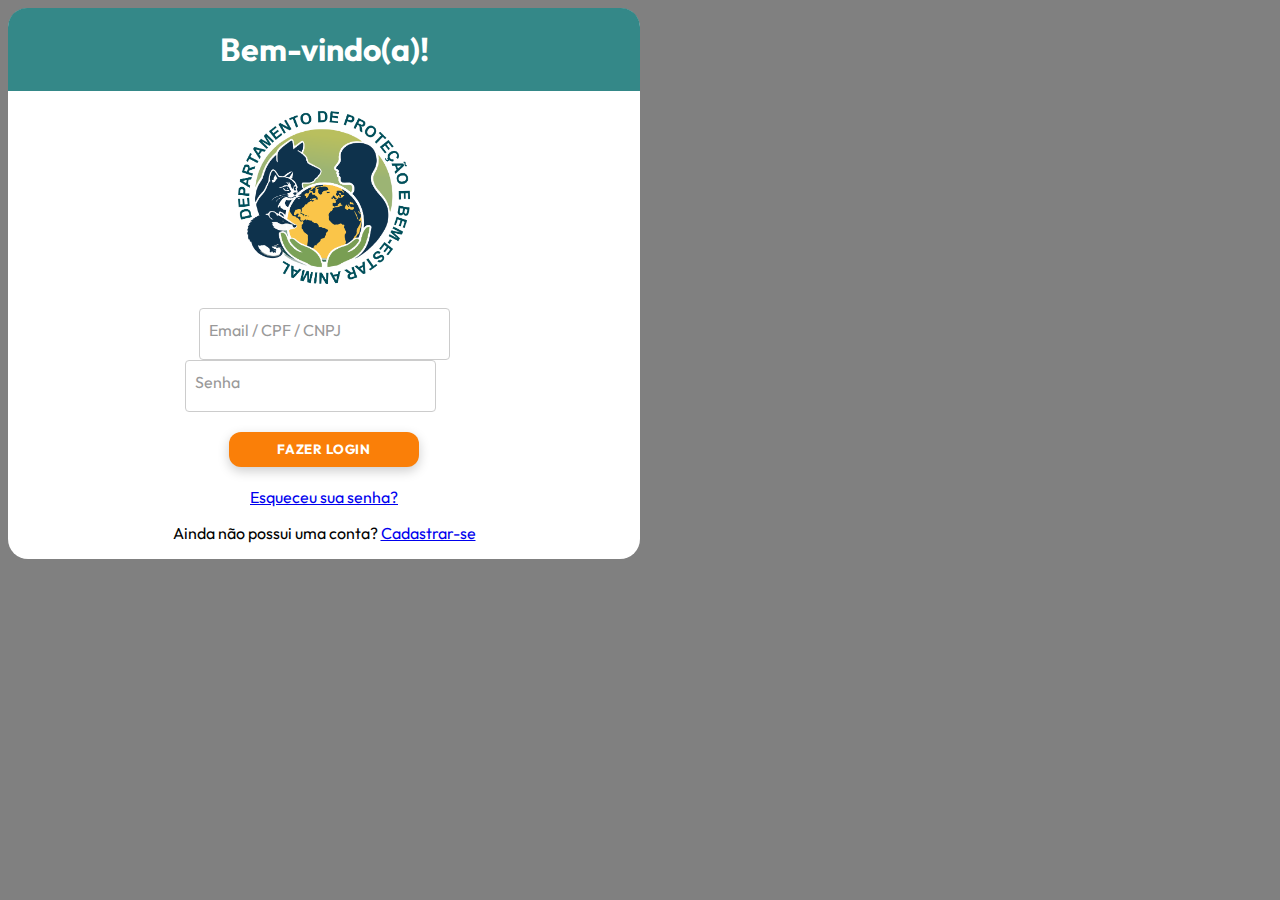
<file: pop-up_login/index.html>
<!DOCTYPE html>
<html lang="pt-BR">
<head>
    <meta charset="UTF-8">
    <meta name="viewport" content="width=device-width, initial-scale=1.0">
    <link rel="stylesheet" href="css/style.css">
    <script src="js/script.js" defer></script>
    <link rel="preconnect" href="https://fonts.googleapis.com">
    <link rel="preconnect" href="https://fonts.gstatic.com" crossorigin>
    <link href="https://fonts.googleapis.com/css2?family=Outfit:wght@100..900&display=swap" rel="stylesheet">
    <title>Document</title>
</head>
<body>
    <section class="form-login">
        <form class="login">
            <div class="title-container">
                <h1 class="title-login">Bem-vindo(a)!</h1>
            </div>
            <div class="logo-container">
                <img src="assets/logo_Bem-EstarAnimal.png" alt="Logotipo Departamento do Bem-Estar Animal" class="logo">
            </div>
            <div class="inputs-container">
                <label for="identificador" class="label-login">Email / CPF / CNPJ</label>
                <input type="text" name="identificador" id="identificador" class="input-login" placeholder=" ">
            </div>
            <div class="inputs-container">
                <label for="senha" class="label-login">Senha</label>
                <div class="inserir-senha-container">
                    <input type="password" name="senha" id="senha" class="input-login" placeholder=" ">
                    <img src="assets/vis_on.svg" alt="" id="vis_on" onclick="mostrarSenha()">
                </div>
            </div>
            <div class="button-container">
                <button type="submit" class="btn-laranja">Fazer Login</button>
            </div>
            <div class="esq-senha-container">
                <a href="#">Esqueceu sua senha?</a>
            </div>
            <div class="cadastro-container">
                <p class="cadastro">Ainda não possui uma conta? <a href="#">Cadastrar-se</a></p>
            </div>
        </form>
    </section>
</body>
</html>
</file>
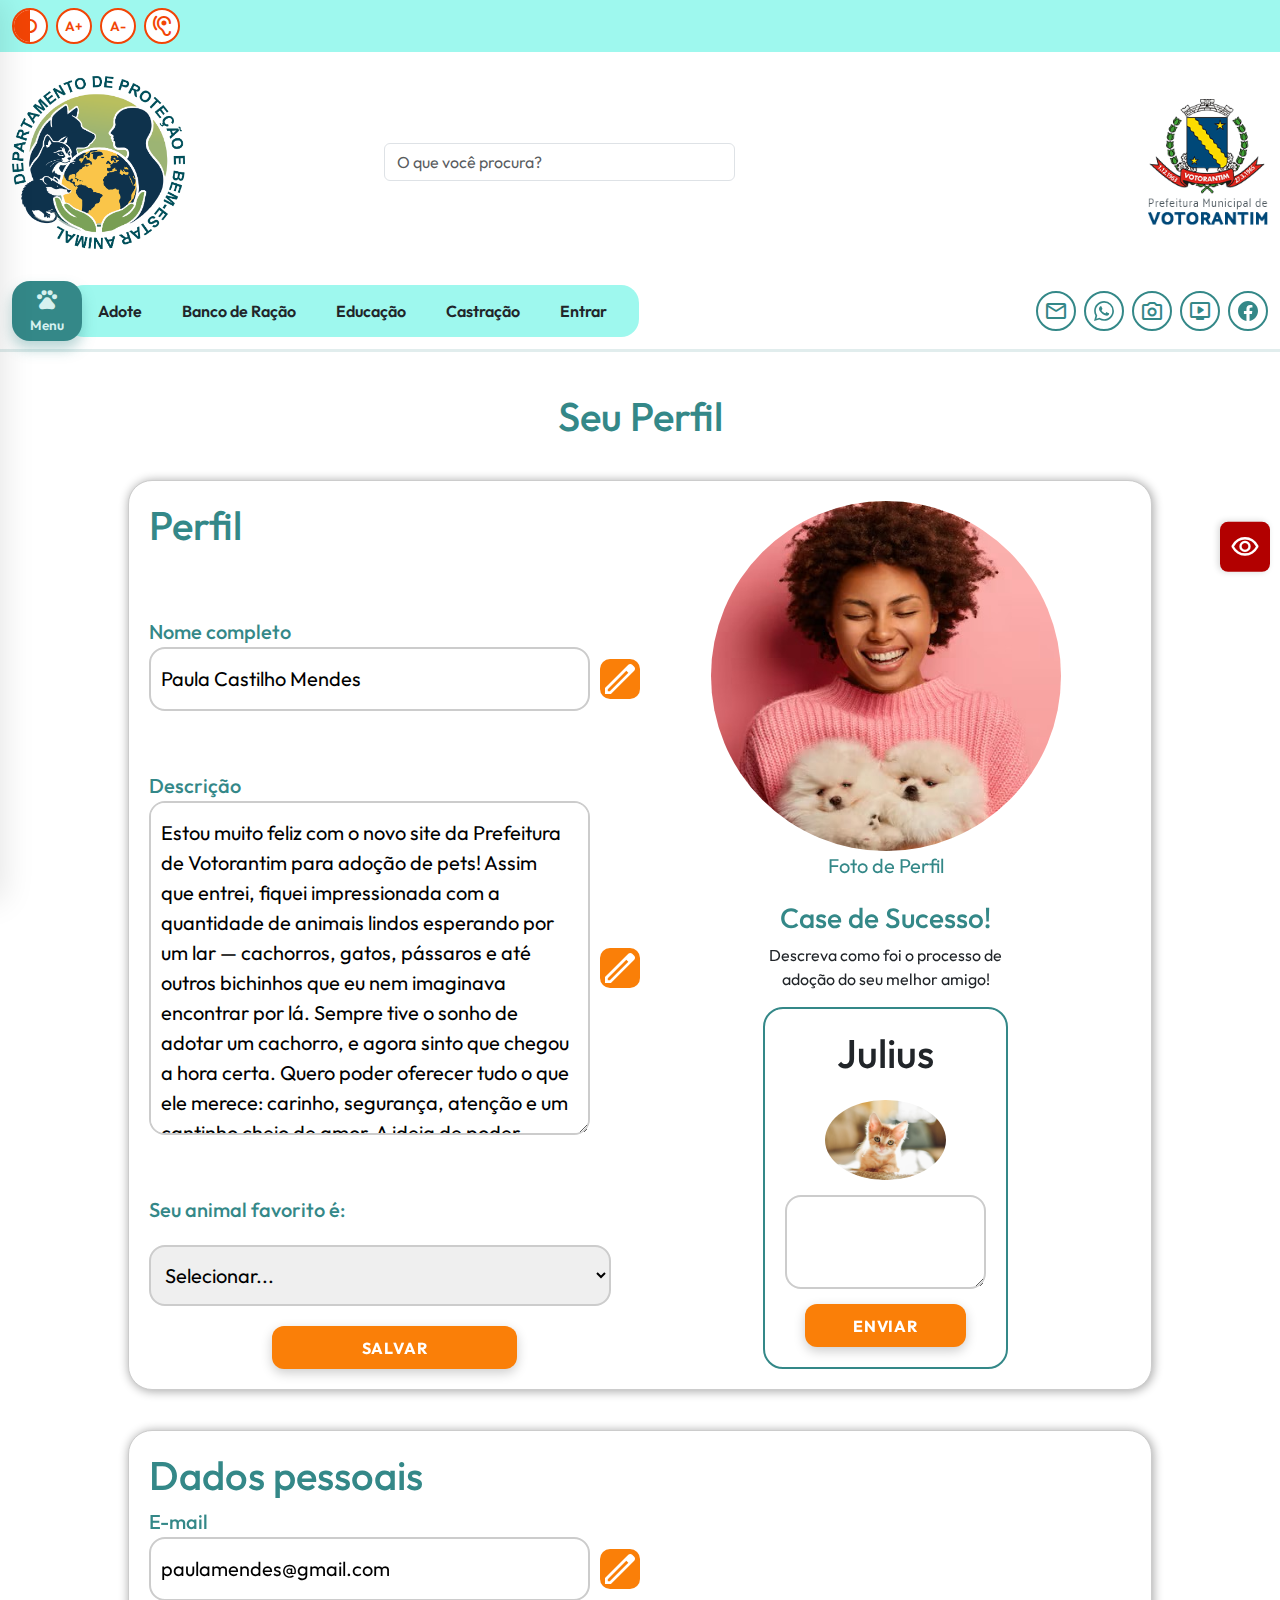
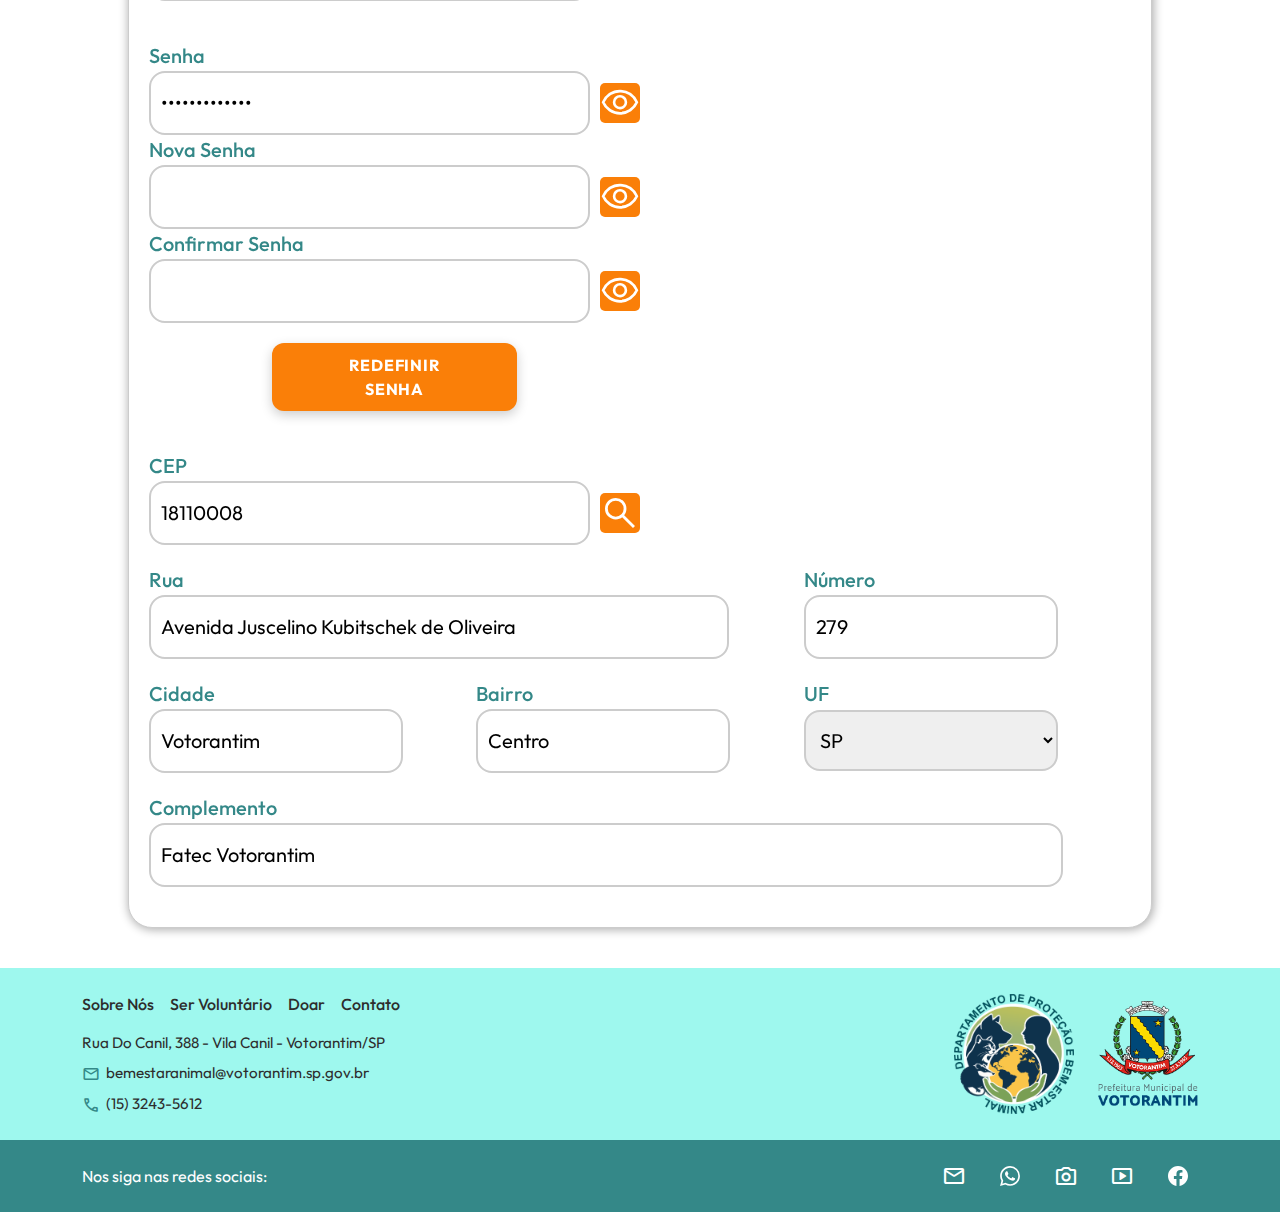
<file: seu-perfil-case-sucesso/index.html>
<!DOCTYPE html>
<html lang="pt-BR">
<head>
    <meta charset="UTF-8">
    <meta name="viewport" content="width=device-width, initial-scale=1.0">
    <title>Departamento do Bem-Estar Animal - Votorantim</title>
    
    <!-- Google Fonts - Outfit -->
    <link rel="preconnect" href="https://fonts.googleapis.com">
    <link rel="preconnect" href="https://fonts.gstatic.com" crossorigin>
    <link href="https://fonts.googleapis.com/css2?family=Outfit:wght@100;200;300;400;500;600;700;800;900&display=swap" rel="stylesheet">
    <!-- Bootstrap 5 CSS -->
    <link href="https://cdn.jsdelivr.net/npm/bootstrap@5.3.2/dist/css/bootstrap.min.css" rel="stylesheet">
    <!-- Material Symbols -->
    <link rel="stylesheet" href="https://fonts.googleapis.com/css2?family=Material+Symbols+Rounded:opsz,wght,FILL,GRAD@24,400,0,0" />
    <!-- Estilo CSS -->
    <link rel="stylesheet" href="css/style.css">
</head>
<body>
    <!-- Barra de Acessibilidade -->
    <div class="barra-acessibilidade bg-light">
        <div class="container-fluid">
            <div class="d-flex justify-content-start align-items-center gap-2 py-2">
                <button class="btn-acessibilidade btn-contraste" aria-label="Contraste">
                    <span class="material-symbols-rounded">fiber_manual_record</span>
                </button>
                <button class="btn-acessibilidade btn-vermelho" id="aumentarFonte">A+</button>
                <button class="btn-acessibilidade btn-vermelho" id="diminuirFonte">A-</button>
                <button class="btn-acessibilidade" aria-label="Modo audiodescrição">
                    <span class="material-symbols-rounded">hearing</span>
                </button>
            </div>
        </div>
    </div>

    <!-- Cabeçalho Principal -->
    <header class="cabecalho">
        <div class="container-fluid">
            <div class="row align-items-center py-4">
                <div class="col-md-3">
                    <a href="../main/index.html"><img src="img/logo_Bem-EstarAnimal.png" alt="Departamento do Bem-Estar Animal" class="logo"></a>
                </div>
                <div class="col-md-4">
                    <div class="d-flex gap-2 align-items-center">
                        <button class="btn btn-buscar" aria-label="Buscar">
                            <span class="material-symbols-rounded">search</span>
                        </button>
                        <input type="text" class="form-control" placeholder="O que você procura?">
                    </div>
                </div>
                <div class="col-md-5 d-flex justify-content-end">
                    <img src="img/logo_prefeituraVotorantim.png" alt="Prefeitura Municipal de Votorantim" class="logo-prefeitura">
                </div>
            </div>
        </div>
    </header>

    <!-- Navegação -->
    <nav class="navegacao">
        <div class="container-fluid">
            <div class="d-flex align-items-center justify-content-between py-2 gap-3">
                <div class="d-flex align-items-center gap-0 flex-wrap">
                    <button class="btn btn-menu" type="button" id="btnMenu" aria-expanded="false">
                        <span class="material-symbols-rounded">pets</span>
                        <span>Menu</span>
                    </button>
                    <div class="barra-nav">
                        <a href="#" class="link-nav">Adote</a>
                        <a href="#" class="link-nav">Banco de Ração</a>
                        <a href="#" class="link-nav">Educação</a>
                        <a href="#" class="link-nav">Castração</a>
                        <a href="../pop-up_login/index.html" class="link-nav">Entrar</a>
                    </div>
                </div>
                <div class="d-flex align-items-center gap-2">
                    <a href="#" class="icone-social" aria-label="E-mail">
                        <span class="material-symbols-rounded">mail</span>
                    </a>
                    <a href="#" class="icone-social" aria-label="WhatsApp">
                        <svg width="20" height="20" viewBox="0 0 24 24" fill="currentColor">
                            <path d="M17.472 14.382c-.297-.149-1.758-.867-2.03-.967-.273-.099-.471-.148-.67.15-.197.297-.767.966-.94 1.164-.173.199-.347.223-.644.075-.297-.15-1.255-.463-2.39-1.475-.883-.788-1.48-1.761-1.653-2.059-.173-.297-.018-.458.13-.606.134-.133.298-.347.446-.52.149-.174.198-.298.298-.497.099-.198.05-.371-.025-.52-.075-.149-.669-1.612-.916-2.207-.242-.579-.487-.5-.669-.51-.173-.008-.371-.01-.57-.01-.198 0-.52.074-.792.372-.272.297-1.04 1.016-1.04 2.479 0 1.462 1.065 2.875 1.213 3.074.149.198 2.096 3.2 5.077 4.487.709.306 1.262.489 1.694.625.712.227 1.36.195 1.871.118.571-.085 1.758-.719 2.006-1.413.248-.694.248-1.289.173-1.413-.074-.124-.272-.198-.57-.347m-5.421 7.403h-.004a9.87 9.87 0 01-5.031-1.378l-.361-.214-3.741.982.998-3.648-.235-.374a9.86 9.86 0 01-1.51-5.26c.001-5.45 4.436-9.884 9.888-9.884 2.64 0 5.122 1.03 6.988 2.898a9.825 9.825 0 012.893 6.994c-.003 5.45-4.437 9.884-9.885 9.884m8.413-18.297A11.815 11.815 0 0012.05 0C5.495 0 .16 5.335.157 11.892c0 2.096.547 4.142 1.588 5.945L.057 24l6.305-1.654a11.882 11.882 0 005.683 1.448h.005c6.554 0 11.89-5.335 11.893-11.893a11.821 11.821 0 00-3.48-8.413Z"/>
                        </svg>
                    </a>
                    <a href="#" class="icone-social" aria-label="Instagram">
                        <span class="material-symbols-rounded">photo_camera</span>
                    </a>
                    <a href="#" class="icone-social" aria-label="YouTube">
                        <span class="material-symbols-rounded">live_tv</span>
                    </a>
                    <a href="#" class="icone-social" aria-label="Facebook">
                        <svg width="20" height="20" viewBox="0 0 24 24" fill="currentColor">
                            <path d="M24 12.073c0-6.627-5.373-12-12-12s-12 5.373-12 12c0 5.99 4.388 10.954 10.125 11.854v-8.385H7.078v-3.47h3.047V9.43c0-3.007 1.792-4.669 4.533-4.669 1.312 0 2.686.235 2.686.235v2.953H15.83c-1.491 0-1.956.925-1.956 1.874v2.25h3.328l-.532 3.47h-2.796v8.385C19.612 23.027 24 18.062 24 12.073z"/>
                        </svg>
                    </a>
                </div>
            </div>
        </div>
    </nav>

    <!-- Menu Lateral -->
    <div class="overlay-menu" id="overlayMenu"></div>
    <aside class="menu-lateral" id="menuLateral" aria-hidden="true">
        <header class="header-menu">
            <div class="badge-menu">
                <span class="material-symbols-rounded">pets</span>
                <span>Menu</span>
            </div>
            <button class="btn-close-menu" id="fecharMenu" aria-label="Fechar menu">&times;</button>
        </header>
        <div class="conteudo-menu">
            <h2 class="titulo-menu">MENU</h2>

            <section class="secao-menu">
                <h3 class="titulo-secao-menu">Adote</h3>
                <ul class="lista-menu">
                    <li><a href="#" class="link-menu">Adoção Responsável</a></li>
                    <li><a href="#" class="link-menu">Lar Temporário</a></li>
                    <li><a href="#" class="link-menu">Sleepover (Festa do Pijama)</a></li>
                    <li><a href="#" class="link-menu">Dia do Passeio</a></li>
                    <li><a href="#" class="link-menu">Protetores Independentes</a></li>
                </ul>
            </section>

            <section class="secao-menu">
                <h3 class="titulo-secao-menu">Banco de Ração</h3>
                <ul class="lista-menu">
                    <li><a href="#" class="link-menu">Ser Doador</a></li>
                    <li><a href="#" class="link-menu">Solicitar Doação</a></li>
                </ul>
            </section>

            <section class="secao-menu">
                <h3 class="titulo-secao-menu">Educação</h3>
                <ul class="lista-menu">
                    <li><a href="#" class="link-menu">Programa Escolar em Bem Estar Animal</a></li>
                    <li><a href="#" class="link-menu">Programa de Educação Canina</a></li>
                    <li><a href="#" class="link-menu">Programa de Educação Comunitária</a></li>
                    <li><a href="#" class="link-menu">Cartilhas</a></li>
                </ul>
            </section>

            <section class="secao-menu">
                <h3 class="titulo-secao-menu">Castração</h3>
                <ul class="lista-menu">
                    <li><a href="#" class="link-menu">Cadastro</a></li>
                    <li><a href="#" class="link-menu">Status do Pedido</a></li>
                    <li><a href="#" class="link-menu">Orientações</a></li>
                </ul>
            </section>
        </div>
    </aside>

    <main class="seu-perfil">
        <h1 class="title" style="margin: 40px;">Seu Perfil</h1>
        <section class="perfil">
            <div class="lado-esquerdo">
                <h1 class="title">Perfil</h1>
                <div class="perfil-info" id="info-nome">
                    <label for="input-perfil-nome" class="cadastro-label">Nome completo</label>
                    <div class="input-container">
                        <input type="text" value="Paula Castilho Mendes" name="input-perfil-nome" id="input-perfil-nome" class="cadastro-input" readonly>
                        <img src="img/edit_40dp_FFFFFF_FILL0_wght400_GRAD0_opsz40.svg" alt="" id="edit-nome" class="edit" onclick="editarNome()">
                    </div>
                    <button type="button" class="btn-laranja" id="botao-salvar-nome" onclick="salvarNome()">Salvar</button>
                </div>
                <div class="perfil-info" id="info-desc">
                    <label for="perfil-textarea-desc" class="cadastro-label">Descrição</label>
                    <div class="input-container">
                        <textarea rows="10" id="perfil-textarea-desc" class="cadastro-input" readonly>Estou muito feliz com o novo site da Prefeitura de Votorantim para adoção de pets! Assim que entrei, fiquei impressionada com a quantidade de animais lindos esperando por um lar — cachorros, gatos, pássaros e até outros bichinhos que eu nem imaginava encontrar por lá. Sempre tive o sonho de adotar um cachorro, e agora sinto que chegou a hora certa. Quero poder oferecer tudo o que ele merece: carinho, segurança, atenção e um cantinho cheio de amor. A ideia de poder mudar a vida de um animal e, ao mesmo tempo, transformar a minha me deixa muito animada. Já fico imaginando os passeios, as brincadeiras e até as bagunças que virão. Adotar é um gesto de amor, e esse novo site torna tudo mais fácil e acessível. Mal posso esperar para encontrar meu novo melhor amigo!</textarea>
                        <img src="img/edit_40dp_FFFFFF_FILL0_wght400_GRAD0_opsz40.svg" alt="" id="edit-desc" class="edit" onclick="editarDesc()">
                    </div>
                    <button type="button" class="btn-laranja" id="botao-salvar-desc" onclick="salvarDesc()">Salvar</button>
                </div>

                <div class="perfil-info" id="info-animal-fav">
                    <label for="animal-fav" class="cadastro-label">Seu animal favorito é:</label>
                    <select name="animal-fav" id="animal-fav" class="cadastro-input">
                        <option value="">Selecionar...</option>
                        <option value="cachorro">Cachorro</option>
                        <option value="gato">Gato</option>
                        <option value="peixe">Peixe</option>
                        <option value="passaro">Pássaro</option>
                        <option value="hamster">Hamster</option>
                        <option value="porquinho-india">Porquinho da Índia</option>
                        <option value="sarue">Saruê</option>
                        <option value="outro">Outro...</option>
                    </select>
                    <div class="input-oculto oculto" id="input-oculto">
                        <input type="text" name="input-perfil-animal-fav" id="input-perfil-animal-fav" class="cadastro-input">
                        <img src="img/cancelar.svg" alt="" class="btn-cancelar" id="btn-cancelar-outro" title="Voltar para a lista">
                    </div>
                    <button type="button" class="btn-laranja" id="botao-salvar-animal-fav" onclick="animalFavorito()">Salvar</button>
                </div>
            </div>
            <div class="lado-direito">
                <div class="perfil-info" id="info-img">
                    <img src="img/foto-dona-cachorros.jpg" alt="Foto de Perfil" class="foto-perfil">
                    <a href="#" class="edit-perfil" id="edit-perfil">Foto de Perfil</a>
                </div>
                
                <div class="adocao-container">
                    <h3 class="title">Case de Sucesso!</h3>
                    <p class="text-center">Descreva como foi o processo de <br>adoção do seu melhor amigo!</p>
                    <div class="perfil-info" id="info-adocao">
                    
                        <h1 class="p-adocao">Julius</h1>
                        <img src="img/gato-autista-Petlove.jpg" alt="Gato" class="img-animal">
                        <textarea name="textarea-case-sucesso" id="textarea-case-sucesso" class="cadastro-input"></textarea>
                        <a href="#" class="link-responder"><button type="button" class="btn-laranja" id="botao-responder">Enviar</button></a>
                    </div>
                </div>
            </div>
        </section>

        <section class="dados-pessoais">
            <h1 class="title">Dados pessoais</h1>

            <div class="dados-info">
                <label for="input-dados-email" class="cadastro-label">E-mail</label>
                <div class="input-container">
                    <input type="text" value="paulamendes@gmail.com" name="input-perfil-email" id="input-perfil-email" class="cadastro-input" readonly>
                    <img src="img/edit_40dp_FFFFFF_FILL0_wght400_GRAD0_opsz40.svg" alt="" id="edit-email" class="edit" onclick="editarEmail()">
                </div>
                <button type="button" class="btn-laranja" id="botao-salvar-email" onclick="salvarEmail()">Salvar</button>
            </div>

            <div class="dados-info" id="info-senha">
                <label for="input-dados-senha" class="cadastro-label">Senha</label>
                <div class="input-container">
                    <input type="password" value="caramelo12345" name="input-dados-senha" id="input-dados-senha" class="cadastro-input">
                    <img src="img/vis_on.svg" alt="Mostrar Senha" id="vis-on" onclick="mostrarSenha()" class="vis-on">
                </div>

                <label for="input-dados-nova-senha" class="cadastro-label">Nova Senha</label>
                <div class="input-container">
                    <input type="password" name="input-dados-nova-senha" id="input-dados-nova-senha" class="cadastro-input">
                    <img src="img/vis_on.svg" alt="Mostrar Senha" id="vis-on-2" onclick="mostrarNovaSenha()" class="vis-on">
                </div>

                <label for="input-dados-conf-senha" class="cadastro-label">Confirmar Senha</label>
                <div class="input-container">
                    <input type="password" name="input-dados-conf-senha" id="input-dados-conf-senha" class="cadastro-input">
                    <img src="img/vis_on.svg" alt="Mostrar Senha" id="vis-on-3" onclick="mostrarConfSenha()" class="vis-on">
                </div>
                <button class="btn-laranja" id="redef-senha">Redefinir Senha</button>
            </div>
            <div class="dados-info" id="info-cep">
                <label for="cep" class="cadastro-label">CEP</label>
                <div class="input-container">
                    <input type="text" value="18110008" name="cep" id="cep" class="cadastro-input" maxlength="8">
                    <img src="img/lupa.svg" alt="Pesquisar CEP" id="pesquisar-cep" onclick="pesquisarCEP()" class="icon">
                </div>
            </div>
            <table>
                <tr class="data-label">
                    <th colspan="2"><label for="cadastro-input-rua" id="cadastro-label-rua" class="cadastro-label">Rua</label></th>
                    <th><label for="cadastro-input-numero" class="cadastro-label">Número</label></th>
                </tr>
                <tr class="data-input">
                    <td colspan="2"><input type="text" value="Avenida Juscelino Kubitschek de Oliveira" id="cadastro-input-rua" class="cadastro-input-locale"></td>
                    <td><input type="text" value="279" id="cadastro-input-numero" class="cadastro-input-locale"></td>
                </tr>
                <tr class="data-label">
                    <th class="data-container"><label for="cadastro-input-cidade" class="cadastro-label">Cidade</label></th>
                    <th class="data-container"><label for="cadastro-input-bairro" class="cadastro-label">Bairro</label></th>
                    <th class="data-container"><label for="cadastro-input-uf" class="cadastro-label">UF</label></th>
                </tr>

                <tr class="data-input">
                    <td class="data-container"><input type="text" value="Votorantim" id="cadastro-input-cidade"  class="cadastro-input-locale"></td>
                    <td class="data-container"><input type="text" value="Centro" id="cadastro-input-bairro"  class="cadastro-input-locale"></td>
                    <td class="data-container">
                        <select type="text" id="cadastro-input-uf"  class="cadastro-input-locale">
                            <option value="acre">AC</option>
                            <option value="alagoas">AL</option>
                            <option value="amazonas">AM</option>
                            <option value="bahia">BA</option>
                            <option value="ceara">CE</option>
                            <option value="distrito-federal">DF</option>
                            <option value="espirito-santo">ES</option>
                            <option value="goias">GO</option>
                            <option value="maranhao">MA</option>
                            <option value="mato-grosso">MT</option>
                            <option value="mato-grosso-sul">MS</option>
                            <option value="minas-gerais">MG</option>
                            <option value="para">PA</option>
                            <option value="paraiba">PB</option>
                            <option value="parana">PR</option>
                            <option value="pernambuco">PE</option>
                            <option value="piaui">PI</option>
                            <option value="rio-de-janeiro">RJ</option>
                            <option value="rio-grande-norte">RN</option>
                            <option value="rio-grande-sul">RS</option>
                            <option value="rondonia">RO</option>
                            <option value="roraima">RR</option>
                            <option value="santa-catarina">SC</option>
                            <option value="sao-paulo" selected>SP</option>
                            <option value="sergipe">SE</option>
                            <option value="tocantins">TO</option>
                        </select>
                    </td>
                </tr>

                <tr>
                    <th colspan="3"><label for="cadastro-input-complemento" class="cadastro-label">Complemento</label></th>
                </tr>
                <tr>
                    <td colspan="3"><input type="text" value="Fatec Votorantim" id="cadastro-input-complemento" class="cadastro-input-locale"></td>
                </tr>
            </table> 
        </section>
    </main>

    <!-- Filtro de Acessibilidade -->
    <div class="filtro-wrapper">
        <button class="filtro-icone" id="btnFiltroDaltonismo" aria-label="Abrir filtro de daltonismo" aria-expanded="false">
            <span class="material-symbols-rounded">visibility</span>
            <div class="filtro-banner-hover">
                <span class="filtro-banner-texto">DALTONISMO</span>
            </div>
        </button>
        <div class="filtro-acessibilidade" id="filtroDaltonismo">
            <div class="filtro-conteudo">
                <span class="filtro-texto">FILTRO DE DALTONISMO</span>
                <select class="filtro-select">
                    <option selected>Cores Padrão</option>
                    <option>Protanopia</option>
                    <option>Deuteranopia</option>
                    <option>Tritanopia</option>
                </select>
            </div>
        </div>
    </div>

    <!-- Rodapé -->
    <footer class="rodape">
        <div class="rodape-topo">
            <div class="container py-4">
                <div class="row align-items-center">
                    <div class="col-md-6">
                        <div class="d-flex flex-column gap-3">
                            <div class="d-flex flex-wrap gap-3">
                                <a href="#" class="link-rodape">Sobre Nós</a>
                                <a href="#" class="link-rodape">Ser Voluntário</a>
                                <a href="#" class="link-rodape">Doar</a>
                                <a href="#" class="link-rodape">Contato</a>
                            </div>
                            <div class="d-flex flex-column gap-2">
                                <p class="mb-0">Rua Do Canil, 388 - Vila Canil - Votorantim/SP</p>
                                <p class="mb-0">
                                    <span class="material-symbols-rounded">mail</span>
                                    bemestaranimal@votorantim.sp.gov.br
                                </p>
                                <p class="mb-0">
                                    <span class="material-symbols-rounded">phone</span>
                                    (15) 3243-5612
                                </p>
                            </div>
                        </div>
                    </div>
                    <div class="col-md-6 d-flex justify-content-end align-items-center gap-4">
                        <img src="img/logo_Bem-EstarAnimal.png" alt="Departamento do Bem-Estar Animal" class="logo-departamento">
                        <img src="img/logo_prefeituraVotorantim.png" alt="Prefeitura Municipal de Votorantim" class="logo-prefeitura">
                    </div>
                </div>
            </div>
        </div>
        <div class="rodape-base text-white">
            <div class="container py-3">
                <div class="d-flex justify-content-between align-items-center">
                    <p class="mb-0">Nos siga nas redes sociais:</p>
                    <div class="d-flex gap-3">
                        <a href="#" class="icone-social-rodape" aria-label="Email">
                            <span class="material-symbols-rounded">mail</span>
                        </a>
                        <a href="#" class="icone-social-rodape" aria-label="WhatsApp">
                            <svg width="20" height="20" viewBox="0 0 24 24" fill="currentColor">
                                <path d="M17.472 14.382c-.297-.149-1.758-.867-2.03-.967-.273-.099-.471-.148-.67.15-.197.297-.767.966-.94 1.164-.173.199-.347.223-.644.075-.297-.15-1.255-.463-2.39-1.475-.883-.788-1.48-1.761-1.653-2.059-.173-.297-.018-.458.13-.606.134-.133.298-.347.446-.52.149-.174.198-.298.298-.497.099-.198.05-.371-.025-.52-.075-.149-.669-1.612-.916-2.207-.242-.579-.487-.5-.669-.51-.173-.008-.371-.01-.57-.01-.198 0-.52.074-.792.372-.272.297-1.04 1.016-1.04 2.479 0 1.462 1.065 2.875 1.213 3.074.149.198 2.096 3.2 5.077 4.487.709.306 1.262.489 1.694.625.712.227 1.36.195 1.871.118.571-.085 1.758-.719 2.006-1.413.248-.694.248-1.289.173-1.413-.074-.124-.272-.198-.57-.347m-5.421 7.403h-.004a9.87 9.87 0 01-5.031-1.378l-.361-.214-3.741.982.998-3.648-.235-.374a9.86 9.86 0 01-1.51-5.26c.001-5.45 4.436-9.884 9.888-9.884 2.64 0 5.122 1.03 6.988 2.898a9.825 9.825 0 012.893 6.994c-.003 5.45-4.437 9.884-9.885 9.884m8.413-18.297A11.815 11.815 0 0012.05 0C5.495 0 .16 5.335.157 11.892c0 2.096.547 4.142 1.588 5.945L.057 24l6.305-1.654a11.882 11.882 0 005.683 1.448h.005c6.554 0 11.89-5.335 11.893-11.893a11.821 11.821 0 00-3.48-8.413Z"/>
                            </svg>
                        </a>
                        <a href="#" class="icone-social-rodape" aria-label="Instagram">
                            <span class="material-symbols-rounded">photo_camera</span>
                        </a>
                        <a href="#" class="icone-social-rodape" aria-label="YouTube">
                            <span class="material-symbols-rounded">smart_display</span>
                        </a>
                        <a href="#" class="icone-social-rodape" aria-label="Facebook">
                            <svg width="20" height="20" viewBox="0 0 24 24" fill="currentColor">
                                <path d="M24 12.073c0-6.627-5.373-12-12-12s-12 5.373-12 12c0 5.99 4.388 10.954 10.125 11.854v-8.385H7.078v-3.47h3.047V9.43c0-3.007 1.792-4.669 4.533-4.669 1.312 0 2.686.235 2.686.235v2.953H15.83c-1.491 0-1.956.925-1.956 1.874v2.25h3.328l-.532 3.47h-2.796v8.385C19.612 23.027 24 18.062 24 12.073z"/>
                            </svg>
                        </a>
                    </div>
                </div>
            </div>
        </div>
    </footer>

    <!-- VLibras -->
    <div class="vlibras-wrapper">
        <div vw class="enabled">
            <div vw-access-button class="active"></div>
            <div vw-plugin-wrapper>
                <div class="vw-plugin-top-wrapper"></div>
            </div>
        </div>
        <div class="vlibras-banner-hover">
            <span class="vlibras-banner-texto">Acessível com<br>VLibras</span>
        </div>
    </div>
    <script src="https://vlibras.gov.br/app/vlibras-plugin.js"></script>
    <script>
        new window.VLibras.Widget('https://vlibras.gov.br/app');
    </script>

    <!-- Bootstrap 5 JS Bundle -->
    <script src="https://cdn.jsdelivr.net/npm/bootstrap@5.3.2/dist/js/bootstrap.bundle.min.js"></script>
    <!-- Javascript -->
    <script src="js/script.js"></script>
</body>
</html>
</file>
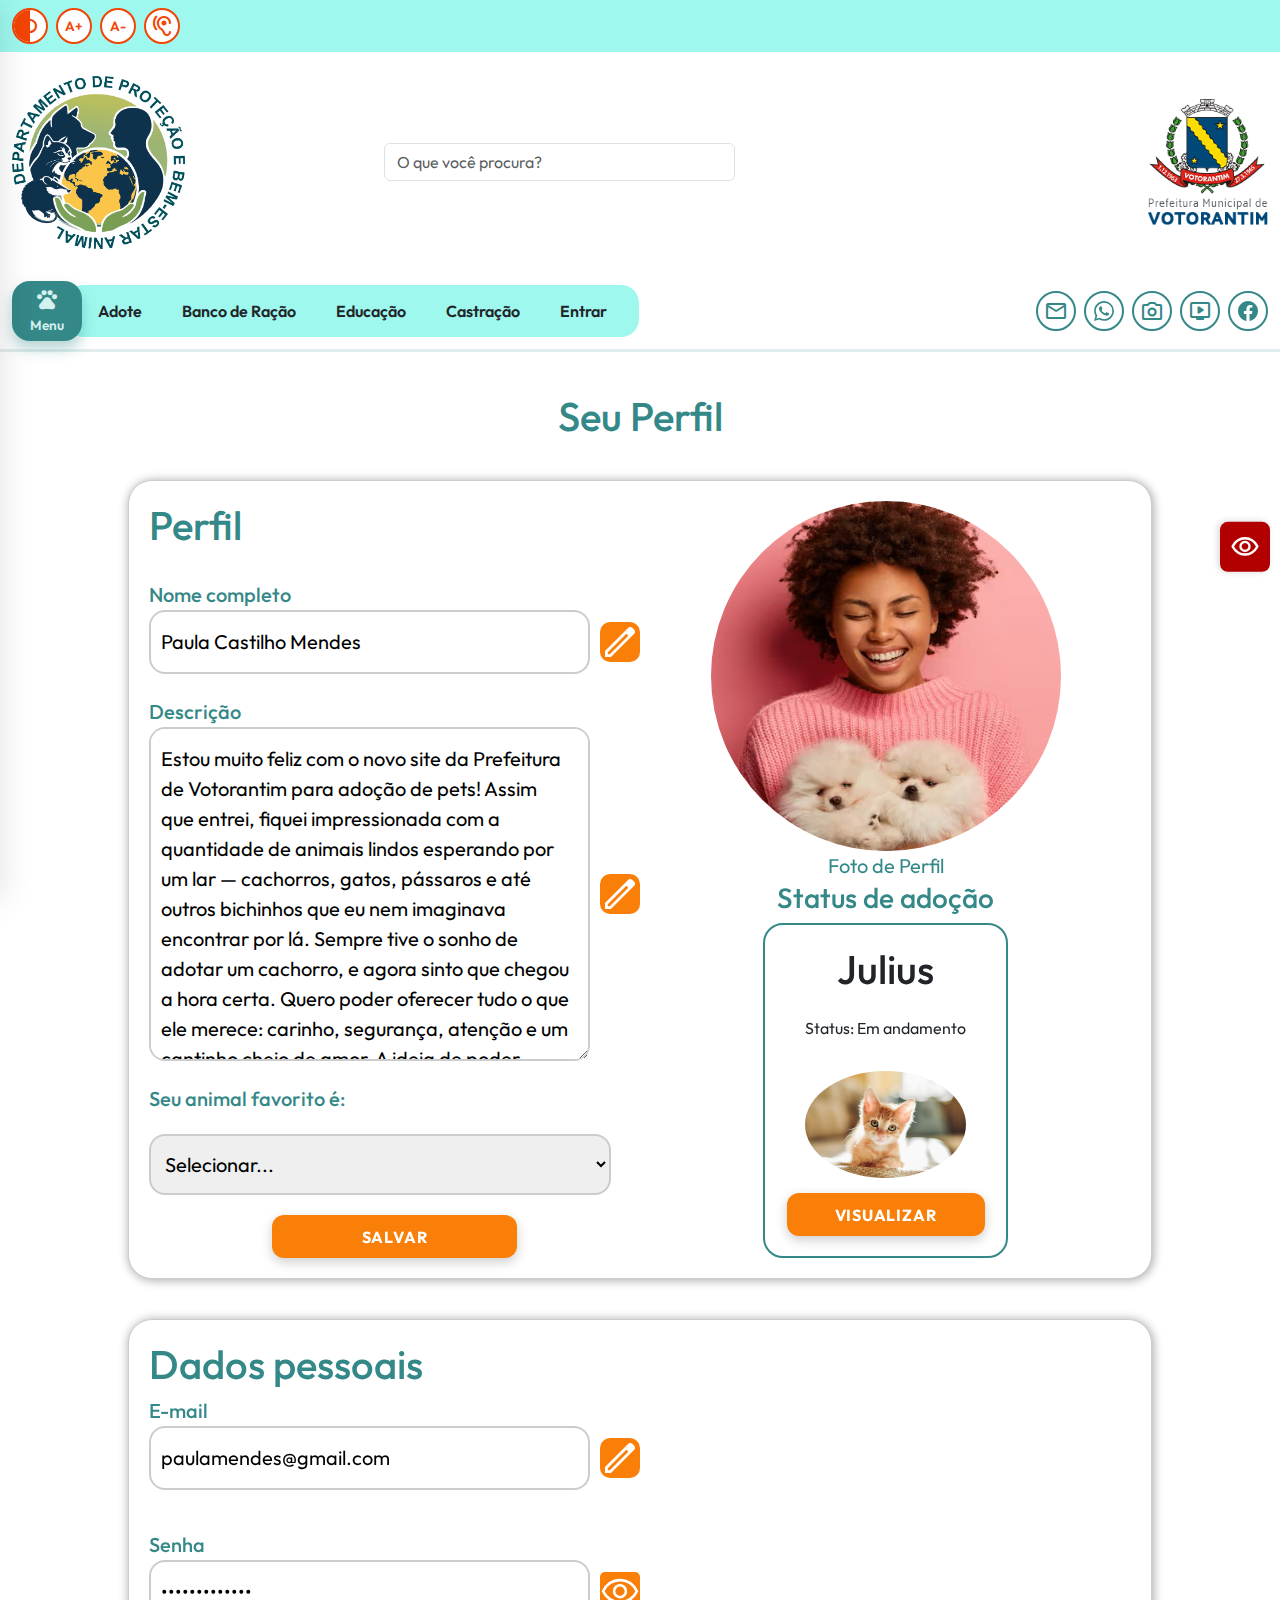
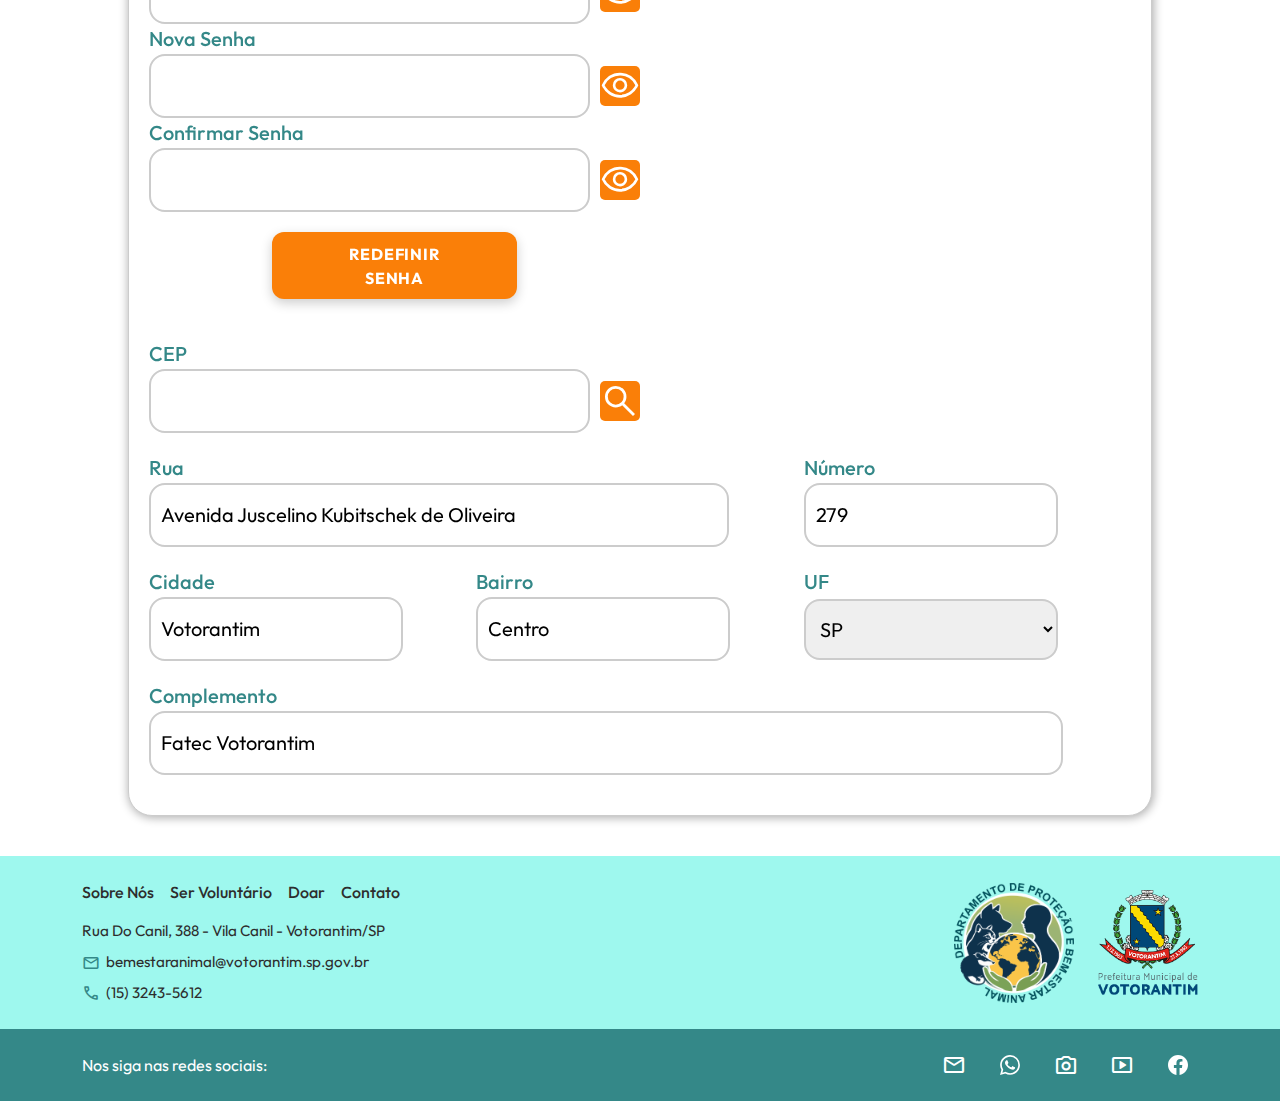
<file: seu-perfil-em-andamento/index.html>
<!DOCTYPE html>
<html lang="pt-BR">
<head>
    <meta charset="UTF-8">
    <meta name="viewport" content="width=device-width, initial-scale=1.0">
    <title>Departamento do Bem-Estar Animal - Votorantim</title>
    
    <!-- Google Fonts - Outfit -->
    <link rel="preconnect" href="https://fonts.googleapis.com">
    <link rel="preconnect" href="https://fonts.gstatic.com" crossorigin>
    <link href="https://fonts.googleapis.com/css2?family=Outfit:wght@100;200;300;400;500;600;700;800;900&display=swap" rel="stylesheet">
    <!-- Bootstrap 5 CSS -->
    <link href="https://cdn.jsdelivr.net/npm/bootstrap@5.3.2/dist/css/bootstrap.min.css" rel="stylesheet">
    <!-- Material Symbols -->
    <link rel="stylesheet" href="https://fonts.googleapis.com/css2?family=Material+Symbols+Rounded:opsz,wght,FILL,GRAD@24,400,0,0" />
    <!-- Estilo CSS -->
    <link rel="stylesheet" href="css/style.css">
</head>
<body>
    <!-- Barra de Acessibilidade -->
    <div class="barra-acessibilidade bg-light">
        <div class="container-fluid">
            <div class="d-flex justify-content-start align-items-center gap-2 py-2">
                <button class="btn-acessibilidade btn-contraste" aria-label="Contraste">
                    <span class="material-symbols-rounded">fiber_manual_record</span>
                </button>
                <button class="btn-acessibilidade btn-vermelho" id="aumentarFonte">A+</button>
                <button class="btn-acessibilidade btn-vermelho" id="diminuirFonte">A-</button>
                <button class="btn-acessibilidade" aria-label="Modo audiodescrição">
                    <span class="material-symbols-rounded">hearing</span>
                </button>
            </div>
        </div>
    </div>

    <!-- Cabeçalho Principal -->
    <header class="cabecalho">
        <div class="container-fluid">
            <div class="row align-items-center py-4">
                <div class="col-md-3">
                    <a href="../main/index.html"><img src="img/logo_Bem-EstarAnimal.png" alt="Departamento do Bem-Estar Animal" class="logo"></a>
                </div>
                <div class="col-md-4">
                    <div class="d-flex gap-2 align-items-center">
                        <button class="btn btn-buscar" aria-label="Buscar">
                            <span class="material-symbols-rounded">search</span>
                        </button>
                        <input type="text" class="form-control" placeholder="O que você procura?">
                    </div>
                </div>
                <div class="col-md-5 d-flex justify-content-end">
                    <img src="img/logo_prefeituraVotorantim.png" alt="Prefeitura Municipal de Votorantim" class="logo-prefeitura">
                </div>
            </div>
        </div>
    </header>

    <!-- Navegação -->
    <nav class="navegacao">
        <div class="container-fluid">
            <div class="d-flex align-items-center justify-content-between py-2 gap-3">
                <div class="d-flex align-items-center gap-0 flex-wrap">
                    <button class="btn btn-menu" type="button" id="btnMenu" aria-expanded="false">
                        <span class="material-symbols-rounded">pets</span>
                        <span>Menu</span>
                    </button>
                    <div class="barra-nav">
                        <a href="#" class="link-nav">Adote</a>
                        <a href="#" class="link-nav">Banco de Ração</a>
                        <a href="#" class="link-nav">Educação</a>
                        <a href="#" class="link-nav">Castração</a>
                        <a href="../pop-up_login/index.html" class="link-nav">Entrar</a>
                    </div>
                </div>
                <div class="d-flex align-items-center gap-2">
                    <a href="#" class="icone-social" aria-label="E-mail">
                        <span class="material-symbols-rounded">mail</span>
                    </a>
                    <a href="#" class="icone-social" aria-label="WhatsApp">
                        <svg width="20" height="20" viewBox="0 0 24 24" fill="currentColor">
                            <path d="M17.472 14.382c-.297-.149-1.758-.867-2.03-.967-.273-.099-.471-.148-.67.15-.197.297-.767.966-.94 1.164-.173.199-.347.223-.644.075-.297-.15-1.255-.463-2.39-1.475-.883-.788-1.48-1.761-1.653-2.059-.173-.297-.018-.458.13-.606.134-.133.298-.347.446-.52.149-.174.198-.298.298-.497.099-.198.05-.371-.025-.52-.075-.149-.669-1.612-.916-2.207-.242-.579-.487-.5-.669-.51-.173-.008-.371-.01-.57-.01-.198 0-.52.074-.792.372-.272.297-1.04 1.016-1.04 2.479 0 1.462 1.065 2.875 1.213 3.074.149.198 2.096 3.2 5.077 4.487.709.306 1.262.489 1.694.625.712.227 1.36.195 1.871.118.571-.085 1.758-.719 2.006-1.413.248-.694.248-1.289.173-1.413-.074-.124-.272-.198-.57-.347m-5.421 7.403h-.004a9.87 9.87 0 01-5.031-1.378l-.361-.214-3.741.982.998-3.648-.235-.374a9.86 9.86 0 01-1.51-5.26c.001-5.45 4.436-9.884 9.888-9.884 2.64 0 5.122 1.03 6.988 2.898a9.825 9.825 0 012.893 6.994c-.003 5.45-4.437 9.884-9.885 9.884m8.413-18.297A11.815 11.815 0 0012.05 0C5.495 0 .16 5.335.157 11.892c0 2.096.547 4.142 1.588 5.945L.057 24l6.305-1.654a11.882 11.882 0 005.683 1.448h.005c6.554 0 11.89-5.335 11.893-11.893a11.821 11.821 0 00-3.48-8.413Z"/>
                        </svg>
                    </a>
                    <a href="#" class="icone-social" aria-label="Instagram">
                        <span class="material-symbols-rounded">photo_camera</span>
                    </a>
                    <a href="#" class="icone-social" aria-label="YouTube">
                        <span class="material-symbols-rounded">live_tv</span>
                    </a>
                    <a href="#" class="icone-social" aria-label="Facebook">
                        <svg width="20" height="20" viewBox="0 0 24 24" fill="currentColor">
                            <path d="M24 12.073c0-6.627-5.373-12-12-12s-12 5.373-12 12c0 5.99 4.388 10.954 10.125 11.854v-8.385H7.078v-3.47h3.047V9.43c0-3.007 1.792-4.669 4.533-4.669 1.312 0 2.686.235 2.686.235v2.953H15.83c-1.491 0-1.956.925-1.956 1.874v2.25h3.328l-.532 3.47h-2.796v8.385C19.612 23.027 24 18.062 24 12.073z"/>
                        </svg>
                    </a>
                </div>
            </div>
        </div>
    </nav>

    <!-- Menu Lateral -->
    <div class="overlay-menu" id="overlayMenu"></div>
    <aside class="menu-lateral" id="menuLateral" aria-hidden="true">
        <header class="header-menu">
            <div class="badge-menu">
                <span class="material-symbols-rounded">pets</span>
                <span>Menu</span>
            </div>
            <button class="btn-close-menu" id="fecharMenu" aria-label="Fechar menu">&times;</button>
        </header>
        <div class="conteudo-menu">
            <h2 class="titulo-menu">MENU</h2>

            <section class="secao-menu">
                <h3 class="titulo-secao-menu">Adote</h3>
                <ul class="lista-menu">
                    <li><a href="#" class="link-menu">Adoção Responsável</a></li>
                    <li><a href="#" class="link-menu">Lar Temporário</a></li>
                    <li><a href="#" class="link-menu">Sleepover (Festa do Pijama)</a></li>
                    <li><a href="#" class="link-menu">Dia do Passeio</a></li>
                    <li><a href="#" class="link-menu">Protetores Independentes</a></li>
                </ul>
            </section>

            <section class="secao-menu">
                <h3 class="titulo-secao-menu">Banco de Ração</h3>
                <ul class="lista-menu">
                    <li><a href="#" class="link-menu">Ser Doador</a></li>
                    <li><a href="#" class="link-menu">Solicitar Doação</a></li>
                </ul>
            </section>

            <section class="secao-menu">
                <h3 class="titulo-secao-menu">Educação</h3>
                <ul class="lista-menu">
                    <li><a href="#" class="link-menu">Programa Escolar em Bem Estar Animal</a></li>
                    <li><a href="#" class="link-menu">Programa de Educação Canina</a></li>
                    <li><a href="#" class="link-menu">Programa de Educação Comunitária</a></li>
                    <li><a href="#" class="link-menu">Cartilhas</a></li>
                </ul>
            </section>

            <section class="secao-menu">
                <h3 class="titulo-secao-menu">Castração</h3>
                <ul class="lista-menu">
                    <li><a href="#" class="link-menu">Cadastro</a></li>
                    <li><a href="#" class="link-menu">Status do Pedido</a></li>
                    <li><a href="#" class="link-menu">Orientações</a></li>
                </ul>
            </section>
        </div>
    </aside>

    <main class="seu-perfil">
        <h1 class="title" style="margin: 40px;">Seu Perfil</h1>
        <section class="perfil">
            <div class="lado-esquerdo">
                <h1 class="title">Perfil</h1>
                <div class="perfil-info" id="info-nome">
                    <label for="input-perfil-nome" class="cadastro-label">Nome completo</label>
                    <div class="input-container">
                        <input type="text" value="Paula Castilho Mendes" name="input-perfil-nome" id="input-perfil-nome" class="cadastro-input" readonly>
                        <img src="img/edit_40dp_FFFFFF_FILL0_wght400_GRAD0_opsz40.svg" alt="" id="edit-nome" class="edit" onclick="editarNome()">
                    </div>
                    <button type="button" class="btn-laranja" id="botao-salvar-nome" onclick="salvarNome()">Salvar</button>
                </div>
                <div class="perfil-info" id="info-desc">
                    <label for="perfil-textarea-desc" class="cadastro-label">Descrição</label>
                    <div class="input-container">
                        <textarea rows="10" id="perfil-textarea-desc" class="cadastro-input" readonly>Estou muito feliz com o novo site da Prefeitura de Votorantim para adoção de pets! Assim que entrei, fiquei impressionada com a quantidade de animais lindos esperando por um lar — cachorros, gatos, pássaros e até outros bichinhos que eu nem imaginava encontrar por lá. Sempre tive o sonho de adotar um cachorro, e agora sinto que chegou a hora certa. Quero poder oferecer tudo o que ele merece: carinho, segurança, atenção e um cantinho cheio de amor. A ideia de poder mudar a vida de um animal e, ao mesmo tempo, transformar a minha me deixa muito animada. Já fico imaginando os passeios, as brincadeiras e até as bagunças que virão. Adotar é um gesto de amor, e esse novo site torna tudo mais fácil e acessível. Mal posso esperar para encontrar meu novo melhor amigo!</textarea>
                        <img src="img/edit_40dp_FFFFFF_FILL0_wght400_GRAD0_opsz40.svg" alt="" id="edit-desc" class="edit" onclick="editarDesc()">
                    </div>
                    <button type="button" class="btn-laranja" id="botao-salvar-desc" onclick="salvarDesc()">Salvar</button>
                </div>

                <div class="perfil-info" id="info-animal-fav">
                    <label for="animal-fav" class="cadastro-label">Seu animal favorito é:</label>
                    <select name="animal-fav" id="animal-fav" class="cadastro-input">
                        <option value="">Selecionar...</option>
                        <option value="cachorro">Cachorro</option>
                        <option value="gato">Gato</option>
                        <option value="peixe">Peixe</option>
                        <option value="passaro">Pássaro</option>
                        <option value="hamster">Hamster</option>
                        <option value="porquinho-india">Porquinho da Índia</option>
                        <option value="sarue">Saruê</option>
                        <option value="outro">Outro...</option>
                    </select>
                    <div class="input-oculto oculto" id="input-oculto">
                        <input type="text" name="input-perfil-animal-fav" id="input-perfil-animal-fav" class="cadastro-input">
                        <img src="img/cancelar.svg" alt="" class="btn-cancelar" id="btn-cancelar-outro" title="Voltar para a lista">
                    </div>
                    <button type="button" class="btn-laranja" id="botao-salvar-animal-fav" onclick="animalFavorito()">Salvar</button>
                </div>
            </div>
            <div class="lado-direito">
                <div class="perfil-info" id="info-img">
                    <img src="img/foto-dona-cachorros.jpg" alt="Foto de Perfil" class="foto-perfil">
                    <a href="#" class="edit-perfil" id="edit-perfil">Foto de Perfil</a>
                </div>
                
                <div class="adocao-container">
                    <h3 class="title">Status de adoção</h3>
                    <div class="perfil-info" id="info-adocao">
                    
                        <h1 class="p-adocao">Julius</h1>
                        <p>Status: Em andamento</p>
                        <img src="img/gato-autista-Petlove.jpg" alt="Gato" class="img-animal">
                        <a href="../seu-perfil-case-sucesso/index.html" class="link-responder"><button type="button" class="btn-laranja" id="botao-responder">Visualizar</button></a>
                    </div>
                </div>
            </div>
        </section>

        <section class="dados-pessoais">
            <h1 class="title">Dados pessoais</h1>

            <div class="dados-info">
                <label for="input-dados-email" class="cadastro-label">E-mail</label>
                <div class="input-container">
                    <input type="text" value="paulamendes@gmail.com" name="input-perfil-email" id="input-perfil-email" class="cadastro-input" readonly>
                    <img src="img/edit_40dp_FFFFFF_FILL0_wght400_GRAD0_opsz40.svg" alt="" id="edit-email" class="edit" onclick="editarEmail()">
                </div>
                <button type="button" class="btn-laranja" id="botao-salvar-email" onclick="salvarEmail()">Salvar</button>
            </div>

            <div class="dados-info" id="info-senha">
                <label for="input-dados-senha" class="cadastro-label">Senha</label>
                <div class="input-container">
                    <input type="password" value="caramelo12345" name="input-dados-senha" id="input-dados-senha" class="cadastro-input">
                    <img src="img/vis_on.svg" alt="Mostrar Senha" id="vis-on" onclick="mostrarSenha()" class="vis-on">
                </div>

                <label for="input-dados-nova-senha" class="cadastro-label">Nova Senha</label>
                <div class="input-container">
                    <input type="password" name="input-dados-nova-senha" id="input-dados-nova-senha" class="cadastro-input">
                    <img src="img/vis_on.svg" alt="Mostrar Senha" id="vis-on-2" onclick="mostrarNovaSenha()" class="vis-on">
                </div>

                <label for="input-dados-conf-senha" class="cadastro-label">Confirmar Senha</label>
                <div class="input-container">
                    <input type="password" name="input-dados-conf-senha" id="input-dados-conf-senha" class="cadastro-input">
                    <img src="img/vis_on.svg" alt="Mostrar Senha" id="vis-on-3" onclick="mostrarConfSenha()" class="vis-on">
                </div>
                <button class="btn-laranja" id="redef-senha">Redefinir Senha</button>
            </div>
            <div class="dados-info" id="info-cep">
                <label for="cep" value="18110008" class="cadastro-label">CEP</label>
                <div class="input-container">
                    <input type="text" name="cep" id="cep" class="cadastro-input" maxlength="8">
                    <img src="img/lupa.svg" alt="Pesquisar CEP" id="pesquisar-cep" onclick="pesquisarCEP()" class="icon">
                </div>
            </div>
            <table>
                <tr class="data-label">
                    <th colspan="2"><label for="cadastro-input-rua" id="cadastro-label-rua" class="cadastro-label">Rua</label></th>
                    <th><label for="cadastro-input-numero" class="cadastro-label">Número</label></th>
                </tr>
                <tr class="data-input">
                    <td colspan="2"><input type="text" value="Avenida Juscelino Kubitschek de Oliveira" id="cadastro-input-rua" class="cadastro-input-locale"></td>
                    <td><input type="text" value="279" id="cadastro-input-numero" class="cadastro-input-locale"></td>
                </tr>
                <tr class="data-label">
                    <th class="data-container"><label for="cadastro-input-cidade" class="cadastro-label">Cidade</label></th>
                    <th class="data-container"><label for="cadastro-input-bairro" class="cadastro-label">Bairro</label></th>
                    <th class="data-container"><label for="cadastro-input-uf" class="cadastro-label">UF</label></th>
                </tr>

                <tr class="data-input">
                    <td class="data-container"><input type="text" value="Votorantim" id="cadastro-input-cidade"  class="cadastro-input-locale"></td>
                    <td class="data-container"><input type="text" value="Centro" id="cadastro-input-bairro"  class="cadastro-input-locale"></td>
                    <td class="data-container">
                        <select type="text" id="cadastro-input-uf"  class="cadastro-input-locale">
                            <option value="acre">AC</option>
                            <option value="alagoas">AL</option>
                            <option value="amazonas">AM</option>
                            <option value="bahia">BA</option>
                            <option value="ceara">CE</option>
                            <option value="distrito-federal">DF</option>
                            <option value="espirito-santo">ES</option>
                            <option value="goias">GO</option>
                            <option value="maranhao">MA</option>
                            <option value="mato-grosso">MT</option>
                            <option value="mato-grosso-sul">MS</option>
                            <option value="minas-gerais">MG</option>
                            <option value="para">PA</option>
                            <option value="paraiba">PB</option>
                            <option value="parana">PR</option>
                            <option value="pernambuco">PE</option>
                            <option value="piaui">PI</option>
                            <option value="rio-de-janeiro">RJ</option>
                            <option value="rio-grande-norte">RN</option>
                            <option value="rio-grande-sul">RS</option>
                            <option value="rondonia">RO</option>
                            <option value="roraima">RR</option>
                            <option value="santa-catarina">SC</option>
                            <option value="sao-paulo" selected>SP</option>
                            <option value="sergipe">SE</option>
                            <option value="tocantins">TO</option>
                        </select>
                    </td>
                </tr>

                <tr>
                    <th colspan="3"><label for="cadastro-input-complemento" class="cadastro-label">Complemento</label></th>
                </tr>
                <tr>
                    <td colspan="3"><input type="text" value="Fatec Votorantim" id="cadastro-input-complemento" class="cadastro-input-locale"></td>
                </tr>
            </table> 
        </section>
    </main>

    <!-- Filtro de Acessibilidade -->
    <div class="filtro-wrapper">
        <button class="filtro-icone" id="btnFiltroDaltonismo" aria-label="Abrir filtro de daltonismo" aria-expanded="false">
            <span class="material-symbols-rounded">visibility</span>
            <div class="filtro-banner-hover">
                <span class="filtro-banner-texto">DALTONISMO</span>
            </div>
        </button>
        <div class="filtro-acessibilidade" id="filtroDaltonismo">
            <div class="filtro-conteudo">
                <span class="filtro-texto">FILTRO DE DALTONISMO</span>
                <select class="filtro-select">
                    <option selected>Cores Padrão</option>
                    <option>Protanopia</option>
                    <option>Deuteranopia</option>
                    <option>Tritanopia</option>
                </select>
            </div>
        </div>
    </div>

    <!-- Rodapé -->
    <footer class="rodape">
        <div class="rodape-topo">
            <div class="container py-4">
                <div class="row align-items-center">
                    <div class="col-md-6">
                        <div class="d-flex flex-column gap-3">
                            <div class="d-flex flex-wrap gap-3">
                                <a href="#" class="link-rodape">Sobre Nós</a>
                                <a href="#" class="link-rodape">Ser Voluntário</a>
                                <a href="#" class="link-rodape">Doar</a>
                                <a href="#" class="link-rodape">Contato</a>
                            </div>
                            <div class="d-flex flex-column gap-2">
                                <p class="mb-0">Rua Do Canil, 388 - Vila Canil - Votorantim/SP</p>
                                <p class="mb-0">
                                    <span class="material-symbols-rounded">mail</span>
                                    bemestaranimal@votorantim.sp.gov.br
                                </p>
                                <p class="mb-0">
                                    <span class="material-symbols-rounded">phone</span>
                                    (15) 3243-5612
                                </p>
                            </div>
                        </div>
                    </div>
                    <div class="col-md-6 d-flex justify-content-end align-items-center gap-4">
                        <img src="img/logo_Bem-EstarAnimal.png" alt="Departamento do Bem-Estar Animal" class="logo-departamento">
                        <img src="img/logo_prefeituraVotorantim.png" alt="Prefeitura Municipal de Votorantim" class="logo-prefeitura">
                    </div>
                </div>
            </div>
        </div>
        <div class="rodape-base text-white">
            <div class="container py-3">
                <div class="d-flex justify-content-between align-items-center">
                    <p class="mb-0">Nos siga nas redes sociais:</p>
                    <div class="d-flex gap-3">
                        <a href="#" class="icone-social-rodape" aria-label="Email">
                            <span class="material-symbols-rounded">mail</span>
                        </a>
                        <a href="#" class="icone-social-rodape" aria-label="WhatsApp">
                            <svg width="20" height="20" viewBox="0 0 24 24" fill="currentColor">
                                <path d="M17.472 14.382c-.297-.149-1.758-.867-2.03-.967-.273-.099-.471-.148-.67.15-.197.297-.767.966-.94 1.164-.173.199-.347.223-.644.075-.297-.15-1.255-.463-2.39-1.475-.883-.788-1.48-1.761-1.653-2.059-.173-.297-.018-.458.13-.606.134-.133.298-.347.446-.52.149-.174.198-.298.298-.497.099-.198.05-.371-.025-.52-.075-.149-.669-1.612-.916-2.207-.242-.579-.487-.5-.669-.51-.173-.008-.371-.01-.57-.01-.198 0-.52.074-.792.372-.272.297-1.04 1.016-1.04 2.479 0 1.462 1.065 2.875 1.213 3.074.149.198 2.096 3.2 5.077 4.487.709.306 1.262.489 1.694.625.712.227 1.36.195 1.871.118.571-.085 1.758-.719 2.006-1.413.248-.694.248-1.289.173-1.413-.074-.124-.272-.198-.57-.347m-5.421 7.403h-.004a9.87 9.87 0 01-5.031-1.378l-.361-.214-3.741.982.998-3.648-.235-.374a9.86 9.86 0 01-1.51-5.26c.001-5.45 4.436-9.884 9.888-9.884 2.64 0 5.122 1.03 6.988 2.898a9.825 9.825 0 012.893 6.994c-.003 5.45-4.437 9.884-9.885 9.884m8.413-18.297A11.815 11.815 0 0012.05 0C5.495 0 .16 5.335.157 11.892c0 2.096.547 4.142 1.588 5.945L.057 24l6.305-1.654a11.882 11.882 0 005.683 1.448h.005c6.554 0 11.89-5.335 11.893-11.893a11.821 11.821 0 00-3.48-8.413Z"/>
                            </svg>
                        </a>
                        <a href="#" class="icone-social-rodape" aria-label="Instagram">
                            <span class="material-symbols-rounded">photo_camera</span>
                        </a>
                        <a href="#" class="icone-social-rodape" aria-label="YouTube">
                            <span class="material-symbols-rounded">smart_display</span>
                        </a>
                        <a href="#" class="icone-social-rodape" aria-label="Facebook">
                            <svg width="20" height="20" viewBox="0 0 24 24" fill="currentColor">
                                <path d="M24 12.073c0-6.627-5.373-12-12-12s-12 5.373-12 12c0 5.99 4.388 10.954 10.125 11.854v-8.385H7.078v-3.47h3.047V9.43c0-3.007 1.792-4.669 4.533-4.669 1.312 0 2.686.235 2.686.235v2.953H15.83c-1.491 0-1.956.925-1.956 1.874v2.25h3.328l-.532 3.47h-2.796v8.385C19.612 23.027 24 18.062 24 12.073z"/>
                            </svg>
                        </a>
                    </div>
                </div>
            </div>
        </div>
    </footer>

    <!-- VLibras -->
    <div class="vlibras-wrapper">
        <div vw class="enabled">
            <div vw-access-button class="active"></div>
            <div vw-plugin-wrapper>
                <div class="vw-plugin-top-wrapper"></div>
            </div>
        </div>
        <div class="vlibras-banner-hover">
            <span class="vlibras-banner-texto">Acessível com<br>VLibras</span>
        </div>
    </div>
    <script src="https://vlibras.gov.br/app/vlibras-plugin.js"></script>
    <script>
        new window.VLibras.Widget('https://vlibras.gov.br/app');
    </script>

    <!-- Bootstrap 5 JS Bundle -->
    <script src="https://cdn.jsdelivr.net/npm/bootstrap@5.3.2/dist/js/bootstrap.bundle.min.js"></script>
    <!-- Javascript -->
    <script src="js/script.js"></script>
</body>
</html>
</file>
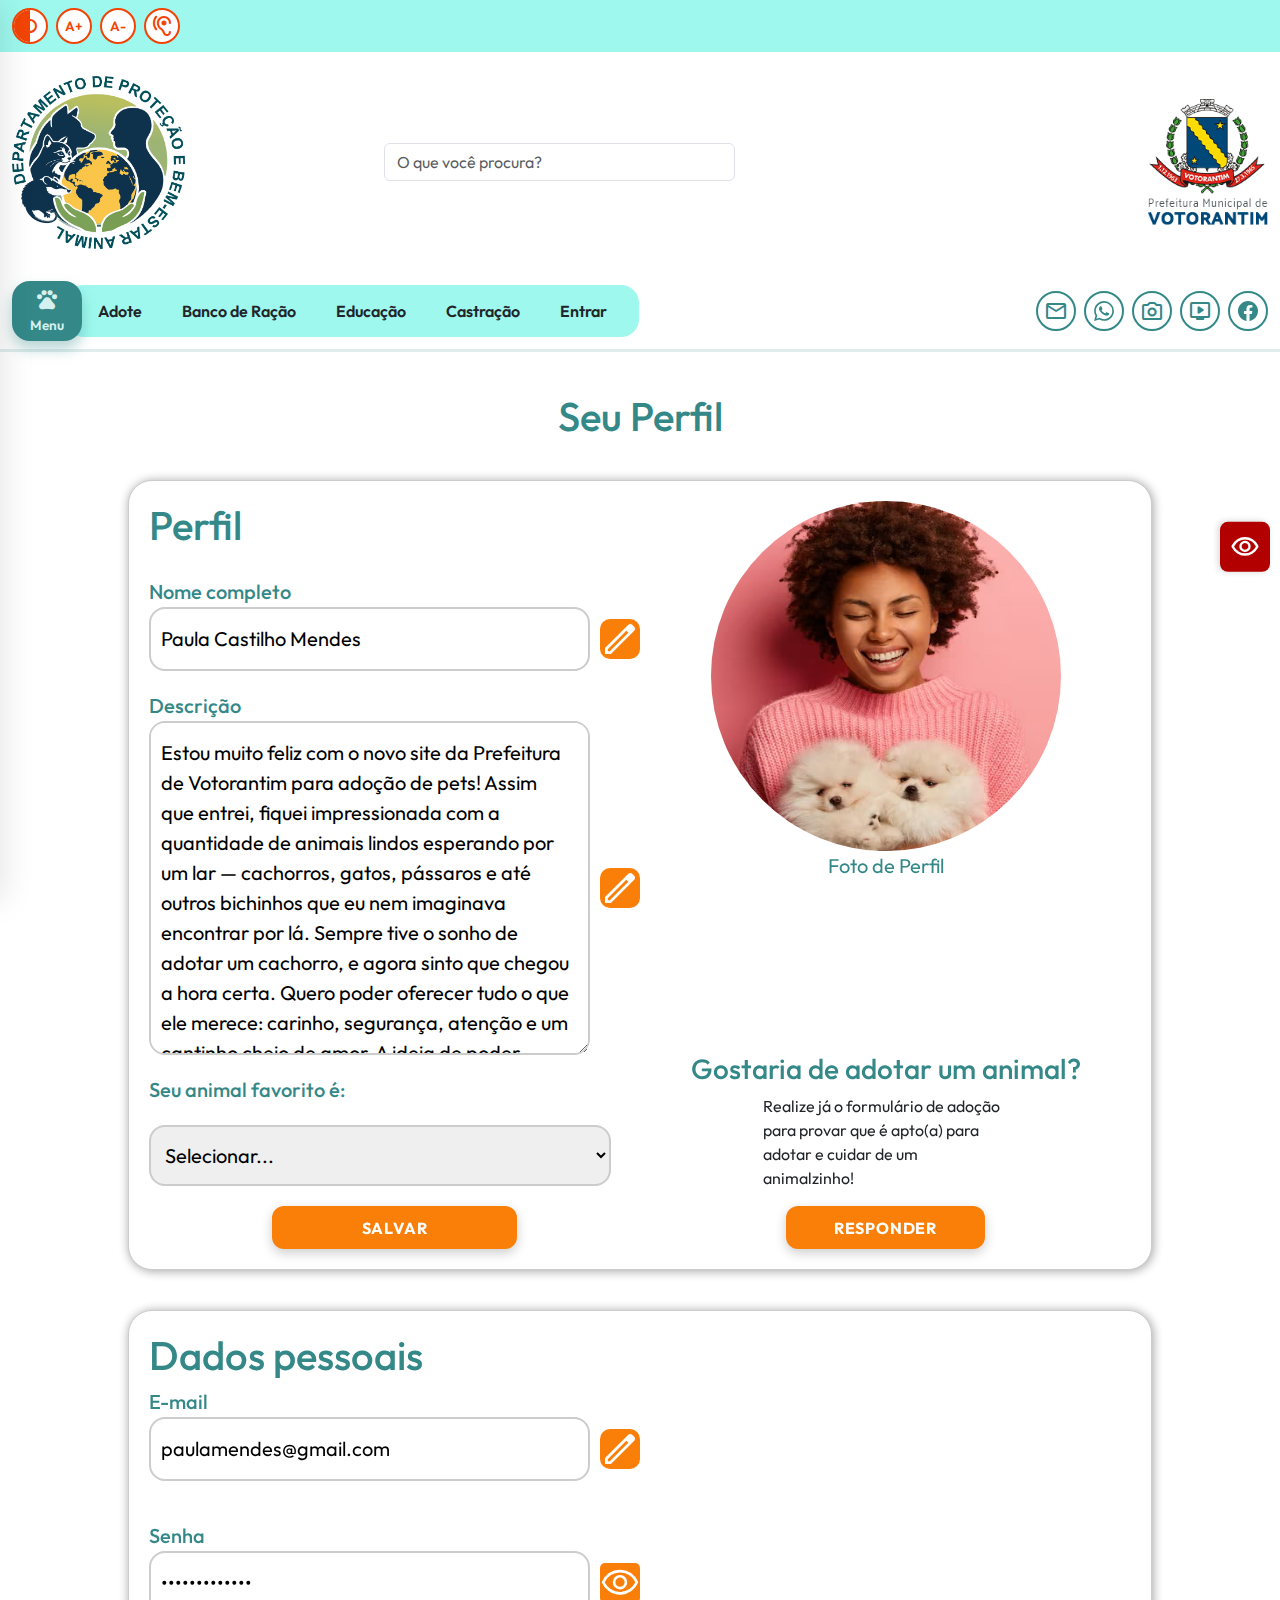
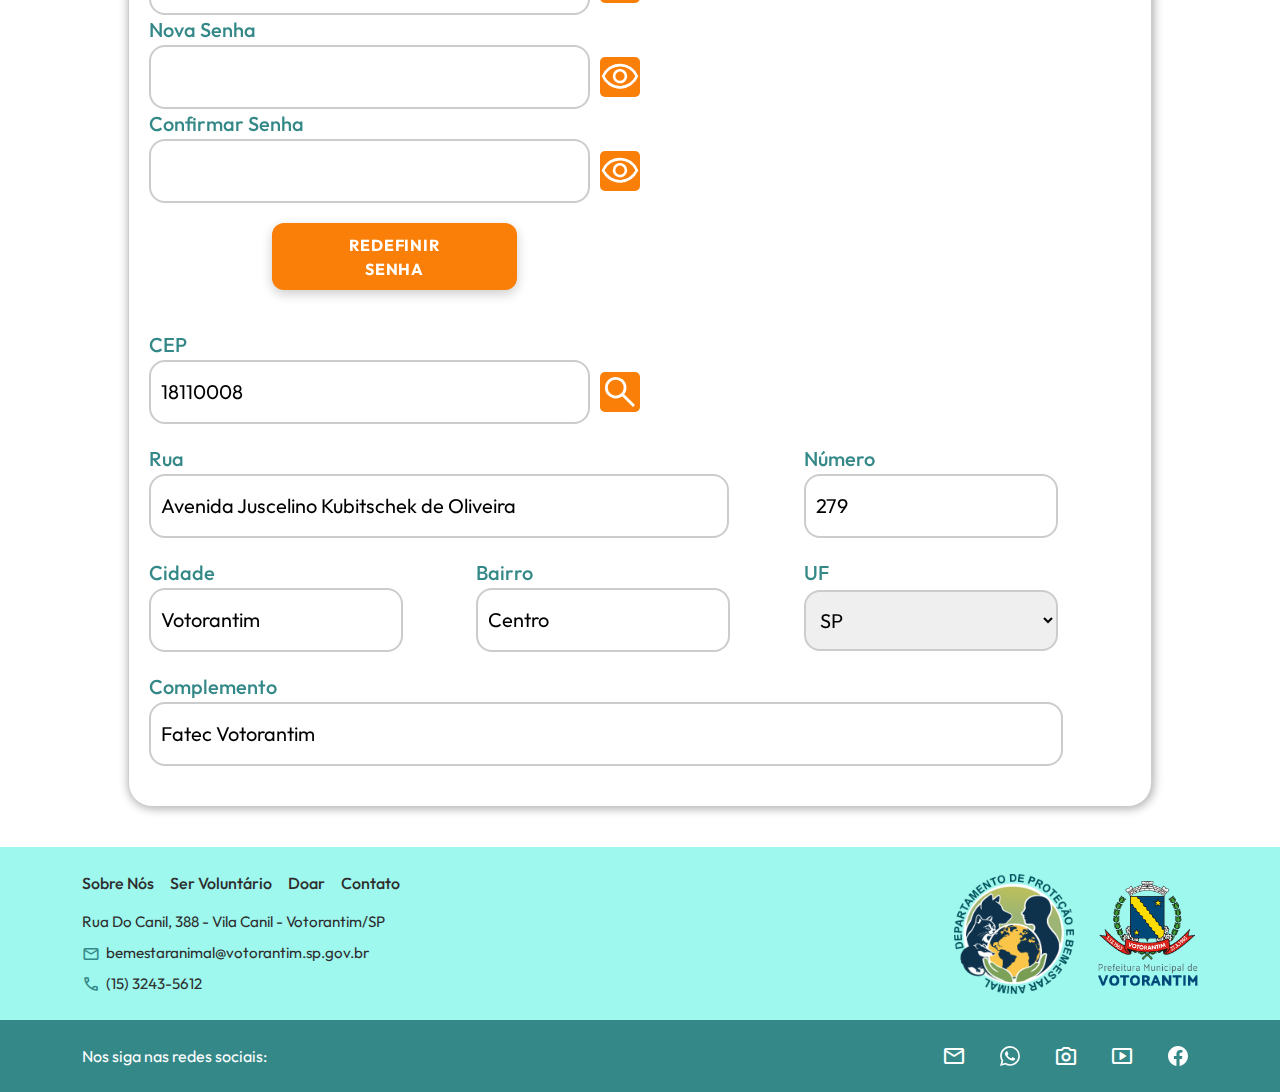
<file: seu-perfil/index.html>
<!DOCTYPE html>
<html lang="pt-BR">
<head>
    <meta charset="UTF-8">
    <meta name="viewport" content="width=device-width, initial-scale=1.0">
    <title>Departamento do Bem-Estar Animal - Votorantim</title>
    
    <!-- Google Fonts - Outfit -->
    <link rel="preconnect" href="https://fonts.googleapis.com">
    <link rel="preconnect" href="https://fonts.gstatic.com" crossorigin>
    <link href="https://fonts.googleapis.com/css2?family=Outfit:wght@100;200;300;400;500;600;700;800;900&display=swap" rel="stylesheet">
    <!-- Bootstrap 5 CSS -->
    <link href="https://cdn.jsdelivr.net/npm/bootstrap@5.3.2/dist/css/bootstrap.min.css" rel="stylesheet">
    <!-- Material Symbols -->
    <link rel="stylesheet" href="https://fonts.googleapis.com/css2?family=Material+Symbols+Rounded:opsz,wght,FILL,GRAD@24,400,0,0" />
    <!-- Estilo CSS -->
    <link rel="stylesheet" href="css/style.css">
</head>
<body>
    <!-- Barra de Acessibilidade -->
    <div class="barra-acessibilidade bg-light">
        <div class="container-fluid">
            <div class="d-flex justify-content-start align-items-center gap-2 py-2">
                <button class="btn-acessibilidade btn-contraste" aria-label="Contraste">
                    <span class="material-symbols-rounded">fiber_manual_record</span>
                </button>
                <button class="btn-acessibilidade btn-vermelho" id="aumentarFonte">A+</button>
                <button class="btn-acessibilidade btn-vermelho" id="diminuirFonte">A-</button>
                <button class="btn-acessibilidade" aria-label="Modo audiodescrição">
                    <span class="material-symbols-rounded">hearing</span>
                </button>
            </div>
        </div>
    </div>

    <!-- Cabeçalho Principal -->
    <header class="cabecalho">
        <div class="container-fluid">
            <div class="row align-items-center py-4">
                <div class="col-md-3">
                    <a href="../main/index.html"><img src="img/logo_Bem-EstarAnimal.png" alt="Departamento do Bem-Estar Animal" class="logo"></a>
                </div>
                <div class="col-md-4">
                    <div class="d-flex gap-2 align-items-center">
                        <button class="btn btn-buscar" aria-label="Buscar">
                            <span class="material-symbols-rounded">search</span>
                        </button>
                        <input type="text" class="form-control" placeholder="O que você procura?">
                    </div>
                </div>
                <div class="col-md-5 d-flex justify-content-end">
                    <img src="img/logo_prefeituraVotorantim.png" alt="Prefeitura Municipal de Votorantim" class="logo-prefeitura">
                </div>
            </div>
        </div>
    </header>

    <!-- Navegação -->
    <nav class="navegacao">
        <div class="container-fluid">
            <div class="d-flex align-items-center justify-content-between py-2 gap-3">
                <div class="d-flex align-items-center gap-0 flex-wrap">
                    <button class="btn btn-menu" type="button" id="btnMenu" aria-expanded="false">
                        <span class="material-symbols-rounded">pets</span>
                        <span>Menu</span>
                    </button>
                    <div class="barra-nav">
                        <a href="#" class="link-nav">Adote</a>
                        <a href="#" class="link-nav">Banco de Ração</a>
                        <a href="#" class="link-nav">Educação</a>
                        <a href="#" class="link-nav">Castração</a>
                        <a href="../pop-up_login/index.html" class="link-nav">Entrar</a>
                    </div>
                </div>
                <div class="d-flex align-items-center gap-2">
                    <a href="#" class="icone-social" aria-label="E-mail">
                        <span class="material-symbols-rounded">mail</span>
                    </a>
                    <a href="#" class="icone-social" aria-label="WhatsApp">
                        <svg width="20" height="20" viewBox="0 0 24 24" fill="currentColor">
                            <path d="M17.472 14.382c-.297-.149-1.758-.867-2.03-.967-.273-.099-.471-.148-.67.15-.197.297-.767.966-.94 1.164-.173.199-.347.223-.644.075-.297-.15-1.255-.463-2.39-1.475-.883-.788-1.48-1.761-1.653-2.059-.173-.297-.018-.458.13-.606.134-.133.298-.347.446-.52.149-.174.198-.298.298-.497.099-.198.05-.371-.025-.52-.075-.149-.669-1.612-.916-2.207-.242-.579-.487-.5-.669-.51-.173-.008-.371-.01-.57-.01-.198 0-.52.074-.792.372-.272.297-1.04 1.016-1.04 2.479 0 1.462 1.065 2.875 1.213 3.074.149.198 2.096 3.2 5.077 4.487.709.306 1.262.489 1.694.625.712.227 1.36.195 1.871.118.571-.085 1.758-.719 2.006-1.413.248-.694.248-1.289.173-1.413-.074-.124-.272-.198-.57-.347m-5.421 7.403h-.004a9.87 9.87 0 01-5.031-1.378l-.361-.214-3.741.982.998-3.648-.235-.374a9.86 9.86 0 01-1.51-5.26c.001-5.45 4.436-9.884 9.888-9.884 2.64 0 5.122 1.03 6.988 2.898a9.825 9.825 0 012.893 6.994c-.003 5.45-4.437 9.884-9.885 9.884m8.413-18.297A11.815 11.815 0 0012.05 0C5.495 0 .16 5.335.157 11.892c0 2.096.547 4.142 1.588 5.945L.057 24l6.305-1.654a11.882 11.882 0 005.683 1.448h.005c6.554 0 11.89-5.335 11.893-11.893a11.821 11.821 0 00-3.48-8.413Z"/>
                        </svg>
                    </a>
                    <a href="#" class="icone-social" aria-label="Instagram">
                        <span class="material-symbols-rounded">photo_camera</span>
                    </a>
                    <a href="#" class="icone-social" aria-label="YouTube">
                        <span class="material-symbols-rounded">live_tv</span>
                    </a>
                    <a href="#" class="icone-social" aria-label="Facebook">
                        <svg width="20" height="20" viewBox="0 0 24 24" fill="currentColor">
                            <path d="M24 12.073c0-6.627-5.373-12-12-12s-12 5.373-12 12c0 5.99 4.388 10.954 10.125 11.854v-8.385H7.078v-3.47h3.047V9.43c0-3.007 1.792-4.669 4.533-4.669 1.312 0 2.686.235 2.686.235v2.953H15.83c-1.491 0-1.956.925-1.956 1.874v2.25h3.328l-.532 3.47h-2.796v8.385C19.612 23.027 24 18.062 24 12.073z"/>
                        </svg>
                    </a>
                </div>
            </div>
        </div>
    </nav>

    <!-- Menu Lateral -->
    <div class="overlay-menu" id="overlayMenu"></div>
    <aside class="menu-lateral" id="menuLateral" aria-hidden="true">
        <header class="header-menu">
            <div class="badge-menu">
                <span class="material-symbols-rounded">pets</span>
                <span>Menu</span>
            </div>
            <button class="btn-close-menu" id="fecharMenu" aria-label="Fechar menu">&times;</button>
        </header>
        <div class="conteudo-menu">
            <h2 class="titulo-menu">MENU</h2>

            <section class="secao-menu">
                <h3 class="titulo-secao-menu">Adote</h3>
                <ul class="lista-menu">
                    <li><a href="#" class="link-menu">Adoção Responsável</a></li>
                    <li><a href="#" class="link-menu">Lar Temporário</a></li>
                    <li><a href="#" class="link-menu">Sleepover (Festa do Pijama)</a></li>
                    <li><a href="#" class="link-menu">Dia do Passeio</a></li>
                    <li><a href="#" class="link-menu">Protetores Independentes</a></li>
                </ul>
            </section>

            <section class="secao-menu">
                <h3 class="titulo-secao-menu">Banco de Ração</h3>
                <ul class="lista-menu">
                    <li><a href="#" class="link-menu">Ser Doador</a></li>
                    <li><a href="#" class="link-menu">Solicitar Doação</a></li>
                </ul>
            </section>

            <section class="secao-menu">
                <h3 class="titulo-secao-menu">Educação</h3>
                <ul class="lista-menu">
                    <li><a href="#" class="link-menu">Programa Escolar em Bem Estar Animal</a></li>
                    <li><a href="#" class="link-menu">Programa de Educação Canina</a></li>
                    <li><a href="#" class="link-menu">Programa de Educação Comunitária</a></li>
                    <li><a href="#" class="link-menu">Cartilhas</a></li>
                </ul>
            </section>

            <section class="secao-menu">
                <h3 class="titulo-secao-menu">Castração</h3>
                <ul class="lista-menu">
                    <li><a href="#" class="link-menu">Cadastro</a></li>
                    <li><a href="#" class="link-menu">Status do Pedido</a></li>
                    <li><a href="#" class="link-menu">Orientações</a></li>
                </ul>
            </section>
        </div>
    </aside>

    <main class="seu-perfil">
        <h1 class="title" style="margin: 40px;">Seu Perfil</h1>
        <section class="perfil">
            <div class="lado-esquerdo">
                <h1 class="title">Perfil</h1>

                <div class="perfil-info" id="info-nome">
                    <label for="input-perfil-nome" class="cadastro-label">Nome completo</label>
                    <div class="input-container">
                        <input type="text" value="Paula Castilho Mendes" name="input-perfil-nome" id="input-perfil-nome" class="cadastro-input" readonly>
                        <img src="img/edit_40dp_FFFFFF_FILL0_wght400_GRAD0_opsz40.svg" alt="" id="edit-nome" class="edit" onclick="editarNome()">
                    </div>
                    <button type="button" class="btn-laranja" id="botao-salvar-nome" onclick="salvarNome()">Salvar</button>
                </div>

                <div class="perfil-info" id="info-desc">
                    <label for="perfil-textarea-desc" class="cadastro-label">Descrição</label>
                    <div class="input-container">
                        <textarea rows="10" id="perfil-textarea-desc" class="cadastro-input" readonly>Estou muito feliz com o novo site da Prefeitura de Votorantim para adoção de pets! Assim que entrei, fiquei impressionada com a quantidade de animais lindos esperando por um lar — cachorros, gatos, pássaros e até outros bichinhos que eu nem imaginava encontrar por lá. Sempre tive o sonho de adotar um cachorro, e agora sinto que chegou a hora certa. Quero poder oferecer tudo o que ele merece: carinho, segurança, atenção e um cantinho cheio de amor. A ideia de poder mudar a vida de um animal e, ao mesmo tempo, transformar a minha me deixa muito animada. Já fico imaginando os passeios, as brincadeiras e até as bagunças que virão. Adotar é um gesto de amor, e esse novo site torna tudo mais fácil e acessível. Mal posso esperar para encontrar meu novo melhor amigo!</textarea>
                        <img src="img/edit_40dp_FFFFFF_FILL0_wght400_GRAD0_opsz40.svg" alt="" id="edit-desc" class="edit" onclick="editarDesc()">
                    </div>
                    <button type="button" class="btn-laranja" id="botao-salvar-desc" onclick="salvarDesc()">Salvar</button>
                </div>

                <div class="perfil-info" id="info-animal-fav">
                    <label for="animal-fav" class="cadastro-label">Seu animal favorito é:</label>
                    <select name="animal-fav" id="animal-fav" class="cadastro-input">
                        <option value="">Selecionar...</option>
                        <option value="cachorro">Cachorro</option>
                        <option value="gato">Gato</option>
                        <option value="peixe">Peixe</option>
                        <option value="passaro">Pássaro</option>
                        <option value="hamster">Hamster</option>
                        <option value="porquinho-india">Porquinho da Índia</option>
                        <option value="sarue">Saruê</option>
                        <option value="outro">Outro...</option>
                    </select>
                    <div class="input-oculto oculto" id="input-oculto">
                        <input type="text" name="input-perfil-animal-fav" id="input-perfil-animal-fav" class="cadastro-input">
                        <img src="img/cancelar.svg" alt="" class="btn-cancelar" id="btn-cancelar-outro" title="Voltar para a lista">
                    </div>
                    <button type="button" class="btn-laranja" id="botao-salvar-animal-fav" onclick="animalFavorito()">Salvar</button>
                </div>

            </div>
            <div class="lado-direito">
                <div class="perfil-info" id="info-img">
                    <img src="img/foto-dona-cachorros.jpg" alt="Foto de Perfil" class="foto-perfil">
                    <a href="#" class="edit-perfil" id="edit-perfil">Foto de Perfil</a>
                </div>
                <div class="perfil-info" id="info-adocao">
                    <h3 class="title">Gostaria de adotar um animal?</h3>
                    <p class="p-adocao">Realize já o formulário de adoção para provar que é apto(a) para adotar e cuidar de um animalzinho!</p>
                    <a href="../formulario-adocao/index.html" class="link-responder"><button type="button" class="btn-laranja" id="botao-responder">Responder</button></a>
                </div>
            </div>
        </section>

        <section class="dados-pessoais">
            <h1 class="title">Dados pessoais</h1>

            <div class="dados-info">
                <label for="input-dados-email" class="cadastro-label">E-mail</label>
                <div class="input-container">
                    <input type="text" value="paulamendes@gmail.com" name="input-perfil-email" id="input-perfil-email" class="cadastro-input" readonly>
                    <img src="img/edit_40dp_FFFFFF_FILL0_wght400_GRAD0_opsz40.svg" alt="" id="edit-email" class="edit" onclick="editarEmail()">
                </div>
                <button type="button" class="btn-laranja" id="botao-salvar-email" onclick="salvarEmail()">Salvar</button>
            </div>

            <div class="dados-info" id="info-senha">
                <label for="input-dados-senha" class="cadastro-label">Senha</label>
                <div class="input-container">
                    <input type="password" value="caramelo12345" name="input-dados-senha" id="input-dados-senha" class="cadastro-input">
                    <img src="img/vis_on.svg" alt="Mostrar Senha" id="vis-on" onclick="mostrarSenha()" class="icon">
                </div>

                <label for="input-dados-nova-senha" class="cadastro-label">Nova Senha</label>
                <div class="input-container">
                    <input type="password" name="input-dados-nova-senha" id="input-dados-nova-senha" class="cadastro-input">
                    <img src="img/vis_on.svg" alt="Mostrar Senha" id="vis-on-2" onclick="mostrarNovaSenha()" class="icon">
                </div>

                <label for="input-dados-conf-senha" class="cadastro-label">Confirmar Senha</label>
                <div class="input-container">
                    <input type="password" name="input-dados-conf-senha" id="input-dados-conf-senha" class="cadastro-input">
                    <img src="img/vis_on.svg" alt="Mostrar Senha" id="vis-on-3" onclick="mostrarConfSenha()" class="icon">
                </div>
                <button class="btn-laranja" id="redef-senha">Redefinir Senha</button>
            </div>
            <div class="dados-info" id="info-cep">
                <label for="cep" class="cadastro-label">CEP</label>
                <div class="input-container">
                    <input type="text" value="18110008" name="cep" id="cep" class="cadastro-input" maxlength="8">
                    <img src="img/lupa.svg" alt="Pesquisar CEP" id="pesquisar-cep" onclick="pesquisarCEP()" class="icon">
                </div>
            </div>
            <table>
                <tr class="data-label">
                    <th colspan="2"><label for="cadastro-input-rua" id="cadastro-label-rua" class="cadastro-label">Rua</label></th>
                    <th><label for="cadastro-input-numero" class="cadastro-label">Número</label></th>
                </tr>
                <tr class="data-input">
                    <td colspan="2"><input type="text" value="Avenida Juscelino Kubitschek de Oliveira" id="cadastro-input-rua" class="cadastro-input-locale"></td>
                    <td><input type="text" value="279" id="cadastro-input-numero" class="cadastro-input-locale"></td>
                </tr>
                <tr class="data-label">
                    <th class="data-container"><label for="cadastro-input-cidade" class="cadastro-label">Cidade</label></th>
                    <th class="data-container"><label for="cadastro-input-bairro" class="cadastro-label">Bairro</label></th>
                    <th class="data-container"><label for="cadastro-input-uf" class="cadastro-label">UF</label></th>
                </tr>

                <tr class="data-input">
                    <td class="data-container"><input type="text" value="Votorantim" id="cadastro-input-cidade"  class="cadastro-input-locale"></td>
                    <td class="data-container"><input type="text" value="Centro" id="cadastro-input-bairro"  class="cadastro-input-locale"></td>
                    <td class="data-container">
                        <select type="text" id="cadastro-input-uf"  class="cadastro-input-locale">
                            <option value="acre">AC</option>
                            <option value="alagoas">AL</option>
                            <option value="amazonas">AM</option>
                            <option value="bahia">BA</option>
                            <option value="ceara">CE</option>
                            <option value="distrito-federal">DF</option>
                            <option value="espirito-santo">ES</option>
                            <option value="goias">GO</option>
                            <option value="maranhao">MA</option>
                            <option value="mato-grosso">MT</option>
                            <option value="mato-grosso-sul">MS</option>
                            <option value="minas-gerais">MG</option>
                            <option value="para">PA</option>
                            <option value="paraiba">PB</option>
                            <option value="parana">PR</option>
                            <option value="pernambuco">PE</option>
                            <option value="piaui">PI</option>
                            <option value="rio-de-janeiro">RJ</option>
                            <option value="rio-grande-norte">RN</option>
                            <option value="rio-grande-sul">RS</option>
                            <option value="rondonia">RO</option>
                            <option value="roraima">RR</option>
                            <option value="santa-catarina">SC</option>
                            <option value="sao-paulo" selected>SP</option>
                            <option value="sergipe">SE</option>
                            <option value="tocantins">TO</option>
                        </select>
                    </td>
                </tr>

                <tr>
                    <th colspan="3"><label for="cadastro-input-complemento" class="cadastro-label">Complemento</label></th>
                </tr>
                <tr>
                    <td colspan="3"><input type="text" value="Fatec Votorantim" id="cadastro-input-complemento" class="cadastro-input-locale"></td>
                </tr>
            </table> 
        </section>
    </main>

    <!-- Filtro de Acessibilidade -->
    <div class="filtro-wrapper">
        <button class="filtro-icone" id="btnFiltroDaltonismo" aria-label="Abrir filtro de daltonismo" aria-expanded="false">
            <span class="material-symbols-rounded">visibility</span>
            <div class="filtro-banner-hover">
                <span class="filtro-banner-texto">DALTONISMO</span>
            </div>
        </button>
        <div class="filtro-acessibilidade" id="filtroDaltonismo">
            <div class="filtro-conteudo">
                <span class="filtro-texto">FILTRO DE DALTONISMO</span>
                <select class="filtro-select">
                    <option selected>Cores Padrão</option>
                    <option>Protanopia</option>
                    <option>Deuteranopia</option>
                    <option>Tritanopia</option>
                </select>
            </div>
        </div>
    </div>

    <!-- Rodapé -->
    <footer class="rodape">
        <div class="rodape-topo">
            <div class="container py-4">
                <div class="row align-items-center">
                    <div class="col-md-6">
                        <div class="d-flex flex-column gap-3">
                            <div class="d-flex flex-wrap gap-3">
                                <a href="#" class="link-rodape">Sobre Nós</a>
                                <a href="#" class="link-rodape">Ser Voluntário</a>
                                <a href="#" class="link-rodape">Doar</a>
                                <a href="#" class="link-rodape">Contato</a>
                            </div>
                            <div class="d-flex flex-column gap-2">
                                <p class="mb-0">Rua Do Canil, 388 - Vila Canil - Votorantim/SP</p>
                                <p class="mb-0">
                                    <span class="material-symbols-rounded">mail</span>
                                    bemestaranimal@votorantim.sp.gov.br
                                </p>
                                <p class="mb-0">
                                    <span class="material-symbols-rounded">phone</span>
                                    (15) 3243-5612
                                </p>
                            </div>
                        </div>
                    </div>
                    <div class="col-md-6 d-flex justify-content-end align-items-center gap-4">
                        <img src="img/logo_Bem-EstarAnimal.png" alt="Departamento do Bem-Estar Animal" class="logo-departamento">
                        <img src="img/logo_prefeituraVotorantim.png" alt="Prefeitura Municipal de Votorantim" class="logo-prefeitura">
                    </div>
                </div>
            </div>
        </div>
        <div class="rodape-base text-white">
            <div class="container py-3">
                <div class="d-flex justify-content-between align-items-center">
                    <p class="mb-0">Nos siga nas redes sociais:</p>
                    <div class="d-flex gap-3">
                        <a href="#" class="icone-social-rodape" aria-label="Email">
                            <span class="material-symbols-rounded">mail</span>
                        </a>
                        <a href="#" class="icone-social-rodape" aria-label="WhatsApp">
                            <svg width="20" height="20" viewBox="0 0 24 24" fill="currentColor">
                                <path d="M17.472 14.382c-.297-.149-1.758-.867-2.03-.967-.273-.099-.471-.148-.67.15-.197.297-.767.966-.94 1.164-.173.199-.347.223-.644.075-.297-.15-1.255-.463-2.39-1.475-.883-.788-1.48-1.761-1.653-2.059-.173-.297-.018-.458.13-.606.134-.133.298-.347.446-.52.149-.174.198-.298.298-.497.099-.198.05-.371-.025-.52-.075-.149-.669-1.612-.916-2.207-.242-.579-.487-.5-.669-.51-.173-.008-.371-.01-.57-.01-.198 0-.52.074-.792.372-.272.297-1.04 1.016-1.04 2.479 0 1.462 1.065 2.875 1.213 3.074.149.198 2.096 3.2 5.077 4.487.709.306 1.262.489 1.694.625.712.227 1.36.195 1.871.118.571-.085 1.758-.719 2.006-1.413.248-.694.248-1.289.173-1.413-.074-.124-.272-.198-.57-.347m-5.421 7.403h-.004a9.87 9.87 0 01-5.031-1.378l-.361-.214-3.741.982.998-3.648-.235-.374a9.86 9.86 0 01-1.51-5.26c.001-5.45 4.436-9.884 9.888-9.884 2.64 0 5.122 1.03 6.988 2.898a9.825 9.825 0 012.893 6.994c-.003 5.45-4.437 9.884-9.885 9.884m8.413-18.297A11.815 11.815 0 0012.05 0C5.495 0 .16 5.335.157 11.892c0 2.096.547 4.142 1.588 5.945L.057 24l6.305-1.654a11.882 11.882 0 005.683 1.448h.005c6.554 0 11.89-5.335 11.893-11.893a11.821 11.821 0 00-3.48-8.413Z"/>
                            </svg>
                        </a>
                        <a href="#" class="icone-social-rodape" aria-label="Instagram">
                            <span class="material-symbols-rounded">photo_camera</span>
                        </a>
                        <a href="#" class="icone-social-rodape" aria-label="YouTube">
                            <span class="material-symbols-rounded">smart_display</span>
                        </a>
                        <a href="#" class="icone-social-rodape" aria-label="Facebook">
                            <svg width="20" height="20" viewBox="0 0 24 24" fill="currentColor">
                                <path d="M24 12.073c0-6.627-5.373-12-12-12s-12 5.373-12 12c0 5.99 4.388 10.954 10.125 11.854v-8.385H7.078v-3.47h3.047V9.43c0-3.007 1.792-4.669 4.533-4.669 1.312 0 2.686.235 2.686.235v2.953H15.83c-1.491 0-1.956.925-1.956 1.874v2.25h3.328l-.532 3.47h-2.796v8.385C19.612 23.027 24 18.062 24 12.073z"/>
                            </svg>
                        </a>
                    </div>
                </div>
            </div>
        </div>
    </footer>

    <!-- VLibras -->
    <div class="vlibras-wrapper">
        <div vw class="enabled">
            <div vw-access-button class="active"></div>
            <div vw-plugin-wrapper>
                <div class="vw-plugin-top-wrapper"></div>
            </div>
        </div>
        <div class="vlibras-banner-hover">
            <span class="vlibras-banner-texto">Acessível com<br>VLibras</span>
        </div>
    </div>
    <script src="https://vlibras.gov.br/app/vlibras-plugin.js"></script>
    <script>
        new window.VLibras.Widget('https://vlibras.gov.br/app');
    </script>

    <!-- Bootstrap 5 JS Bundle -->
    <script src="https://cdn.jsdelivr.net/npm/bootstrap@5.3.2/dist/js/bootstrap.bundle.min.js"></script>
    <!-- Javascript -->
    <script src="js/script.js"></script>
</body>
</html>
</file>
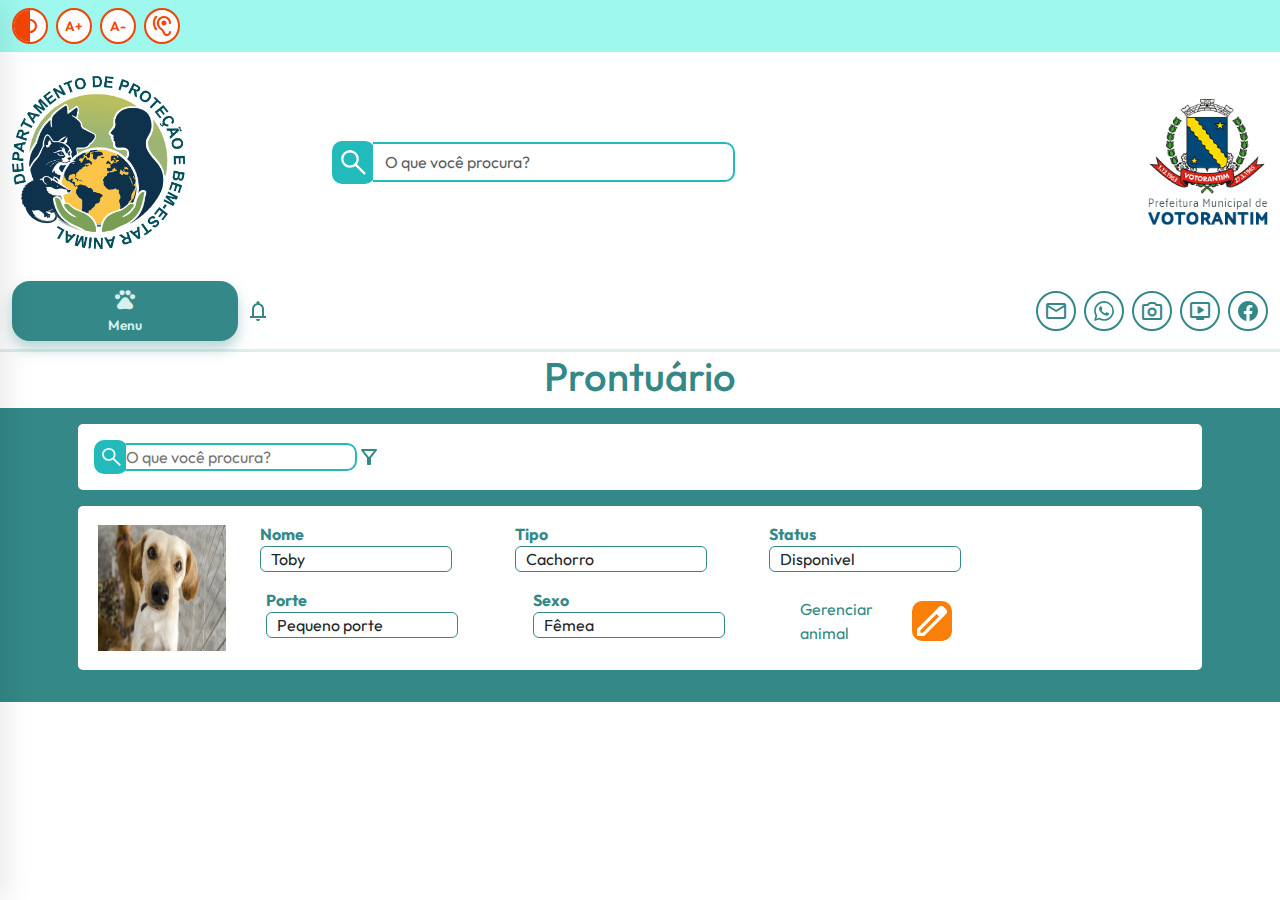
<file: Veterinario/Veterinario.html>
<html>
    <head>
        <!-- Google Fonts - Outfit -->
        <link rel="preconnect" href="https://fonts.googleapis.com">
        <link rel="preconnect" href="https://fonts.gstatic.com" crossorigin>
        <link href="https://fonts.googleapis.com/css2?family=Outfit:wght@100;200;300;400;500;600;700;800;900&display=swap" rel="stylesheet">
        <!-- Bootstrap 5 CSS -->
        <link href="https://cdn.jsdelivr.net/npm/bootstrap@5.3.2/dist/css/bootstrap.min.css" rel="stylesheet">
        <!-- Material Symbols -->
        <link rel="stylesheet" href="https://fonts.googleapis.com/css2?family=Material+Symbols+Rounded:opsz,wght,FILL,GRAD@24,400,0,0" />
        <!-- Estilo CSS -->
        <link rel="stylesheet" href="css/style.css">

    </head>
    <body>
        <!-- Barra de Acessibilidade -->
        <div class="barra-acessibilidade bg-light">
            <div class="container-fluid">
                <div class="d-flex justify-content-start align-items-center gap-2 py-2">
                    <button class="btn-acessibilidade btn-contraste" aria-label="Contraste">
                        <span class="material-symbols-rounded">fiber_manual_record</span>
                    </button>
                    <button class="btn-acessibilidade btn-vermelho" id="aumentarFonte">A+</button>
                    <button class="btn-acessibilidade btn-vermelho" id="diminuirFonte">A-</button>
                    <button class="btn-acessibilidade" aria-label="Modo audiodescrição">
                        <span class="material-symbols-rounded">hearing</span>
                    </button>
                </div>
            </div>
        </div>

        <!-- Cabeçalho Principal -->
        <header class="cabecalho">
            <div class="container-fluid">
                <div class="row align-items-center py-4">
                    <div class="col-md-3">
                        <a href="../main/index.html"><img src="img/logo_Bem-EstarAnimal.png" alt="Departamento do Bem-Estar Animal" class="logo"></a>
                    </div>
                    <div class="col-md-4">
                        <div class="d-flex  align-items-center">
                           <label for="Buscar"> 
                                <img src="img/lupa.svg" alt="lupa" class="Lupa">
                            </label> 
                            <input id="Buscar" type="text" class="form-control " placeholder="O que você procura?">
                        </div>
                    </div>
                    <div class="col-md-5 d-flex justify-content-end">
                        <img src="img/logo_prefeituraVotorantim.png" alt="Prefeitura Municipal de Votorantim" class="logo-prefeitura">
                    </div>
                </div>
            </div>
        </header>

        <!-- Navegação -->
        <nav class="navegacao">
            <div class="container-fluid">
                <div class="d-flex align-items-center justify-content-between py-2 gap-3">
                    <div class="d-flex align-items-center gap-0 flex-wrap">
                        <button class="btn btn-menu" type="button" id="btnMenu" aria-expanded="false">
                            <span class="material-symbols-rounded">pets</span>
                            <span>Menu</span>
                        </button>
                        <div >
                            <img src="img/notifications.svg" alt="Search Bar" class="Noti-Menu">
                        </div>
                    </div>
                    <div class="d-flex align-items-center gap-2">
                        <a href="#" class="icone-social" aria-label="E-mail">
                            <span class="material-symbols-rounded">mail</span>
                        </a>
                        <a href="#" class="icone-social" aria-label="WhatsApp">
                            <svg width="20" height="20" viewBox="0 0 24 24" fill="currentColor">
                                <path d="M17.472 14.382c-.297-.149-1.758-.867-2.03-.967-.273-.099-.471-.148-.67.15-.197.297-.767.966-.94 1.164-.173.199-.347.223-.644.075-.297-.15-1.255-.463-2.39-1.475-.883-.788-1.48-1.761-1.653-2.059-.173-.297-.018-.458.13-.606.134-.133.298-.347.446-.52.149-.174.198-.298.298-.497.099-.198.05-.371-.025-.52-.075-.149-.669-1.612-.916-2.207-.242-.579-.487-.5-.669-.51-.173-.008-.371-.01-.57-.01-.198 0-.52.074-.792.372-.272.297-1.04 1.016-1.04 2.479 0 1.462 1.065 2.875 1.213 3.074.149.198 2.096 3.2 5.077 4.487.709.306 1.262.489 1.694.625.712.227 1.36.195 1.871.118.571-.085 1.758-.719 2.006-1.413.248-.694.248-1.289.173-1.413-.074-.124-.272-.198-.57-.347m-5.421 7.403h-.004a9.87 9.87 0 01-5.031-1.378l-.361-.214-3.741.982.998-3.648-.235-.374a9.86 9.86 0 01-1.51-5.26c.001-5.45 4.436-9.884 9.888-9.884 2.64 0 5.122 1.03 6.988 2.898a9.825 9.825 0 012.893 6.994c-.003 5.45-4.437 9.884-9.885 9.884m8.413-18.297A11.815 11.815 0 0012.05 0C5.495 0 .16 5.335.157 11.892c0 2.096.547 4.142 1.588 5.945L.057 24l6.305-1.654a11.882 11.882 0 005.683 1.448h.005c6.554 0 11.89-5.335 11.893-11.893a11.821 11.821 0 00-3.48-8.413Z"/>
                            </svg>
                        </a>
                        <a href="#" class="icone-social" aria-label="Instagram">
                            <span class="material-symbols-rounded">photo_camera</span>
                        </a>
                        <a href="#" class="icone-social" aria-label="YouTube">
                            <span class="material-symbols-rounded">live_tv</span>
                        </a>
                        <a href="#" class="icone-social" aria-label="Facebook">
                            <svg width="20" height="20" viewBox="0 0 24 24" fill="currentColor">
                                <path d="M24 12.073c0-6.627-5.373-12-12-12s-12 5.373-12 12c0 5.99 4.388 10.954 10.125 11.854v-8.385H7.078v-3.47h3.047V9.43c0-3.007 1.792-4.669 4.533-4.669 1.312 0 2.686.235 2.686.235v2.953H15.83c-1.491 0-1.956.925-1.956 1.874v2.25h3.328l-.532 3.47h-2.796v8.385C19.612 23.027 24 18.062 24 12.073z"/>
                            </svg>
                        </a>
                    </div>
                </div>
            </div>
        </nav>

        <!-- Menu lateral-->
        <div class="overlay-menu" id="overlayMenu"></div>
            <aside class="menu-lateral" id="menuLateral" aria-hidden="true">
                <header class="header-menu">
                    <button class="btn-close-menu" id="fecharMenu" aria-label="Fechar menu">&times;</button>
                </header>
                <div class="conteudo-menu">
                    <section class="secao-menu">
                        <h1 class="titulo-span-menu"><span class="material-symbols-rounded">pets</span></h1>
                        <h1 class="titulo-secao-menu">MENU</h1>
                        <ul class="menu">
                            <li class="Topico-menu">Resgate de animal</li>
                                <ul class="Cont-menu">
                                    <li><a href="#">Resgate e mapeamento</a></li>
                                    <li><a href="#">Mapa térmico</a></li>
                                    <li><a href="#">Cadastro animal</a></li>
                                    <li><a href="#">Estatística</a></li>
                                    <li><a href="#">Solicitações</a></li>
                                    <li><a href="#">Animais cadastrodos</a></li>
                                </ul>
                            <li class="Topico-menu">Jogos de educação</li>
                                <ul class="Cont-menu">
                                    <li><a href="#">Cadastro de arquivos</a></li>
                                    <li><a href="#">Arquivos de cadastrados</a></li>
                                </ul>
                            <li class="Topico-menu">Cadastro de animais</li>
                                <ul class="Cont-menu">
                                    <li><a href="#"> Cadastro</a></li>
                                    <li><a href="#"> Lista de animais</a></li>
                                    <li><a href="#"> Adotantes</a></li>
                                    <li><a href="#"> Adestradores</a></li>
                                </ul>
                            <li class="Topico-menu">Banco de ração</li>
                                <ul class="Cont-menu">
                                    <li><a href="#"> Agendamento</a></li>
                                    <li><a href="#"> Consulta</a></li>
                                    <li><a href="#"> Estoque</a></li>
                                    <li><a href="#"> Cadastro</a></li>
                                </ul>
                            <li class="Topico-menu">Veterinário</li>
                                <ul class="Cont-menu">
                                    <li><a href="#"> Prontuário</a></li>
                                </ul>
                            <li class="Topico-menu">Gestão de pessoas </li>
                                <ul class="Cont-menu">
                                    <li><a href="#"> Adoção </a></li>
                                    <li><a href="#"> Case de sucesso</a></li>
                                    <li><a href="#"> Gerenciar usuários</a></li>
                                </ul>
                            <li class="Sair">Sair</li>
                        </ul>        
                    </section>

                </div>


            </aside>
        <!-- Título bonitinho-->
        <div class="titulo-principal">
            <h1 > Prontuário</h1>
        </div>

        <!-- Conteúdo-->
        <section class="Cont-Section">
            <div class="Barra-Pesq">
                <div class="d-flex  align-items-center">
                    <label for="Buscar"> 
                        <img src="img/lupa.svg" alt="lupa" class="Lupa Pesq">
                    </label> 
                    <input id="Buscar" class="Buscar-Pesq" type="text" class="form-control " placeholder="O que você procura?">
                    <img src="img/filter.svg">
                
                </div>
            </div>
            <div class="Cont-itens">
                <img src="img/Cahorro1.png" alt="Foto">
                <div class="Cont-conteiner">
                    <div class="Itens">
                        <div>
                            <label for="">Nome</label><br>
                            <p>Toby</p>
                        </div>
                        <div>
                            <label for="">Tipo</label><br>
                            <p>Cachorro</p>
                        </div>

                        <div>
                            <label for="">Status</label><br>
                            <p>Disponivel</p>
                        </div>
                    </div>    
                    <div class="Itens">
                        <div>
                            <label for="">Porte</label>
                            <p>Pequeno porte</p>
                        </div>
                        <div>
                           <label for="">Sexo</label>
                            <p>Fêmea</p>
                        </div>
                        <div class="link">
                            <a href="">Gerenciar animal</a>
                            <img id="Edit" src="img/edit.svg">
                        </div>
                    </div>
                </div>
            </div>
        </section>
            <!-- Bootstrap 5 JS Bundle -->
            <script src="https://cdn.jsdelivr.net/npm/bootstrap@5.3.2/dist/js/bootstrap.bundle.min.js"></script>
            <!-- Javascript -->
            <script src="js/script.js"></script>
    </body>
</html>
</file>
<file: pop-up_login/css/style.css>
:root {
    --cor-verde-agua: #348888;
    --cor-verde-agua-claro: #d5f1ef;
    --cor-laranja: #FA7F08;
    --cor-escuro: #2d2d2d;
    --cor-cinza: #707070;
    --cor-branco: #ffffff;
    --cor-vermelho: #F24405;
    --cor-verde-petroleo: #348888; 
    --cor-ciano-medio: #22BABB; 
    --cor-ciano-claro:#9EF8EE; 
    --cor-laranja-vibrante: lab(66.55% 40.45 72.21); 
    --cor-laranja-avermelhado: #f24405;        
    --bnt-laranja-vibrante-80: lab(66.55% 40.45 72.21 / 0.80); 
}

*{
    font-family: 'Outfit', sans-serif;
}

body{
    background-color: gray;
}

.login{
    display: flex;
    flex-direction: column;
    align-items: center;
    justify-content: center;
    background-color: var(--cor-branco);
    width: 50%;
    border-radius: 20px;
}

.title-container{
    background-color: var(--cor-verde-agua);
    width: 100%;
    border-radius: 19px 19px 0px 0px;
}

.title-login{
    flex-wrap: nowrap;
    text-align: center;
    color: var(--cor-branco);
}

.logo{
   max-width: 173px;
   padding: 20px;
}

fieldset{
    display: flex;
    flex-direction: column;
    align-items: center;
}

.inputs-container{
    position: relative;
}

.input-login{
    border-color: #ccc;
    padding: 10px;
    padding-top: 20px; /* Espaço extra no topo para o label subir */
    border: 1px solid #ccc;
    border-radius: 4px;
    outline: none;
    font-size: 16px;
    background: transparent; /* Transparente para ver o fundo se necessário */
    transition: border-color 0.2s;
}

.input-login:focus{
    border-color: var(--cor-laranja);
}

.label-login{
    position: absolute;
    top: 12px; /* Posição inicial (dentro do input) */
    left: 10px;
    font-size: 16px;
    color: #999;
    pointer-events: none; /* Permite clicar "através" do label para focar no input */
    transition: 0.2s ease all; /* Animação suave */
}

.input-login:focus + .label-login,
.input-login:not(:placeholder-shown) + .label-login {
    top: -8px;       /* Move para cima */
    left: 8px;       /* Ajuste lateral */
    font-size: 12px; /* Diminui o texto */
    background-color: #f0f2f5; /* Fundo igual ao do body para cobrir a linha do input (opcional) */
    padding: 0 4px;  /* Respiro lateral */
    color: #6200ea;  /* Muda a cor */
    font-weight: bold;
}

.button-container{
    margin: 20px;
}

.btn-laranja {
    background: var(--cor-laranja);
    color: var(--cor-branco);
    font-weight: 700;
    padding: 0.6rem 3rem;
    border-radius: 12px;
    text-transform: uppercase;
    letter-spacing: 0.05em;
    border: none;
    box-shadow: 0 4px 12px rgba(0, 0, 0, 0.2);
    transition: background 0.3s;
    cursor: pointer;
}

.btn-laranja:hover {
    background: #ff8f33;
    color: var(--cor-branco);
}
</file>
<file: seu-perfil-case-sucesso/css/style.css>
/* Variáveis de Cores */
:root {
    --cor-verde-agua: #348888;
    --cor-verde-agua-claro: #d5f1ef;
    --cor-laranja: #FA7F08;
    --cor-escuro: #2d2d2d;
    --cor-cinza: #707070;
    --cor-branco: #ffffff;
    --cor-vermelho: #F24405;
    --cor-verde-petroleo: #348888; 
    --cor-ciano-medio: #22BABB; 
    --cor-ciano-claro:#9EF8EE; 
    --cor-laranja-vibrante: lab(66.55% 40.45 72.21); 
    --cor-laranja-avermelhado: #f24405;        
    --bnt-laranja-vibrante-80: lab(66.55% 40.45 72.21 / 0.80); 
}

/* Reset e Base */
* {
    font-family: 'Outfit' ,'Courier New', Courier, monospace;
    margin: 0;
    padding: 0;
    box-sizing: border-box;
}

img {
    max-width: 100%;
    height: auto;
    display: block;
}

a {
    color: inherit;
    text-decoration: none;
}

.btn-universal{
    color:#fff;
    background-color:  var(--color-laranja-vibrante);
    padding:0.25rem 0.35rem;
    width: 80vw;
    border-radius: 50px;
    border: solid var(--color-laranja-vibrante);
    
    font-family: 'Outfit' ,'Courier New', Courier, monospace;

}
.btn-universal:hover{
    background-color: var(--bnt-laranja-vibrante-80) ;
    color:#fff;
    font-weight: 600;
}

.material-symbols-rounded {
    font-variation-settings: 'FILL' 0, 'wght' 400, 'GRAD' 0, 'opsz' 24;
    display: inline-flex;
    align-items: center;
    justify-content: center;
    line-height: 1;
}

/* Barra de Acessibilidade */
.bg-light {
    background-color: var(--cor-ciano-claro) !important;
}

.barra-acessibilidade {
    background: var(--cor-ciano-claro);
    font-size: 0.85rem;
}

.btn-acessibilidade {
    width: 36px;
    height: 36px;
    border-radius: 50%;
    border: 2px solid var(--cor-vermelho);
    background: var(--cor-branco);
    color: var(--cor-vermelho);
    font-weight: 600;
    display: flex;
    align-items: center;
    justify-content: center;
    transition: all 0.3s;
}

.btn-acessibilidade:hover {
    background: var(--cor-vermelho);
    color: var(--cor-branco);
}

.btn-contraste {
    position: relative;
    overflow: hidden;
}

.btn-contraste::before {
    content: '';
    position: absolute;
    top: 0;
    left: 0;
    width: 50%;
    height: 100%;
    background: var(--cor-vermelho);
    z-index: 1;
}

.btn-contraste .material-symbols-rounded {
    position: relative;
    z-index: 2;
    color: var(--cor-vermelho);
}

/* Cabeçalho */
.cabecalho {
    background: var(--cor-branco);
}

.logo {
    max-width: 173px;
}

.logo-prefeitura {
    max-width: 120px;
}

.rodape-topo .logo-prefeitura {
    max-width: 100px;
}

.btn-buscar {
    width: 44px;
    height: 44px;
    border-radius: 8px;
    background: var(--color-verde-petroleo);
    color: var(--cor-branco);
    border: none;
    display: flex;
    align-items: center;
    justify-content: center;
}

/* Navegação */
.navegacao {
    background: var(--cor-branco);
    border-bottom: 3px solid rgba(52, 136, 136, 0.15);
}

.navegacao .d-flex {
    align-items: stretch;
}

.btn-menu {
    background: var(--cor-verde-agua);
    color: var(--cor-verde-agua-claro);
    border: none;
    border-radius: 18px;
    padding: 0.75rem 0.9rem;
    display: flex;
    flex-direction: column;
    align-items: center;
    justify-content: center;
    gap: 0.25rem;
    box-shadow: 0 8px 14px rgba(52, 136, 136, 0.35);
    min-width: 70px;
    height: 60px;
    z-index: 1;
}

.btn-menu .material-symbols-rounded {
    color: var(--cor-verde-agua-claro);
    font-size: 1.5rem;
}

.btn-menu span:last-child {
    color: var(--cor-verde-agua-claro);
    font-weight: 600;
    font-size: 0.85rem;
}

.btn-menu:hover {
    background: var(--cor-verde-petroleo);
    color: var(--cor-branco);
}

.btn-menu:hover .material-symbols-rounded {
    color: var(--cor-branco);
}

.btn-menu:hover span:last-child {
    color: var(--cor-branco);
}

.barra-nav {
    background: #9EF8EE;
    border-radius: 18px;
    padding: 0.5rem 1.5rem;
    display: flex;
    align-items: center;
    gap: 1.5rem;
    flex: 1;
    margin-left: -1rem;
    min-height: 40px;
    z-index: 0;
}

.link-nav {
    color: var(--color-verde-petroleo);
    font-weight: 600;
    padding: 0.35rem 0.5rem;
    transition: color 0.3s;
    white-space: nowrap;
}

.link-nav:hover {
    color: var(--color-verde-petroleo);
    opacity: 0.8;
}

.icone-social {
    width: 40px;
    height: 40px;
    border-radius: 50%;
    border: 2px solid var(--cor-verde-agua);
    display: flex;
    align-items: center;
    justify-content: center;
    color: var(--cor-verde-agua);
    transition: all 0.3s;
}

.icone-social:hover {
    background: var(--cor-verde-agua);
    color: var(--cor-branco);
}

/* Menu Lateral */
.overlay-menu {
    position: fixed;
    inset: 0;
    background: rgba(0, 0, 0, 0.35);
    opacity: 0;
    pointer-events: none;
    transition: opacity 0.3s;
    z-index: 900;
}

.overlay-menu.ativo {
    opacity: 1;
    pointer-events: auto;
}

.menu-lateral {
    position: fixed;
    top: 0;
    left: 0;
    width: 320px;
    max-width: 85%;
    height: 100vh;
    background: #fbf9f7;
    box-shadow: 4px 0 30px rgba(0,0,0,0.1);
    transform: translateX(-100%);
    transition: transform 0.35s;
    z-index: 950;
    overflow-y: auto;
    display: flex;
    flex-direction: column;
}

.menu-lateral.aberto {
    transform: translateX(0);
}

.header-menu {
    display: flex;
    justify-content: space-between;
    align-items: center;
    padding: 1.25rem 1.5rem 0.75rem;
}

.badge-menu {
    display: inline-flex;
    align-items: center;
    gap: 0.35rem;
    padding: 0.35rem 0.9rem;
    border-radius: 999px;
    background: var(--cor-verde-agua);
    color: var(--cor-branco);
    font-weight: 600;
    font-size: 0.9rem;
    box-shadow: 0 6px 14px rgba(0,0,0,0.12);
}

.badge-menu .material-symbols-rounded {
    font-size: 1.4rem;
}

.btn-close-menu {
    border: none;
    background: transparent;
    font-size: 1.75rem;
    color: var(--cor-cinza);
    cursor: pointer;
    line-height: 1;
    padding: 0;
    width: 30px;
    height: 30px;
    display: flex;
    align-items: center;
    justify-content: center;
}

.conteudo-menu {
    padding: 0 1.5rem 2rem;
    flex: 1;
    overflow-y: auto;
}

.titulo-menu {
    text-align: center;
    color: var(--cor-verde-agua);
    font-size: 1rem;
    font-weight: 600;
    text-transform: uppercase;
    letter-spacing: 0.2em;
    margin: 0 0 1.5rem 0;
    padding: 0;
}

.secao-menu {
    margin-bottom: 1.25rem;
}

.titulo-secao-menu {
    text-align: center;
    color: var(--cor-verde-agua);
    font-size: 1rem;
    font-weight: 600;
    margin-bottom: 0.75rem;
    padding: 0;
}

.lista-menu {
    list-style: none;
    padding: 0;
    margin: 0;
    display: flex;
    flex-direction: column;
    gap: 0.35rem;
}

.lista-menu li {
    text-align: center;
}

.link-menu {
    color: var(--cor-verde-agua);
    font-weight: 500;
    font-size: 0.95rem;
    display: block;
    padding: 0.5rem 0;
    text-align: center;
    transition: color 0.3s;
}

.link-menu:hover {
    color: var(--cor-laranja);
}


/* VLibras - Posicionamento e tamanho do botão */
.vlibras-wrapper div[vw-access-button] {
    position: relative !important;
    right: auto !important;
    top: auto !important;
    transform: none !important;
    z-index: 1001 !important;
    margin: 0 !important;
    width: 50px !important;
    height: 50px !important;
    min-width: 50px !important;
    min-height: 50px !important;
}

/* Fallback para quando não estiver no wrapper */
div[vw-access-button] {
    position: fixed !important;
    right: 0 !important;
    top: calc(50% - 100px) !important;
    transform: translateY(-50%) !important;
    z-index: 1001 !important;
    margin: 0 !important;
    width: 50px !important;
    height: 50px !important;
    min-width: 50px !important;
    min-height: 50px !important;
}

/* VLibras - Aumentar tamanho do botão interno */
div[vw-access-button] > * {
    width: 50px !important;
    height: 50px !important;
    min-width: 50px !important;
    min-height: 50px !important;
}

/* VLibras - Aumentar tamanho do ícone SVG */
div[vw-access-button] svg,
div[vw-access-button] img {
    width: 30px !important;
    height: 30px !important;
}

/* VLibras - Wrapper */
.vlibras-wrapper {
    position: fixed;
    right: 0;
    top: calc(65% - 100px);
    transform: translateY(-50%);
    z-index: 1001;
    display: flex;
    align-items: center;
    gap: 0;
    pointer-events: none;
}

.vlibras-wrapper > * {
    pointer-events: auto;
}

/* VLibras - Banner Hover */
.vlibras-banner-hover {
    position: absolute;
    right: 60px;
    top: 50%;
    transform: translateY(-50%);
    background: linear-gradient(135deg, #0066CC 0%, #004499 100%);
    padding: 0.5rem 1rem;
    border-radius: 8px;
    white-space: nowrap;
    opacity: 0;
    visibility: hidden;
    pointer-events: none !important;
    transition: all 0.3s ease;
    z-index: 1003;
    box-shadow: -2px 0 8px rgba(0, 0, 0, 0.2);
    display: flex;
    align-items: center;
    user-select: none;
}

.vlibras-wrapper:hover .vlibras-banner-hover {
    opacity: 1;
    visibility: visible;
    transform: translateY(-50%) translateX(-5px);
}

.vlibras-banner-texto {
    color: var(--cor-branco);
    font-weight: 600;
    font-size: 0.85rem;
    text-transform: uppercase;
    letter-spacing: 0.05em;
    line-height: 1.3;
    text-align: center;
}

/* Filtro de Acessibilidade - Wrapper */
.filtro-wrapper {
    position: fixed;
    right: 10px;
    top: calc(62% + 40px);
    transform: translateY(-50%);
    z-index: 1000;
    display: flex;
    flex-direction: column;
    align-items: flex-end;
    gap: 0.5rem;
    pointer-events: none;
}

.filtro-wrapper > * {
    pointer-events: auto;
}

/* Rodapé */
.rodape-topo {
    background: #9EF8EE;
}

.link-rodape {
    color: var(--cor-escuro);
    font-weight: 500;
    transition: color 0.3s;
}

.link-rodape:hover {
    color: var(--cor-verde-agua);
}

.rodape-topo p {
    color: var(--cor-escuro);
    font-size: 0.95rem;
    display: flex;
    align-items: center;
    gap: 6px;
}

.rodape-topo .material-symbols-rounded {
    color: var(--cor-verde-agua);
    font-size: 18px;
}

.rodape-topo svg {
    color: var(--cor-verde-agua);
}

/* Logo Circular do Departamento */
.logo-departamento {
    width: 120px;
    height: 120px;
    object-fit: contain;
}


.rodape-base {
    background: var(--cor-verde-agua);
}

.icone-social-rodape {
    color: var(--cor-branco);
    font-size: 20px;
    width: 40px;
    height: 40px;
    display: flex;
    align-items: center;
    justify-content: center;
    border-radius: 50%;
    transition: all 0.3s;
}

.icone-social-rodape:hover {
    background: rgba(255, 255, 255, 0.1);
    color: var(--cor-branco);
}

.icone-social-rodape svg {
    width: 20px;
    height: 20px;
}

/* Responsividade */
@media (max-width: 768px) {
    .card-acesso {
        width: 100%;
        max-width: 200px;
    }
    
    .conteudo-slide h2 {
        font-size: 1.5rem;
    }
    
    .conteudo-slide .lead {
        font-size: 1rem;
    }
    
    .wrapper-noticias {
        flex-direction: column;
    }
    
    .card-grande,
    .cards-direita {
        max-width: 100%;
    }
    
    .container-noticias {
        padding: 1.5rem;
        border-width: 5px;
    }
    
    .card-grande .img-noticia {
        height: 250px;
    }
    
    .card-pequeno .img-noticia {
        height: 180px;
    }
}

.filtro-wrapper {
    position: fixed;
    right: 10px;
    top: calc(62% + 40px);
    transform: translateY(-50%);
    z-index: 1000;
    display: flex;
    flex-direction: column;
    align-items: flex-end;
    gap: 0.5rem;
    pointer-events: none;
}

.filtro-wrapper > * {
    pointer-events: auto;
}

/* Ícone do Filtro */
.filtro-icone {
    width: 50px;
    height: 50px;
    border-radius: 8px;
    background-color: #B20000;
    border: none;
    display: flex;
    align-items: center;
    justify-content: center;
    cursor: pointer;
    box-shadow: -2px 0 6px rgba(0, 0, 0, 0.15);
    transition: all 0.3s ease;
    padding: 0;
    position: relative;
    z-index: 1002;
    overflow: visible;
    pointer-events: auto !important;
    -webkit-tap-highlight-color: transparent;
    min-width: 50px;
    min-height: 50px;
}

.filtro-icone::before {
    content: '';
    position: absolute;
    top: 0;
    left: 0;
    width: 100%;
    height: 100%;
    z-index: 0;
    border-radius: 8px;
}

.filtro-icone:hover {
    background-color: #8B0000;
    transform: scale(1.05);
}

.filtro-icone .material-symbols-rounded {
    color: var(--cor-branco);
    font-size: 30px;
    pointer-events: none !important;
    user-select: none;
    position: relative;
    z-index: 1;
}

/* Banner Hover - Similar ao VLibras */
.filtro-banner-hover {
    position: absolute;
    right: 60px;
    top: 50%;
    transform: translateY(-50%);
    background: linear-gradient(135deg, #B20000 0%, #8B0000 100%);
    padding: 0.5rem 1rem;
    border-radius: 8px;
    white-space: nowrap;
    opacity: 0;
    visibility: hidden;
    pointer-events: none !important;
    transition: all 0.3s ease;
    z-index: 1003;
    box-shadow: -2px 0 8px rgba(0, 0, 0, 0.2);
    display: flex;
    align-items: center;
    user-select: none;
}

.filtro-icone:hover .filtro-banner-hover {
    opacity: 1;
    visibility: visible;
    transform: translateY(-50%) translateX(-5px);
}

.filtro-banner-texto {
    color: var(--cor-branco);
    font-weight: 600;
    font-size: 0.85rem;
    text-transform: uppercase;
    letter-spacing: 0.05em;
}

/* Filtro de Acessibilidade - Caixinha */
.filtro-acessibilidade {
    background: var(--cor-branco);
    padding: 1rem 0.75rem;
    border-radius: 20px;
    box-shadow: -2px 0 6px rgba(0, 0, 0, 0.1);
    opacity: 0;
    visibility: hidden;
    transform: translateX(100%);
    transition: all 0.3s ease;
    min-width: 130px;
}

.filtro-acessibilidade.aberto {
    opacity: 1;
    visibility: visible;
    transform: translateX(0);
}

.filtro-conteudo {
    display: flex;
    flex-direction: column;
    align-items: center;
    gap: 0.75rem;
    min-width: 130px;
}

.filtro-texto {
    color: #B20000;
    font-weight: 600;
    font-size: 0.75rem;
    text-align: center;
    line-height: 1.3;
    white-space: nowrap;
    letter-spacing: 0.05em;
    text-transform: uppercase;
    margin: 0;
}

.filtro-select {
    width: 100%;
    color: #B20000;
    border: 2px solid #B20000;
    border-radius: 20px;
    font-size: 0.75rem;
    padding: 0.4rem 0.6rem;
    background-color: var(--cor-branco);
    font-weight: 500;
    cursor: pointer;
    appearance: none;
    background-image: url("data:image/svg+xml,%3Csvg xmlns='http://www.w3.org/2000/svg' width='10' height='10' viewBox='0 0 12 12'%3E%3Cpath fill='%23B20000' d='M6 9L1 4h10z'/%3E%3C/svg%3E");
    background-repeat: no-repeat;
    background-position: right 0.6rem center;
    padding-right: 2rem;
}

.filtro-select:focus {
    border-color: #B20000;
    box-shadow: 0 0 0 0.2rem rgba(178, 0, 0, 0.25);
    color: #B20000;
    outline: none;
}

.filtro-select option {
    color: #B20000;
    background-color: var(--cor-branco);
}

.title, label{
    color: var(--cor-verde-agua);
}



label{
    font-weight: 500;
    font-size: 20px;
}

.btn-laranja {
    background: var(--cor-laranja);
    color: var(--cor-branco);
    font-weight: 700;
    padding: 0.6rem 3rem;
    border-radius: 12px;
    text-transform: uppercase;
    letter-spacing: 0.05em;
    border: none;
    box-shadow: 0 4px 12px rgba(0, 0, 0, 0.2);
    transition: background 0.3s;
}

.seu-perfil{
    display: flex;
    flex-direction: column;
    align-items: center;
}

.perfil{
    display: flex;
    align-self: center;
    margin: 0px 40px 40px 40px ;
    background-color: var(--cor-branco);
    border: 1px solid #ccc;
    padding: 20px;
    box-shadow: 1px 1px 10px 1px #00000050;
    border-radius: 24px;
    width: 80%;
}

.dados-pessoais{
    display: flex;
    flex-direction: column;
    align-self: center;
    margin: 0px 40px 40px 40px ;
    background-color: var(--cor-branco);
    border: 1px solid #ccc;
    padding: 20px;
    box-shadow: 1px 1px 10px 1px #00000050;
    border-radius: 24px;
    width: 80%;
}

.cadastro-input{
    border: 2px solid #ccc;
    padding: 15px 15px 15px 10px;
    border-radius: 16px;
    width: 100%;
    font-size: 20px;
}

.cadastro-input:focus{
    outline: none;
    border: 2px solid var(--cor-verde-agua);
    transition: 0.85s ease;
}

.perfil-info{
    display: flex;
    flex-direction: column;
}

.dados-info{
    display: flex;
    flex-direction: column;
    width: 50%;
}

.input-container{
    display: flex;
    align-items: center;
}

#botao-salvar-nome, #botao-salvar-desc, #botao-salvar-email{
    align-self: center;
}

.edit-perfil{
    color: var(--cor-verde-agua);
    font-size: 20px;
}

.edit-perfil:hover{
    cursor: pointer;
    text-decoration: underline;
}

.lado-direito{
    display: flex;
    flex-direction: column;
    align-items: center;
    justify-content: space-between;
    width: 50%;
    gap: 20px;
}

.lado-esquerdo{
    display: flex;
    flex-direction: column;
    width: 50%;
    justify-content: space-between;
}

#info-img, #info-adocao{
    align-items: center;
}

.adocao-container{
    display: flex;
    flex-direction: column;
    align-items: center;
}

#info-adocao{
    display: flex;
    flex-direction: column;
    text-align: center;
    border: 2px solid var(--cor-verde-agua);
    border-radius: 20px;
    padding: 20px;
    width: 50%;
    justify-content: space-between;
    gap: 15px;
}

.img-animal{
    width: 60%;
    border-radius: 50%;
}

.p-adocao{
    width: 50%;
}

.adocao-container{
    align-self: center;
}

.foto-perfil{
    width: 350px;
    border-radius: 50%;
    height: 350px;
}

.vis-on{
    background-color: var(--cor-laranja);
    border-radius: 5px;
    cursor: pointer;
    margin-left: 10px;
    height: 50%;
    align-self: center;
}

.vis-on:hover{
    cursor: pointer;
    background-color: #fa8108c7;
    transition: 0.85s ease;
}

.edit{
    border-radius: 10px;
    background-color: var(--cor-laranja);
    transition: 0.85s ease;
    height: fit-content;
    align-self: center;
    margin-left: 10px;
}

.edit:hover{
    cursor: pointer;
    background-color: #fa8108c7;
    transition: 0.85s ease;
}

#info-senha{
    margin: 40px 0px 40px 0px;
}

#botao-salvar-nome, #botao-salvar-desc, #botao-salvar-email{
    display: none;
    width: 50%;
    justify-self: center;
    margin: 20px 0px 20px 0px;
}

#info-cep{
    margin-bottom: 20px;
}

td{
    padding: 0px 10px 20px 0px;
}

#cep{
    width: 93%;
}

.cadastro-input-locale{
    border: 2px solid #ccc;
    padding: 15px 15px 15px 10px;
    border-radius: 16px;
    width: 100%;
    font-size: 20px;
    width: 80%;
}

.cadastro-input-locale:hover{
    outline: none;
    border: 2px solid var(--cor-verde-agua);
    transition: 0.85s ease;
}

#cadastro-input-rua{
    width: 90%;
}

#cadastro-input-complemento{
    width: 94%;
} 

#info-animal-fav{
    gap: 20px;
}

#animal-fav{
    width: 94%;
}

.input-oculto{
    display: flex;
}

.btn-cancelar{
    border-radius: 10px;
    background-color: var(--cor-laranja-avermelhado);
    transition: 0.85s ease;
    height: fit-content;
    align-self: center;
    margin-left: 10px;
}

.btn-cancelar:hover{
    cursor: pointer;
    background-color: #f244058a;
    transition: 0.85s ease;
}

#botao-salvar-animal-fav{
    width: 50%;
    align-self: center;
}

.oculto{
    display: none;
}

.icon{
    background-color: var(--cor-laranja);
    border-radius: 5px;
    cursor: pointer;
    margin-left: 10px;
    height: 50%;
    align-self: center;
}

.icon:hover{
    cursor: pointer;
    background-color: #fa8108c7;
    transition: 0.85s ease;
}

#textarea-case-sucesso{
    font-size: 20px;
}

#redef-senha{
    width: 50%;
    align-self: center;
    margin-top: 20px;
}

.text-center{
    text-align: center;
}
</file>
<file: seu-perfil-em-andamento/css/style.css>
/* Variáveis de Cores */
:root {
    --cor-verde-agua: #348888;
    --cor-verde-agua-claro: #d5f1ef;
    --cor-laranja: #FA7F08;
    --cor-escuro: #2d2d2d;
    --cor-cinza: #707070;
    --cor-branco: #ffffff;
    --cor-vermelho: #F24405;
    --cor-verde-petroleo: #348888; 
    --cor-ciano-medio: #22BABB; 
    --cor-ciano-claro:#9EF8EE; 
    --cor-laranja-vibrante: lab(66.55% 40.45 72.21); 
    --cor-laranja-avermelhado: #f24405;        
    --bnt-laranja-vibrante-80: lab(66.55% 40.45 72.21 / 0.80); 
}

/* Reset e Base */
* {
    font-family: 'Outfit' ,'Courier New', Courier, monospace;
    margin: 0;
    padding: 0;
    box-sizing: border-box;
}

img {
    max-width: 100%;
    height: auto;
    display: block;
}

a {
    color: inherit;
    text-decoration: none;
}

.btn-universal{
    color:#fff;
    background-color:  var(--color-laranja-vibrante);
    padding:0.25rem 0.35rem;
    width: 80vw;
    border-radius: 50px;
    border: solid var(--color-laranja-vibrante);
    
    font-family: 'Outfit' ,'Courier New', Courier, monospace;

}
.btn-universal:hover{
    background-color: var(--bnt-laranja-vibrante-80) ;
    color:#fff;
    font-weight: 600;
}

.material-symbols-rounded {
    font-variation-settings: 'FILL' 0, 'wght' 400, 'GRAD' 0, 'opsz' 24;
    display: inline-flex;
    align-items: center;
    justify-content: center;
    line-height: 1;
}

/* Barra de Acessibilidade */
.bg-light {
    background-color: var(--cor-ciano-claro) !important;
}

.barra-acessibilidade {
    background: var(--cor-ciano-claro);
    font-size: 0.85rem;
}

.btn-acessibilidade {
    width: 36px;
    height: 36px;
    border-radius: 50%;
    border: 2px solid var(--cor-vermelho);
    background: var(--cor-branco);
    color: var(--cor-vermelho);
    font-weight: 600;
    display: flex;
    align-items: center;
    justify-content: center;
    transition: all 0.3s;
}

.btn-acessibilidade:hover {
    background: var(--cor-vermelho);
    color: var(--cor-branco);
}

.btn-contraste {
    position: relative;
    overflow: hidden;
}

.btn-contraste::before {
    content: '';
    position: absolute;
    top: 0;
    left: 0;
    width: 50%;
    height: 100%;
    background: var(--cor-vermelho);
    z-index: 1;
}

.btn-contraste .material-symbols-rounded {
    position: relative;
    z-index: 2;
    color: var(--cor-vermelho);
}

/* Cabeçalho */
.cabecalho {
    background: var(--cor-branco);
}

.logo {
    max-width: 173px;
}

.logo-prefeitura {
    max-width: 120px;
}

.rodape-topo .logo-prefeitura {
    max-width: 100px;
}

.btn-buscar {
    width: 44px;
    height: 44px;
    border-radius: 8px;
    background: var(--color-verde-petroleo);
    color: var(--cor-branco);
    border: none;
    display: flex;
    align-items: center;
    justify-content: center;
}

/* Navegação */
.navegacao {
    background: var(--cor-branco);
    border-bottom: 3px solid rgba(52, 136, 136, 0.15);
}

.navegacao .d-flex {
    align-items: stretch;
}

.btn-menu {
    background: var(--cor-verde-agua);
    color: var(--cor-verde-agua-claro);
    border: none;
    border-radius: 18px;
    padding: 0.75rem 0.9rem;
    display: flex;
    flex-direction: column;
    align-items: center;
    justify-content: center;
    gap: 0.25rem;
    box-shadow: 0 8px 14px rgba(52, 136, 136, 0.35);
    min-width: 70px;
    height: 60px;
    z-index: 1;
}

.btn-menu .material-symbols-rounded {
    color: var(--cor-verde-agua-claro);
    font-size: 1.5rem;
}

.btn-menu span:last-child {
    color: var(--cor-verde-agua-claro);
    font-weight: 600;
    font-size: 0.85rem;
}

.btn-menu:hover {
    background: var(--cor-verde-petroleo);
    color: var(--cor-branco);
}

.btn-menu:hover .material-symbols-rounded {
    color: var(--cor-branco);
}

.btn-menu:hover span:last-child {
    color: var(--cor-branco);
}

.barra-nav {
    background: #9EF8EE;
    border-radius: 18px;
    padding: 0.5rem 1.5rem;
    display: flex;
    align-items: center;
    gap: 1.5rem;
    flex: 1;
    margin-left: -1rem;
    min-height: 40px;
    z-index: 0;
}

.link-nav {
    color: var(--color-verde-petroleo);
    font-weight: 600;
    padding: 0.35rem 0.5rem;
    transition: color 0.3s;
    white-space: nowrap;
}

.link-nav:hover {
    color: var(--color-verde-petroleo);
    opacity: 0.8;
}

.icone-social {
    width: 40px;
    height: 40px;
    border-radius: 50%;
    border: 2px solid var(--cor-verde-agua);
    display: flex;
    align-items: center;
    justify-content: center;
    color: var(--cor-verde-agua);
    transition: all 0.3s;
}

.icone-social:hover {
    background: var(--cor-verde-agua);
    color: var(--cor-branco);
}

/* Menu Lateral */
.overlay-menu {
    position: fixed;
    inset: 0;
    background: rgba(0, 0, 0, 0.35);
    opacity: 0;
    pointer-events: none;
    transition: opacity 0.3s;
    z-index: 900;
}

.overlay-menu.ativo {
    opacity: 1;
    pointer-events: auto;
}

.menu-lateral {
    position: fixed;
    top: 0;
    left: 0;
    width: 320px;
    max-width: 85%;
    height: 100vh;
    background: #fbf9f7;
    box-shadow: 4px 0 30px rgba(0,0,0,0.1);
    transform: translateX(-100%);
    transition: transform 0.35s;
    z-index: 950;
    overflow-y: auto;
    display: flex;
    flex-direction: column;
}

.menu-lateral.aberto {
    transform: translateX(0);
}

.header-menu {
    display: flex;
    justify-content: space-between;
    align-items: center;
    padding: 1.25rem 1.5rem 0.75rem;
}

.badge-menu {
    display: inline-flex;
    align-items: center;
    gap: 0.35rem;
    padding: 0.35rem 0.9rem;
    border-radius: 999px;
    background: var(--cor-verde-agua);
    color: var(--cor-branco);
    font-weight: 600;
    font-size: 0.9rem;
    box-shadow: 0 6px 14px rgba(0,0,0,0.12);
}

.badge-menu .material-symbols-rounded {
    font-size: 1.4rem;
}

.btn-close-menu {
    border: none;
    background: transparent;
    font-size: 1.75rem;
    color: var(--cor-cinza);
    cursor: pointer;
    line-height: 1;
    padding: 0;
    width: 30px;
    height: 30px;
    display: flex;
    align-items: center;
    justify-content: center;
}

.conteudo-menu {
    padding: 0 1.5rem 2rem;
    flex: 1;
    overflow-y: auto;
}

.titulo-menu {
    text-align: center;
    color: var(--cor-verde-agua);
    font-size: 1rem;
    font-weight: 600;
    text-transform: uppercase;
    letter-spacing: 0.2em;
    margin: 0 0 1.5rem 0;
    padding: 0;
}

.secao-menu {
    margin-bottom: 1.25rem;
}

.titulo-secao-menu {
    text-align: center;
    color: var(--cor-verde-agua);
    font-size: 1rem;
    font-weight: 600;
    margin-bottom: 0.75rem;
    padding: 0;
}

.lista-menu {
    list-style: none;
    padding: 0;
    margin: 0;
    display: flex;
    flex-direction: column;
    gap: 0.35rem;
}

.lista-menu li {
    text-align: center;
}

.link-menu {
    color: var(--cor-verde-agua);
    font-weight: 500;
    font-size: 0.95rem;
    display: block;
    padding: 0.5rem 0;
    text-align: center;
    transition: color 0.3s;
}

.link-menu:hover {
    color: var(--cor-laranja);
}


/* VLibras - Posicionamento e tamanho do botão */
.vlibras-wrapper div[vw-access-button] {
    position: relative !important;
    right: auto !important;
    top: auto !important;
    transform: none !important;
    z-index: 1001 !important;
    margin: 0 !important;
    width: 50px !important;
    height: 50px !important;
    min-width: 50px !important;
    min-height: 50px !important;
}

/* Fallback para quando não estiver no wrapper */
div[vw-access-button] {
    position: fixed !important;
    right: 0 !important;
    top: calc(50% - 100px) !important;
    transform: translateY(-50%) !important;
    z-index: 1001 !important;
    margin: 0 !important;
    width: 50px !important;
    height: 50px !important;
    min-width: 50px !important;
    min-height: 50px !important;
}

/* VLibras - Aumentar tamanho do botão interno */
div[vw-access-button] > * {
    width: 50px !important;
    height: 50px !important;
    min-width: 50px !important;
    min-height: 50px !important;
}

/* VLibras - Aumentar tamanho do ícone SVG */
div[vw-access-button] svg,
div[vw-access-button] img {
    width: 30px !important;
    height: 30px !important;
}

/* VLibras - Wrapper */
.vlibras-wrapper {
    position: fixed;
    right: 0;
    top: calc(65% - 100px);
    transform: translateY(-50%);
    z-index: 1001;
    display: flex;
    align-items: center;
    gap: 0;
    pointer-events: none;
}

.vlibras-wrapper > * {
    pointer-events: auto;
}

/* VLibras - Banner Hover */
.vlibras-banner-hover {
    position: absolute;
    right: 60px;
    top: 50%;
    transform: translateY(-50%);
    background: linear-gradient(135deg, #0066CC 0%, #004499 100%);
    padding: 0.5rem 1rem;
    border-radius: 8px;
    white-space: nowrap;
    opacity: 0;
    visibility: hidden;
    pointer-events: none !important;
    transition: all 0.3s ease;
    z-index: 1003;
    box-shadow: -2px 0 8px rgba(0, 0, 0, 0.2);
    display: flex;
    align-items: center;
    user-select: none;
}

.vlibras-wrapper:hover .vlibras-banner-hover {
    opacity: 1;
    visibility: visible;
    transform: translateY(-50%) translateX(-5px);
}

.vlibras-banner-texto {
    color: var(--cor-branco);
    font-weight: 600;
    font-size: 0.85rem;
    text-transform: uppercase;
    letter-spacing: 0.05em;
    line-height: 1.3;
    text-align: center;
}

/* Filtro de Acessibilidade - Wrapper */
.filtro-wrapper {
    position: fixed;
    right: 10px;
    top: calc(62% + 40px);
    transform: translateY(-50%);
    z-index: 1000;
    display: flex;
    flex-direction: column;
    align-items: flex-end;
    gap: 0.5rem;
    pointer-events: none;
}

.filtro-wrapper > * {
    pointer-events: auto;
}

/* Rodapé */
.rodape-topo {
    background: #9EF8EE;
}

.link-rodape {
    color: var(--cor-escuro);
    font-weight: 500;
    transition: color 0.3s;
}

.link-rodape:hover {
    color: var(--cor-verde-agua);
}

.rodape-topo p {
    color: var(--cor-escuro);
    font-size: 0.95rem;
    display: flex;
    align-items: center;
    gap: 6px;
}

.rodape-topo .material-symbols-rounded {
    color: var(--cor-verde-agua);
    font-size: 18px;
}

.rodape-topo svg {
    color: var(--cor-verde-agua);
}

/* Logo Circular do Departamento */
.logo-departamento {
    width: 120px;
    height: 120px;
    object-fit: contain;
}


.rodape-base {
    background: var(--cor-verde-agua);
}

.icone-social-rodape {
    color: var(--cor-branco);
    font-size: 20px;
    width: 40px;
    height: 40px;
    display: flex;
    align-items: center;
    justify-content: center;
    border-radius: 50%;
    transition: all 0.3s;
}

.icone-social-rodape:hover {
    background: rgba(255, 255, 255, 0.1);
    color: var(--cor-branco);
}

.icone-social-rodape svg {
    width: 20px;
    height: 20px;
}

/* Responsividade */
@media (max-width: 768px) {
    .card-acesso {
        width: 100%;
        max-width: 200px;
    }
    
    .conteudo-slide h2 {
        font-size: 1.5rem;
    }
    
    .conteudo-slide .lead {
        font-size: 1rem;
    }
    
    .wrapper-noticias {
        flex-direction: column;
    }
    
    .card-grande,
    .cards-direita {
        max-width: 100%;
    }
    
    .container-noticias {
        padding: 1.5rem;
        border-width: 5px;
    }
    
    .card-grande .img-noticia {
        height: 250px;
    }
    
    .card-pequeno .img-noticia {
        height: 180px;
    }
}

.filtro-wrapper {
    position: fixed;
    right: 10px;
    top: calc(62% + 40px);
    transform: translateY(-50%);
    z-index: 1000;
    display: flex;
    flex-direction: column;
    align-items: flex-end;
    gap: 0.5rem;
    pointer-events: none;
}

.filtro-wrapper > * {
    pointer-events: auto;
}

/* Ícone do Filtro */
.filtro-icone {
    width: 50px;
    height: 50px;
    border-radius: 8px;
    background-color: #B20000;
    border: none;
    display: flex;
    align-items: center;
    justify-content: center;
    cursor: pointer;
    box-shadow: -2px 0 6px rgba(0, 0, 0, 0.15);
    transition: all 0.3s ease;
    padding: 0;
    position: relative;
    z-index: 1002;
    overflow: visible;
    pointer-events: auto !important;
    -webkit-tap-highlight-color: transparent;
    min-width: 50px;
    min-height: 50px;
}

.filtro-icone::before {
    content: '';
    position: absolute;
    top: 0;
    left: 0;
    width: 100%;
    height: 100%;
    z-index: 0;
    border-radius: 8px;
}

.filtro-icone:hover {
    background-color: #8B0000;
    transform: scale(1.05);
}

.filtro-icone .material-symbols-rounded {
    color: var(--cor-branco);
    font-size: 30px;
    pointer-events: none !important;
    user-select: none;
    position: relative;
    z-index: 1;
}

/* Banner Hover - Similar ao VLibras */
.filtro-banner-hover {
    position: absolute;
    right: 60px;
    top: 50%;
    transform: translateY(-50%);
    background: linear-gradient(135deg, #B20000 0%, #8B0000 100%);
    padding: 0.5rem 1rem;
    border-radius: 8px;
    white-space: nowrap;
    opacity: 0;
    visibility: hidden;
    pointer-events: none !important;
    transition: all 0.3s ease;
    z-index: 1003;
    box-shadow: -2px 0 8px rgba(0, 0, 0, 0.2);
    display: flex;
    align-items: center;
    user-select: none;
}

.filtro-icone:hover .filtro-banner-hover {
    opacity: 1;
    visibility: visible;
    transform: translateY(-50%) translateX(-5px);
}

.filtro-banner-texto {
    color: var(--cor-branco);
    font-weight: 600;
    font-size: 0.85rem;
    text-transform: uppercase;
    letter-spacing: 0.05em;
}

/* Filtro de Acessibilidade - Caixinha */
.filtro-acessibilidade {
    background: var(--cor-branco);
    padding: 1rem 0.75rem;
    border-radius: 20px;
    box-shadow: -2px 0 6px rgba(0, 0, 0, 0.1);
    opacity: 0;
    visibility: hidden;
    transform: translateX(100%);
    transition: all 0.3s ease;
    min-width: 130px;
}

.filtro-acessibilidade.aberto {
    opacity: 1;
    visibility: visible;
    transform: translateX(0);
}

.filtro-conteudo {
    display: flex;
    flex-direction: column;
    align-items: center;
    gap: 0.75rem;
    min-width: 130px;
}

.filtro-texto {
    color: #B20000;
    font-weight: 600;
    font-size: 0.75rem;
    text-align: center;
    line-height: 1.3;
    white-space: nowrap;
    letter-spacing: 0.05em;
    text-transform: uppercase;
    margin: 0;
}

.filtro-select {
    width: 100%;
    color: #B20000;
    border: 2px solid #B20000;
    border-radius: 20px;
    font-size: 0.75rem;
    padding: 0.4rem 0.6rem;
    background-color: var(--cor-branco);
    font-weight: 500;
    cursor: pointer;
    appearance: none;
    background-image: url("data:image/svg+xml,%3Csvg xmlns='http://www.w3.org/2000/svg' width='10' height='10' viewBox='0 0 12 12'%3E%3Cpath fill='%23B20000' d='M6 9L1 4h10z'/%3E%3C/svg%3E");
    background-repeat: no-repeat;
    background-position: right 0.6rem center;
    padding-right: 2rem;
}

.filtro-select:focus {
    border-color: #B20000;
    box-shadow: 0 0 0 0.2rem rgba(178, 0, 0, 0.25);
    color: #B20000;
    outline: none;
}

.filtro-select option {
    color: #B20000;
    background-color: var(--cor-branco);
}

.title, label{
    color: var(--cor-verde-agua);
}


label{
    font-weight: 500;
    font-size: 20px;
}

.btn-laranja {
    background: var(--cor-laranja);
    color: var(--cor-branco);
    font-weight: 700;
    padding: 0.6rem 3rem;
    border-radius: 12px;
    text-transform: uppercase;
    letter-spacing: 0.05em;
    border: none;
    box-shadow: 0 4px 12px rgba(0, 0, 0, 0.2);
    transition: background 0.3s;
}

.seu-perfil{
    display: flex;
    flex-direction: column;
    align-items: center;
}

.perfil{
    display: flex;
    align-self: center;
    margin: 0px 40px 40px 40px ;
    background-color: var(--cor-branco);
    border: 1px solid #ccc;
    padding: 20px;
    box-shadow: 1px 1px 10px 1px #00000050;
    border-radius: 24px;
    width: 80%;
}

.dados-pessoais{
    display: flex;
    flex-direction: column;
    align-self: center;
    margin: 0px 40px 40px 40px ;
    background-color: var(--cor-branco);
    border: 1px solid #ccc;
    padding: 20px;
    box-shadow: 1px 1px 10px 1px #00000050;
    border-radius: 24px;
    width: 80%;
}

.cadastro-input{
    border: 2px solid #ccc;
    padding: 15px 15px 15px 10px;
    border-radius: 16px;
    width: 100%;
    font-size: 20px;
}

.cadastro-input:focus{
    outline: none;
    border: 2px solid var(--cor-verde-agua);
    transition: 0.85s ease;
}

.perfil-info{
    display: flex;
    flex-direction: column;
}

.dados-info{
    display: flex;
    flex-direction: column;
    width: 50%;
}

.input-container{
    display: flex;
    align-items: center;
}

#botao-salvar-nome, #botao-salvar-desc, #botao-salvar-email{
    align-self: center;
}

.edit-perfil{
    color: var(--cor-verde-agua);
    font-size: 20px;
}

.edit-perfil:hover{
    cursor: pointer;
    text-decoration: underline;
}

.lado-direito{
    display: flex;
    flex-direction: column;
    align-items: center;
    justify-content: space-between;
    width: 50%;
    
}

.lado-esquerdo{
    display: flex;
    flex-direction: column;
    width: 50%;
    justify-content: space-between;
}

#info-img, #info-adocao{
    align-items: center;
}

.adocao-container{
    display: flex;
    flex-direction: column;
    align-items: center;
}

#info-adocao{
    display: flex;
    flex-direction: column;
    text-align: center;
    border: 2px solid var(--cor-verde-agua);
    border-radius: 20px;
    padding: 20px;
    width: 50%;
    justify-content: space-between;
    gap: 15px;
}

.img-animal{
    width: 80%;
    border-radius: 50%;
}

.p-adocao{
    width: 50%;
}

.adocao-container{
    align-self: center;
}

.foto-perfil{
    width: 350px;
    border-radius: 50%;
    height: 350px;
}

.vis-on{
    background-color: var(--cor-laranja);
    border-radius: 5px;
    cursor: pointer;
    margin-left: 10px;
    height: 50%;
    align-self: center;
}

.vis-on:hover{
    cursor: pointer;
    background-color: #fa8108c7;
    transition: 0.85s ease;
}

.edit{
    border-radius: 10px;
    background-color: var(--cor-laranja);
    transition: 0.85s ease;
    height: fit-content;
    align-self: center;
    margin-left: 10px;
}

.edit:hover{
    cursor: pointer;
    background-color: #fa8108c7;
    transition: 0.85s ease;
}

#info-senha{
    margin: 40px 0px 40px 0px;
}

#botao-salvar-nome, #botao-salvar-desc, #botao-salvar-email{
    display: none;
    width: 50%;
    justify-self: center;
    margin: 20px 0px 20px 0px;
}

#info-cep{
    margin-bottom: 20px;
}

td{
    padding: 0px 10px 20px 0px;
}

#cep{
    width: 93%;
}

.cadastro-input-locale{
    border: 2px solid #ccc;
    padding: 15px 15px 15px 10px;
    border-radius: 16px;
    width: 100%;
    font-size: 20px;
    width: 80%;
}

.cadastro-input-locale:hover{
    outline: none;
    border: 2px solid var(--cor-verde-agua);
    transition: 0.85s ease;
}

#cadastro-input-rua{
    width: 90%;
}

#cadastro-input-complemento{
    width: 94%;
} 

#info-animal-fav{
    gap: 20px;
}

#animal-fav{
    width: 94%;
}

.input-oculto{
    display: flex;
}

.btn-cancelar{
    border-radius: 10px;
    background-color: var(--cor-laranja-avermelhado);
    transition: 0.85s ease;
    height: fit-content;
    align-self: center;
    margin-left: 10px;
}

.btn-cancelar:hover{
    cursor: pointer;
    background-color: #f244058a;
    transition: 0.85s ease;
}

#botao-salvar-animal-fav{
    width: 50%;
    align-self: center;
}

.oculto{
    display: none;
}

.icon{
    background-color: var(--cor-laranja);
    border-radius: 5px;
    cursor: pointer;
    margin-left: 10px;
    height: 50%;
    align-self: center;
}

.icon:hover{
    cursor: pointer;
    background-color: #fa8108c7;
    transition: 0.85s ease;
}

#redef-senha{
    width: 50%;
    align-self: center;
    margin-top: 20px;
}
</file>
<file: seu-perfil/css/style.css>
/* Variáveis de Cores */
:root {
    --cor-verde-agua: #348888;
    --cor-verde-agua-claro: #d5f1ef;
    --cor-laranja: #FA7F08;
    --cor-escuro: #2d2d2d;
    --cor-cinza: #707070;
    --cor-branco: #ffffff;
    --cor-vermelho: #F24405;
    --cor-verde-petroleo: #348888; 
    --cor-ciano-medio: #22BABB; 
    --cor-ciano-claro:#9EF8EE; 
    --cor-laranja-vibrante: lab(66.55% 40.45 72.21); 
    --cor-laranja-avermelhado: #f24405;        
    --bnt-laranja-vibrante-80: lab(66.55% 40.45 72.21 / 0.80); 
}

/* Reset e Base */
* {
    font-family: 'Outfit' ,'Courier New', Courier, monospace;
    margin: 0;
    padding: 0;
    box-sizing: border-box;
}

img {
    max-width: 100%;
    height: auto;
    display: block;
}

a {
    color: inherit;
    text-decoration: none;
}

.btn-universal{
    color:#fff;
    background-color:  var(--color-laranja-vibrante);
    padding:0.25rem 0.35rem;
    width: 80vw;
    border-radius: 50px;
    border: solid var(--color-laranja-vibrante);
    
    font-family: 'Outfit' ,'Courier New', Courier, monospace;

}
.btn-universal:hover{
    background-color: var(--bnt-laranja-vibrante-80) ;
    color:#fff;
    font-weight: 600;
}

.material-symbols-rounded {
    font-variation-settings: 'FILL' 0, 'wght' 400, 'GRAD' 0, 'opsz' 24;
    display: inline-flex;
    align-items: center;
    justify-content: center;
    line-height: 1;
}

/* Barra de Acessibilidade */
.bg-light {
    background-color: var(--cor-ciano-claro) !important;
}

.barra-acessibilidade {
    background: var(--cor-ciano-claro);
    font-size: 0.85rem;
}

.btn-acessibilidade {
    width: 36px;
    height: 36px;
    border-radius: 50%;
    border: 2px solid var(--cor-vermelho);
    background: var(--cor-branco);
    color: var(--cor-vermelho);
    font-weight: 600;
    display: flex;
    align-items: center;
    justify-content: center;
    transition: all 0.3s;
}

.btn-acessibilidade:hover {
    background: var(--cor-vermelho);
    color: var(--cor-branco);
}

.btn-contraste {
    position: relative;
    overflow: hidden;
}

.btn-contraste::before {
    content: '';
    position: absolute;
    top: 0;
    left: 0;
    width: 50%;
    height: 100%;
    background: var(--cor-vermelho);
    z-index: 1;
}

.btn-contraste .material-symbols-rounded {
    position: relative;
    z-index: 2;
    color: var(--cor-vermelho);
}

/* Cabeçalho */
.cabecalho {
    background: var(--cor-branco);
}

.logo {
    max-width: 173px;
}

.logo-prefeitura {
    max-width: 120px;
}

.rodape-topo .logo-prefeitura {
    max-width: 100px;
}

.btn-buscar {
    width: 44px;
    height: 44px;
    border-radius: 8px;
    background: var(--color-verde-petroleo);
    color: var(--cor-branco);
    border: none;
    display: flex;
    align-items: center;
    justify-content: center;
}

/* Navegação */
.navegacao {
    background: var(--cor-branco);
    border-bottom: 3px solid rgba(52, 136, 136, 0.15);
}

.navegacao .d-flex {
    align-items: stretch;
}

.btn-menu {
    background: var(--cor-verde-agua);
    color: var(--cor-verde-agua-claro);
    border: none;
    border-radius: 18px;
    padding: 0.75rem 0.9rem;
    display: flex;
    flex-direction: column;
    align-items: center;
    justify-content: center;
    gap: 0.25rem;
    box-shadow: 0 8px 14px rgba(52, 136, 136, 0.35);
    min-width: 70px;
    height: 60px;
    z-index: 1;
}

.btn-menu .material-symbols-rounded {
    color: var(--cor-verde-agua-claro);
    font-size: 1.5rem;
}

.btn-menu span:last-child {
    color: var(--cor-verde-agua-claro);
    font-weight: 600;
    font-size: 0.85rem;
}

.btn-menu:hover {
    background: var(--cor-verde-petroleo);
    color: var(--cor-branco);
}

.btn-menu:hover .material-symbols-rounded {
    color: var(--cor-branco);
}

.btn-menu:hover span:last-child {
    color: var(--cor-branco);
}

.barra-nav {
    background: #9EF8EE;
    border-radius: 18px;
    padding: 0.5rem 1.5rem;
    display: flex;
    align-items: center;
    gap: 1.5rem;
    flex: 1;
    margin-left: -1rem;
    min-height: 40px;
    z-index: 0;
}

.link-nav {
    color: var(--color-verde-petroleo);
    font-weight: 600;
    padding: 0.35rem 0.5rem;
    transition: color 0.3s;
    white-space: nowrap;
}

.link-nav:hover {
    color: var(--color-verde-petroleo);
    opacity: 0.8;
}

.icone-social {
    width: 40px;
    height: 40px;
    border-radius: 50%;
    border: 2px solid var(--cor-verde-agua);
    display: flex;
    align-items: center;
    justify-content: center;
    color: var(--cor-verde-agua);
    transition: all 0.3s;
}

.icone-social:hover {
    background: var(--cor-verde-agua);
    color: var(--cor-branco);
}

/* Menu Lateral */
.overlay-menu {
    position: fixed;
    inset: 0;
    background: rgba(0, 0, 0, 0.35);
    opacity: 0;
    pointer-events: none;
    transition: opacity 0.3s;
    z-index: 900;
}

.overlay-menu.ativo {
    opacity: 1;
    pointer-events: auto;
}

.menu-lateral {
    position: fixed;
    top: 0;
    left: 0;
    width: 320px;
    max-width: 85%;
    height: 100vh;
    background: #fbf9f7;
    box-shadow: 4px 0 30px rgba(0,0,0,0.1);
    transform: translateX(-100%);
    transition: transform 0.35s;
    z-index: 950;
    overflow-y: auto;
    display: flex;
    flex-direction: column;
}

.menu-lateral.aberto {
    transform: translateX(0);
}

.header-menu {
    display: flex;
    justify-content: space-between;
    align-items: center;
    padding: 1.25rem 1.5rem 0.75rem;
}

.badge-menu {
    display: inline-flex;
    align-items: center;
    gap: 0.35rem;
    padding: 0.35rem 0.9rem;
    border-radius: 999px;
    background: var(--cor-verde-agua);
    color: var(--cor-branco);
    font-weight: 600;
    font-size: 0.9rem;
    box-shadow: 0 6px 14px rgba(0,0,0,0.12);
}

.badge-menu .material-symbols-rounded {
    font-size: 1.4rem;
}

.btn-close-menu {
    border: none;
    background: transparent;
    font-size: 1.75rem;
    color: var(--cor-cinza);
    cursor: pointer;
    line-height: 1;
    padding: 0;
    width: 30px;
    height: 30px;
    display: flex;
    align-items: center;
    justify-content: center;
}

.conteudo-menu {
    padding: 0 1.5rem 2rem;
    flex: 1;
    overflow-y: auto;
}

.titulo-menu {
    text-align: center;
    color: var(--cor-verde-agua);
    font-size: 1rem;
    font-weight: 600;
    text-transform: uppercase;
    letter-spacing: 0.2em;
    margin: 0 0 1.5rem 0;
    padding: 0;
}

.secao-menu {
    margin-bottom: 1.25rem;
}

.titulo-secao-menu {
    text-align: center;
    color: var(--cor-verde-agua);
    font-size: 1rem;
    font-weight: 600;
    margin-bottom: 0.75rem;
    padding: 0;
}

.lista-menu {
    list-style: none;
    padding: 0;
    margin: 0;
    display: flex;
    flex-direction: column;
    gap: 0.35rem;
}

.lista-menu li {
    text-align: center;
}

.link-menu {
    color: var(--cor-verde-agua);
    font-weight: 500;
    font-size: 0.95rem;
    display: block;
    padding: 0.5rem 0;
    text-align: center;
    transition: color 0.3s;
}

.link-menu:hover {
    color: var(--cor-laranja);
}


/* VLibras - Posicionamento e tamanho do botão */
.vlibras-wrapper div[vw-access-button] {
    position: relative !important;
    right: auto !important;
    top: auto !important;
    transform: none !important;
    z-index: 1001 !important;
    margin: 0 !important;
    width: 50px !important;
    height: 50px !important;
    min-width: 50px !important;
    min-height: 50px !important;
}

/* Fallback para quando não estiver no wrapper */
div[vw-access-button] {
    position: fixed !important;
    right: 0 !important;
    top: calc(50% - 100px) !important;
    transform: translateY(-50%) !important;
    z-index: 1001 !important;
    margin: 0 !important;
    width: 50px !important;
    height: 50px !important;
    min-width: 50px !important;
    min-height: 50px !important;
}

/* VLibras - Aumentar tamanho do botão interno */
div[vw-access-button] > * {
    width: 50px !important;
    height: 50px !important;
    min-width: 50px !important;
    min-height: 50px !important;
}

/* VLibras - Aumentar tamanho do ícone SVG */
div[vw-access-button] svg,
div[vw-access-button] img {
    width: 30px !important;
    height: 30px !important;
}

/* VLibras - Wrapper */
.vlibras-wrapper {
    position: fixed;
    right: 0;
    top: calc(65% - 100px);
    transform: translateY(-50%);
    z-index: 1001;
    display: flex;
    align-items: center;
    gap: 0;
    pointer-events: none;
}

.vlibras-wrapper > * {
    pointer-events: auto;
}

/* VLibras - Banner Hover */
.vlibras-banner-hover {
    position: absolute;
    right: 60px;
    top: 50%;
    transform: translateY(-50%);
    background: linear-gradient(135deg, #0066CC 0%, #004499 100%);
    padding: 0.5rem 1rem;
    border-radius: 8px;
    white-space: nowrap;
    opacity: 0;
    visibility: hidden;
    pointer-events: none !important;
    transition: all 0.3s ease;
    z-index: 1003;
    box-shadow: -2px 0 8px rgba(0, 0, 0, 0.2);
    display: flex;
    align-items: center;
    user-select: none;
}

.vlibras-wrapper:hover .vlibras-banner-hover {
    opacity: 1;
    visibility: visible;
    transform: translateY(-50%) translateX(-5px);
}

.vlibras-banner-texto {
    color: var(--cor-branco);
    font-weight: 600;
    font-size: 0.85rem;
    text-transform: uppercase;
    letter-spacing: 0.05em;
    line-height: 1.3;
    text-align: center;
}

/* Filtro de Acessibilidade - Wrapper */
.filtro-wrapper {
    position: fixed;
    right: 10px;
    top: calc(62% + 40px);
    transform: translateY(-50%);
    z-index: 1000;
    display: flex;
    flex-direction: column;
    align-items: flex-end;
    gap: 0.5rem;
    pointer-events: none;
}

.filtro-wrapper > * {
    pointer-events: auto;
}

/* Rodapé */
.rodape-topo {
    background: #9EF8EE;
}

.link-rodape {
    color: var(--cor-escuro);
    font-weight: 500;
    transition: color 0.3s;
}

.link-rodape:hover {
    color: var(--cor-verde-agua);
}

.rodape-topo p {
    color: var(--cor-escuro);
    font-size: 0.95rem;
    display: flex;
    align-items: center;
    gap: 6px;
}

.rodape-topo .material-symbols-rounded {
    color: var(--cor-verde-agua);
    font-size: 18px;
}

.rodape-topo svg {
    color: var(--cor-verde-agua);
}

/* Logo Circular do Departamento */
.logo-departamento {
    width: 120px;
    height: 120px;
    object-fit: contain;
}


.rodape-base {
    background: var(--cor-verde-agua);
}

.icone-social-rodape {
    color: var(--cor-branco);
    font-size: 20px;
    width: 40px;
    height: 40px;
    display: flex;
    align-items: center;
    justify-content: center;
    border-radius: 50%;
    transition: all 0.3s;
}

.icone-social-rodape:hover {
    background: rgba(255, 255, 255, 0.1);
    color: var(--cor-branco);
}

.icone-social-rodape svg {
    width: 20px;
    height: 20px;
}

/* Responsividade */
@media (max-width: 768px) {
    .card-acesso {
        width: 100%;
        max-width: 200px;
    }
    
    .conteudo-slide h2 {
        font-size: 1.5rem;
    }
    
    .conteudo-slide .lead {
        font-size: 1rem;
    }
    
    .wrapper-noticias {
        flex-direction: column;
    }
    
    .card-grande,
    .cards-direita {
        max-width: 100%;
    }
    
    .container-noticias {
        padding: 1.5rem;
        border-width: 5px;
    }
    
    .card-grande .img-noticia {
        height: 250px;
    }
    
    .card-pequeno .img-noticia {
        height: 180px;
    }
}

.filtro-wrapper {
    position: fixed;
    right: 10px;
    top: calc(62% + 40px);
    transform: translateY(-50%);
    z-index: 1000;
    display: flex;
    flex-direction: column;
    align-items: flex-end;
    gap: 0.5rem;
    pointer-events: none;
}

.filtro-wrapper > * {
    pointer-events: auto;
}

/* Ícone do Filtro */
.filtro-icone {
    width: 50px;
    height: 50px;
    border-radius: 8px;
    background-color: #B20000;
    border: none;
    display: flex;
    align-items: center;
    justify-content: center;
    cursor: pointer;
    box-shadow: -2px 0 6px rgba(0, 0, 0, 0.15);
    transition: all 0.3s ease;
    padding: 0;
    position: relative;
    z-index: 1002;
    overflow: visible;
    pointer-events: auto !important;
    -webkit-tap-highlight-color: transparent;
    min-width: 50px;
    min-height: 50px;
}

.filtro-icone::before {
    content: '';
    position: absolute;
    top: 0;
    left: 0;
    width: 100%;
    height: 100%;
    z-index: 0;
    border-radius: 8px;
}

.filtro-icone:hover {
    background-color: #8B0000;
    transform: scale(1.05);
}

.filtro-icone .material-symbols-rounded {
    color: var(--cor-branco);
    font-size: 30px;
    pointer-events: none !important;
    user-select: none;
    position: relative;
    z-index: 1;
}

/* Banner Hover - Similar ao VLibras */
.filtro-banner-hover {
    position: absolute;
    right: 60px;
    top: 50%;
    transform: translateY(-50%);
    background: linear-gradient(135deg, #B20000 0%, #8B0000 100%);
    padding: 0.5rem 1rem;
    border-radius: 8px;
    white-space: nowrap;
    opacity: 0;
    visibility: hidden;
    pointer-events: none !important;
    transition: all 0.3s ease;
    z-index: 1003;
    box-shadow: -2px 0 8px rgba(0, 0, 0, 0.2);
    display: flex;
    align-items: center;
    user-select: none;
}

.filtro-icone:hover .filtro-banner-hover {
    opacity: 1;
    visibility: visible;
    transform: translateY(-50%) translateX(-5px);
}

.filtro-banner-texto {
    color: var(--cor-branco);
    font-weight: 600;
    font-size: 0.85rem;
    text-transform: uppercase;
    letter-spacing: 0.05em;
}

/* Filtro de Acessibilidade - Caixinha */
.filtro-acessibilidade {
    background: var(--cor-branco);
    padding: 1rem 0.75rem;
    border-radius: 20px;
    box-shadow: -2px 0 6px rgba(0, 0, 0, 0.1);
    opacity: 0;
    visibility: hidden;
    transform: translateX(100%);
    transition: all 0.3s ease;
    min-width: 130px;
}

.filtro-acessibilidade.aberto {
    opacity: 1;
    visibility: visible;
    transform: translateX(0);
}

.filtro-conteudo {
    display: flex;
    flex-direction: column;
    align-items: center;
    gap: 0.75rem;
    min-width: 130px;
}

.filtro-texto {
    color: #B20000;
    font-weight: 600;
    font-size: 0.75rem;
    text-align: center;
    line-height: 1.3;
    white-space: nowrap;
    letter-spacing: 0.05em;
    text-transform: uppercase;
    margin: 0;
}

.filtro-select {
    width: 100%;
    color: #B20000;
    border: 2px solid #B20000;
    border-radius: 20px;
    font-size: 0.75rem;
    padding: 0.4rem 0.6rem;
    background-color: var(--cor-branco);
    font-weight: 500;
    cursor: pointer;
    appearance: none;
    background-image: url("data:image/svg+xml,%3Csvg xmlns='http://www.w3.org/2000/svg' width='10' height='10' viewBox='0 0 12 12'%3E%3Cpath fill='%23B20000' d='M6 9L1 4h10z'/%3E%3C/svg%3E");
    background-repeat: no-repeat;
    background-position: right 0.6rem center;
    padding-right: 2rem;
}

.filtro-select:focus {
    border-color: #B20000;
    box-shadow: 0 0 0 0.2rem rgba(178, 0, 0, 0.25);
    color: #B20000;
    outline: none;
}

.filtro-select option {
    color: #B20000;
    background-color: var(--cor-branco);
}

.title, label{
    color: var(--cor-verde-agua);
}

label{
    font-weight: 500;
    font-size: 20px;
}

.btn-laranja {
    background: var(--cor-laranja);
    color: var(--cor-branco);
    font-weight: 700;
    padding: 0.6rem 3rem;
    border-radius: 12px;
    text-transform: uppercase;
    letter-spacing: 0.05em;
    border: none;
    box-shadow: 0 4px 12px rgba(0, 0, 0, 0.2);
    transition: background 0.3s;
}

.seu-perfil{
    display: flex;
    flex-direction: column;
    align-items: center;
}

.perfil{
    display: flex;
    align-self: center;
    margin: 0px 40px 40px 40px ;
    background-color: var(--cor-branco);
    border: 1px solid #ccc;
    padding: 20px;
    box-shadow: 1px 1px 10px 1px #00000050;
    border-radius: 24px;
    width: 80%;
}

.dados-pessoais{
    display: flex;
    flex-direction: column;
    align-self: center;
    margin: 0px 40px 40px 40px ;
    background-color: var(--cor-branco);
    border: 1px solid #ccc;
    padding: 20px;
    box-shadow: 1px 1px 10px 1px #00000050;
    border-radius: 24px;
    width: 80%;
}

.cadastro-input{
    border: 2px solid #ccc;
    padding: 15px 15px 15px 10px;
    border-radius: 16px;
    width: 100%;
    font-size: 20px;
}

.cadastro-input:focus{
    outline: none;
    border: 2px solid var(--cor-verde-agua);
    transition: 0.85s ease;
}

.perfil-info{
    display: flex;
    flex-direction: column;
}

.dados-info{
    display: flex;
    flex-direction: column;
    width: 50%;
}

.input-container{
    display: flex;
    align-items: center;
}

#botao-salvar-nome, #botao-salvar-desc, #botao-salvar-email{
    align-self: center;
}

.edit-perfil{
    color: var(--cor-verde-agua);
    font-size: 20px;
}

.edit-perfil:hover{
    cursor: pointer;
    text-decoration: underline;
}

.lado-direito{
    display: flex;
    flex-direction: column;
    align-items: center;
    justify-content: space-between;
    width: 50%;
}

.lado-esquerdo{
    display: flex;
    flex-direction: column;
    width: 50%;
    gap: 20px;
}

#info-img, #info-adocao{
    align-items: center;
}

.p-adocao{
    width: 50%;
}

.foto-perfil{
    width: 350px;
    border-radius: 50%;
    height: 350px;
}

.vis-on{
    background-color: var(--cor-laranja);
    border-radius: 5px;
    cursor: pointer;
    margin-left: 10px;
    height: 50%;
    align-self: center;
}

.vis-on:hover{
    cursor: pointer;
    background-color: #fa8108c7;
    transition: 0.85s ease;
}

.edit{
    border-radius: 10px;
    background-color: var(--cor-laranja);
    transition: 0.85s ease;
    height: fit-content;
    align-self: center;
    margin-left: 10px;
}

.edit:hover{
    cursor: pointer;
    background-color: #fa8108c7;
    transition: 0.85s ease;
}

#info-senha{
    margin: 40px 0px 40px 0px;
}

#botao-salvar-nome, #botao-salvar-desc, #botao-salvar-email{
    display: none;
    width: 50%;
    justify-self: center;
    margin: 20px 0px 20px 0px;
}

#info-cep{
    margin-bottom: 20px;
}

td{
    padding: 0px 10px 20px 0px;
}

#cep{
    width: 93%;
}

.cadastro-input-locale{
    border: 2px solid #ccc;
    padding: 15px 15px 15px 10px;
    border-radius: 16px;
    width: 100%;
    font-size: 20px;
    width: 80%;
}

.cadastro-input-locale:hover{
    outline: none;
    border: 2px solid var(--cor-verde-agua);
    transition: 0.85s ease;
}

#cadastro-input-rua{
    width: 90%;
}

#cadastro-input-complemento{
    width: 94%;
} 

#info-animal-fav{
    gap: 20px;
}

#animal-fav{
    width: 94%;
}

.input-oculto{
    display: flex;
}

.btn-cancelar{
    border-radius: 10px;
    background-color: var(--cor-laranja-avermelhado);
    transition: 0.85s ease;
    height: fit-content;
    align-self: center;
    margin-left: 10px;
}

.btn-cancelar:hover{
    cursor: pointer;
    background-color: #f244058a;
    transition: 0.85s ease;
}

#botao-salvar-animal-fav{
    width: 50%;
    align-self: center;
}

.oculto{
    display: none;
}

.icon{
    background-color: var(--cor-laranja);
    border-radius: 5px;
    cursor: pointer;
    margin-left: 10px;
    height: 50%;
    align-self: center;
}

.icon:hover{
    cursor: pointer;
    background-color: #fa8108c7;
    transition: 0.85s ease;
}

#redef-senha{
    width: 50%;
    align-self: center;
    margin-top: 20px;
}
</file>
<file: Veterinario/css/style.css>
:root {
    --cor-verde-agua: #348888;
    --cor-verde-agua-claro: #d5f1ef;
    --cor-laranja: #FA7F08;
    --cor-escuro: #2d2d2d;
    --cor-cinza: #707070;
    --cor-branco: #ffffff;
    --cor-vermelho: #F24405;
    --cor-verde-petroleo: #348888; 
    --cor-ciano-medio: #22BABB; 
    --cor-ciano-claro:#9EF8EE; 
    --cor-laranja-vibrante: lab(66.55% 40.45 72.21); 
    --cor-laranja-avermelhado: #f24405;        
    --bnt-laranja-vibrante-80: lab(66.55% 40.45 72.21 / 0.80); 
}

/* Reset e Base */
* {
    font-family: 'Outfit' ,'Courier New', Courier, monospace;
    margin: 0;
    padding: 0;
    box-sizing: border-box;
}

img {
    max-width: 100%;
    height: auto;
    display: block;
}

a {
    color: inherit;
    text-decoration: none;
}

.btn-universal{
    color:#fff;
    background-color:  var(--color-laranja-vibrante);
    padding:0.25rem 0.35rem;
    width: 80vw;
    border-radius: 50px;
    border: solid var(--color-laranja-vibrante);
    
    font-family: 'Outfit' ,'Courier New', Courier, monospace;

}
.btn-universal:hover{
    background-color: var(--bnt-laranja-vibrante-80) ;
    color:#fff;
    font-weight: 600;
}

.material-symbols-rounded {
    font-variation-settings: 'FILL' 0, 'wght' 400, 'GRAD' 0, 'opsz' 24;
    display: inline-flex;
    align-items: center;
    justify-content: center;
    line-height: 1;
}

/* Barra de Acessibilidade */
.bg-light {
    background-color: var(--cor-ciano-claro) !important;
}

.barra-acessibilidade {
    background: var(--cor-ciano-claro);
    font-size: 0.85rem;
}

.btn-acessibilidade {
    width: 36px;
    height: 36px;
    border-radius: 50%;
    border: 2px solid var(--cor-vermelho);
    background: var(--cor-branco);
    color: var(--cor-vermelho);
    font-weight: 600;
    display: flex;
    align-items: center;
    justify-content: center;
    transition: all 0.3s;
}

.btn-acessibilidade:hover {
    background: var(--cor-vermelho);
    color: var(--cor-branco);
}

.btn-contraste {
    position: relative;
    overflow: hidden;
}

.btn-contraste::before {
    content: '';
    position: absolute;
    top: 0;
    left: 0;
    width: 50%;
    height: 100%;
    background: var(--cor-vermelho);
    z-index: 1;
}

.btn-contraste .material-symbols-rounded {
    position: relative;
    z-index: 2;
    color: var(--cor-vermelho);
}

/* Cabeçalho */
.cabecalho {
    background: var(--cor-branco);
}

.logo {
    max-width: 173px;
}

.logo-prefeitura {
    max-width: 120px;
}

.rodape-topo .logo-prefeitura {
    max-width: 100px;
}

.btn-buscar {
    width: 44px;
    height: 44px;
    border-radius: 8px;
    background: var(--color-verde-petroleo);
    color: var(--cor-branco);
    border: none;
    display: flex;
    align-items: center;
    justify-content: center;
}

/* Navegação */
.navegacao {
    background: var(--cor-branco);
    border-bottom: 3px solid rgba(52, 136, 136, 0.15);
}

.navegacao .d-flex {
    align-items: stretch;
}

.btn-menu {
    background: var(--cor-verde-agua);
    color: var(--cor-verde-agua-claro);
    border: none;
    border-radius: 18px;
    padding: 0.75rem 6rem;
    display: flex;
    flex-direction: column;
    align-items: center;
    justify-content: center;
    gap: 0.25rem;
    box-shadow: 0 8px 14px rgba(52, 136, 136, 0.35);
    min-width: 70px;
    height: 60px;
    z-index: 1;
}

.btn-menu .material-symbols-rounded {
    color: var(--cor-verde-agua-claro);
    font-size: 1.5rem;
}

.btn-menu span:last-child {
    color: var(--cor-verde-agua-claro);
    font-weight: 600;
    font-size: 0.85rem;
}

.btn-menu:hover {
    background: var(--cor-verde-petroleo);
    color: var(--cor-branco);
}

.btn-menu:hover .material-symbols-rounded {
    color: var(--cor-branco);
}

.btn-menu:hover span:last-child {
    color: var(--cor-branco);
}

.barra-nav {
    background: #9EF8EE;
    border-radius: 18px;
    padding: 0.5rem 1.5rem;
    display: flex;
    align-items: center;
    gap: 1.5rem;
    flex: 1;
    margin-left: -1rem;
    min-height: 40px;
    z-index: 0;
}

.link-nav {
    color: var(--color-verde-petroleo);
    font-weight: 600;
    padding: 0.35rem 0.5rem;
    transition: color 0.3s;
    white-space: nowrap;
}

.link-nav:hover {
    color: var(--color-verde-petroleo);
    opacity: 0.8;
}

.icone-social {
    width: 40px;
    height: 40px;
    border-radius: 50%;
    border: 2px solid var(--cor-verde-agua);
    display: flex;
    align-items: center;
    justify-content: center;
    color: var(--cor-verde-agua);
    transition: all 0.3s;
}

.icone-social:hover {
    background: var(--cor-verde-agua);
    color: var(--cor-branco);
}

/* Menu Lateral */
.overlay-menu {
    position: fixed;
    inset: 0;
    background: rgba(0, 0, 0, 0.35);
    opacity: 0;
    pointer-events: none;
    transition: opacity 0.3s;
    z-index: 900;
}

.overlay-menu.ativo {
    opacity: 1;
    pointer-events: auto;
}

.menu-lateral {
    position: fixed;
    top: 0;
    left: 0;
    width: 380px;
    max-width: 85%;
    height: 100vh;
    background: #fbf9f7;
    box-shadow: 4px 0 30px rgba(0,0,0,0.1);
    transform: translateX(-100%);
    transition: transform 0.35s;
    z-index: 950;
    overflow-y: auto;
    display: flex;
    flex-direction: column;
}

.menu-lateral.aberto {
    transform: translateX(0);
}

.header-menu {
    display: flex;
    justify-content: space-between;
    align-items: center;
    padding: 1.25rem 1.5rem 0.75rem;
}

.badge-menu {
    display: inline-flex;
    align-items: center;
    gap: 0.35rem;
    padding: 0.35rem 0.9rem;
    border-radius: 999px;
    background: var(--cor-verde-agua);
    color: var(--cor-branco);
    font-weight: 600;
    font-size: 0.9rem;
    box-shadow: 0 6px 14px rgba(0,0,0,0.12);
}

.badge-menu .material-symbols-rounded {
    font-size: 1.4rem;
}

.btn-close-menu {
    border: none;
    background: transparent;
    font-size: 1.75rem;
    color: var(--cor-cinza);
    cursor: pointer;
    line-height: 1;
    padding: 0;
    width: 30px;
    height: 30px;
    display: flex;
    align-items: center;
    justify-content: center;
}

.conteudo-menu {
    padding: 0 1.5rem 2rem;
    flex: 1;
    overflow-y: auto;
}

.titulo-menu {
    text-align: center;
    color: var(--cor-verde-agua);
    font-size: 1rem;
    font-weight: 600;
    text-transform: uppercase;
    letter-spacing: 0.2em;
    margin: 0 0 1.5rem 0;
    padding: 0;
}

.secao-menu {
    margin-bottom: 1.75rem;
}

.titulo-secao-menu {
    text-align: center;
    color: var(--cor-verde-agua);
    font-size: 1.25rem;
    font-weight: 600;
    margin-bottom: 0.75rem;
    padding: 0;
}

.secao-menu span, .secao-menu h1 {
    text-align: center;
    color: var(--cor-verde-agua);
    font-size: 2.25rem;
    font-weight: 600;
	line-height: 1;
    margin-bottom: 0;
    padding: 0;
}

.sesao-menu .material-symbols-rounded {
    font-size: 54px;
    line-height: 1;
}

.lista-menu {
    list-style: none;
    padding: 0;
    margin: 0;
    display: flex;
    flex-direction: column;
    gap: 0.35rem;
}

.lista-menu li {
    text-align: center;
}

.link-menu {
    color: var(--cor-verde-agua);
    font-weight: 500;
    font-size: 0.95rem;
    display: block;
    padding: 0.4rem 0;
    text-align: center;
    transition: color 0.3s;
}

.link-menu:hover {
    color: var(--cor-laranja);
}

/* Carrossel */
.carrossel-principal {
    height: 420px;
}

.carousel-item {
    height: 420px;
}

.slide {
    height: 100%;
    background-size: cover;
    background-position: center;
    position: relative;
    display: flex;
    align-items: center;
    justify-content: center;
}

.slide::before {
    content: "";
    position: absolute;
    inset: 0;
    background: rgba(0,0,0,0.45);
}

.slide-1 {
    background-image: url('https://images.unsplash.com/photo-1514888286974-6c03e2ca1dba?w=1200');
}

.slide-2 {
    background-image: url('https://images.unsplash.com/photo-1552053831-71594a27632d?w=1200');
}

.conteudo-slide {
    position: relative;
    z-index: 1;
    padding: 0 1.5rem;
}

.carousel-control-prev,
.carousel-control-next {
    width: 44px;
    height: 44px;
    border-radius: 50%;
    background: rgba(0,0,0,0.35);
    top: 50%;
    transform: translateY(-50%);
}

/* Acesso Rápido */
.acesso-rapido {
    background: var(--cor-branco);
}

.titulo-secao {
    font-size: 1.8rem;
    letter-spacing: 0.05em;
    color: #348888;
    text-transform: uppercase;
    font-weight: bold;
}

.card-acesso {
    width: 200px;
    height: 200px;
    padding: 1.5rem;
    border-radius: 18px;
    background: var(--cor-branco);
    box-shadow: 0 2px 8px rgba(0, 0, 0, 0.12);
    display: flex;
    flex-direction: column;
    align-items: center;
    justify-content: space-between;
    transition: transform 0.3s, box-shadow 0.3s;
}

.card-acesso:hover {
    transform: translateY(-10px);
    box-shadow: 0 6px 16px rgba(0, 0, 0, 0.2);
}

.icone-acesso {
    width: 70%;
    aspect-ratio: 1;
    display: flex;
    align-items: center;
    justify-content: center;
    color: var(--cor-laranja);
}

.icone-acesso .material-symbols-rounded {
    font-size: 110px;
    color: var(--cor-laranja);
}

.icone-rotacionado {
    transform: rotate(-90deg);
}

.card-acesso h4 {
    color: var(--cor-verde-agua);
    font-size: 1rem;
    font-weight: 700;
    text-transform: uppercase;
    margin: 0;
}

.btn-laranja {
    background: var(--cor-laranja);
    color: var(--cor-branco);
    font-weight: 700;
    padding: 0.6rem 3rem;
    border-radius: 12px;
    text-transform: uppercase;
    letter-spacing: 0.05em;
    border: none;
    box-shadow: 0 4px 12px rgba(0, 0, 0, 0.2);
    transition: background 0.3s;
}

.btn-laranja:hover {
    background: #ff8f33;
    color: var(--cor-branco);
}

/* VLibras - Posicionamento e tamanho do botão */
.vlibras-wrapper div[vw-access-button] {
    position: relative !important;
    right: auto !important;
    top: auto !important;
    transform: none !important;
    z-index: 1001 !important;
    margin: 0 !important;
    width: 50px !important;
    height: 50px !important;
    min-width: 50px !important;
    min-height: 50px !important;
}

/* Fallback para quando não estiver no wrapper */
div[vw-access-button] {
    position: fixed !important;
    right: 0 !important;
    top: calc(50% - 100px) !important;
    transform: translateY(-50%) !important;
    z-index: 1001 !important;
    margin: 0 !important;
    width: 50px !important;
    height: 50px !important;
    min-width: 50px !important;
    min-height: 50px !important;
}

/* VLibras - Aumentar tamanho do botão interno */
div[vw-access-button] > * {
    width: 50px !important;
    height: 50px !important;
    min-width: 50px !important;
    min-height: 50px !important;
}

/* VLibras - Aumentar tamanho do ícone SVG */
div[vw-access-button] svg,
div[vw-access-button] img {
    width: 30px !important;
    height: 30px !important;
}

/* VLibras - Wrapper */
.vlibras-wrapper {
    position: fixed;
    right: 0;
    top: calc(65% - 100px);
    transform: translateY(-50%);
    z-index: 1001;
    display: flex;
    align-items: center;
    gap: 0;
    pointer-events: none;
}

.vlibras-wrapper > * {
    pointer-events: auto;
}

/* VLibras - Banner Hover */
.vlibras-banner-hover {
    position: absolute;
    right: 60px;
    top: 50%;
    transform: translateY(-50%);
    background: linear-gradient(135deg, #0066CC 0%, #004499 100%);
    padding: 0.5rem 1rem;
    border-radius: 8px;
    white-space: nowrap;
    opacity: 0;
    visibility: hidden;
    pointer-events: none !important;
    transition: all 0.3s ease;
    z-index: 1003;
    box-shadow: -2px 0 8px rgba(0, 0, 0, 0.2);
    display: flex;
    align-items: center;
    user-select: none;
}

.vlibras-wrapper:hover .vlibras-banner-hover {
    opacity: 1;
    visibility: visible;
    transform: translateY(-50%) translateX(-5px);
}

.vlibras-banner-texto {
    color: var(--cor-branco);
    font-weight: 600;
    font-size: 0.85rem;
    text-transform: uppercase;
    letter-spacing: 0.05em;
    line-height: 1.3;
    text-align: center;
}

/* Filtro de Acessibilidade - Wrapper */
.filtro-wrapper {
    position: fixed;
    right: 10px;
    top: calc(62% + 40px);
    transform: translateY(-50%);
    z-index: 1000;
    display: flex;
    flex-direction: column;
    align-items: flex-end;
    gap: 0.5rem;
    pointer-events: none;
}

.filtro-wrapper > * {
    pointer-events: auto;
}

/* Ícone do Filtro */
.filtro-icone {
    width: 50px;
    height: 50px;
    border-radius: 8px;
    background-color: #B20000;
    border: none;
    display: flex;
    align-items: center;
    justify-content: center;
    cursor: pointer;
    box-shadow: -2px 0 6px rgba(0, 0, 0, 0.15);
    transition: all 0.3s ease;
    padding: 0;
    position: relative;
    z-index: 1002;
    overflow: visible;
    pointer-events: auto !important;
    -webkit-tap-highlight-color: transparent;
    min-width: 50px;
    min-height: 50px;
}

.filtro-icone::before {
    content: '';
    position: absolute;
    top: 0;
    left: 0;
    width: 100%;
    height: 100%;
    z-index: 0;
    border-radius: 8px;
}

.filtro-icone:hover {
    background-color: #8B0000;
    transform: scale(1.05);
}

.filtro-icone .material-symbols-rounded {
    color: var(--cor-branco);
    font-size: 30px;
    pointer-events: none !important;
    user-select: none;
    position: relative;
    z-index: 1;
}

/* Banner Hover - Similar ao VLibras */
.filtro-banner-hover {
    position: absolute;
    right: 60px;
    top: 50%;
    transform: translateY(-50%);
    background: linear-gradient(135deg, #B20000 0%, #8B0000 100%);
    padding: 0.5rem 1rem;
    border-radius: 8px;
    white-space: nowrap;
    opacity: 0;
    visibility: hidden;
    pointer-events: none !important;
    transition: all 0.3s ease;
    z-index: 1003;
    box-shadow: -2px 0 8px rgba(0, 0, 0, 0.2);
    display: flex;
    align-items: center;
    user-select: none;
}

.filtro-icone:hover .filtro-banner-hover {
    opacity: 1;
    visibility: visible;
    transform: translateY(-50%) translateX(-5px);
}

.filtro-banner-texto {
    color: var(--cor-branco);
    font-weight: 600;
    font-size: 0.85rem;
    text-transform: uppercase;
    letter-spacing: 0.05em;
}

/* Filtro de Acessibilidade - Caixinha */
.filtro-acessibilidade {
    background: var(--cor-branco);
    padding: 1rem 0.75rem;
    border-radius: 20px;
    box-shadow: -2px 0 6px rgba(0, 0, 0, 0.1);
    opacity: 0;
    visibility: hidden;
    transform: translateX(100%);
    transition: all 0.3s ease;
    min-width: 130px;
}

.filtro-acessibilidade.aberto {
    opacity: 1;
    visibility: visible;
    transform: translateX(0);
}

.filtro-conteudo {
    display: flex;
    flex-direction: column;
    align-items: center;
    gap: 0.75rem;
    min-width: 130px;
}

.filtro-texto {
    color: #B20000;
    font-weight: 600;
    font-size: 0.75rem;
    text-align: center;
    line-height: 1.3;
    white-space: nowrap;
    letter-spacing: 0.05em;
    text-transform: uppercase;
    margin: 0;
}

.filtro-select {
    width: 100%;
    color: #B20000;
    border: 2px solid #B20000;
    border-radius: 20px;
    font-size: 0.75rem;
    padding: 0.4rem 0.6rem;
    background-color: var(--cor-branco);
    font-weight: 500;
    cursor: pointer;
    appearance: none;
    background-image: url("data:image/svg+xml,%3Csvg xmlns='http://www.w3.org/2000/svg' width='10' height='10' viewBox='0 0 12 12'%3E%3Cpath fill='%23B20000' d='M6 9L1 4h10z'/%3E%3C/svg%3E");
    background-repeat: no-repeat;
    background-position: right 0.6rem center;
    padding-right: 2rem;
}

.filtro-select:focus {
    border-color: #B20000;
    box-shadow: 0 0 0 0.2rem rgba(178, 0, 0, 0.25);
    color: #B20000;
    outline: none;
}

.filtro-select option {
    color: #B20000;
    background-color: var(--cor-branco);
}

/* Notícias */
.noticias {
    background: var(--cor-branco);
}

.container-noticias {
    background: #348888;
    border: 8px solid var(--cor-verde-agua);
    border-radius: 30px;
    padding: 2.5rem;
}

.titulo-noticias {
    color: #348888;
    font-size: 1.8rem;
    font-weight: bold;
    text-transform: uppercase;
    letter-spacing: 0.05em;
    margin-bottom: 1.5rem;
    margin-top: 0;
    text-align: center;
}

.wrapper-noticias {
    display: flex;
    gap: 2rem;
    align-items: stretch;
}

.card-noticia {
    background: var(--cor-branco);
    border-radius: 20px;
    padding: 1.5rem;
    display: flex;
    flex-direction: column;
    box-shadow: 0 2px 8px rgba(0, 0, 0, 0.1);
}

.card-grande {
    flex: 0 0 40%;
    min-width: 0;
    display: flex;
    flex-direction: column;
    align-self: stretch;
}

.cards-direita {
    flex: 1;
    min-width: 0;
    display: flex;
    flex-direction: column;
    gap: 1.5rem;
    align-self: stretch;
}

.card-pequeno {
    width: 100%;
    flex: 1 1 0;
    min-height: 0;
    display: flex;
    flex-direction: column;
}

.img-wrapper {
    margin-bottom: 1.25rem;
    width: 100%;
}

.img-noticia {
    width: 100%;
    height: auto;
    object-fit: cover;
    border: 3px solid var(--cor-branco);
    border-radius: 15px;
    display: block;
}

.card-grande .img-wrapper {
    height: 280px;
}

.card-grande .img-noticia {
    width: 100%;
    height: 280px;
    aspect-ratio: 16 / 9;
    object-fit: cover;
}

.card-pequeno .img-noticia {
    height: 200px;
    object-fit: cover;
}

.conteudo-noticia {
    display: flex;
    flex-direction: column;
    flex: 1;
}

.titulo-noticia {
    color: #348888;
    font-size: 1.3rem;
    font-weight: bold;
    margin-bottom: 1rem;
    line-height: 1.3;
}

.card-pequeno .titulo-noticia {
    font-size: 1.1rem;
}

.texto-noticia {
    color: #5F9EA0;
    font-size: 0.95rem;
    line-height: 1.6;
    margin-bottom: 1rem;
    flex: 1;
}

.frase-destaque {
    color: #5F9EA0;
    font-size: 0.95rem;
    font-style: italic;
    margin-top: auto;
    padding-top: 1rem;
    border-top: 1px solid #e0e0e0;
    display: flex;
    align-items: center;
    gap: 0.5rem;
    flex-wrap: wrap;
}

.icone-amarelo {
    color: var(--cor-laranja);
    font-size: 1.2rem;
}

.icone-verde {
    color: #4caf50;
    font-size: 1.2rem;
}

.icone-laranja {
    color: var(--cor-laranja);
    font-size: 1.2rem;
}

.icone-pata {
    color: var(--cor-laranja);
    font-size: 1.2rem;
}

/* Card Dia de Passeio - Layout Especial */
.card-passeio {
    background: #348888;
    border-radius: 25px;
    padding: 0;
    display: flex;
    flex-direction: row;
    gap: 0;
    align-items: stretch;
    flex: 1;
    min-height: 0;
}

.card-passeio .conteudo-wrapper {
    background: var(--cor-branco);
    border-radius: 15px;
    padding: 1.5rem;
    display: flex;
    flex-direction: row;
    gap: 1.5rem;
    flex: 1;
    align-items: stretch;
}

.img-wrapper-passeio {
    flex: 0 0 auto;
    width: 35%;
    height: 280px;
    overflow: hidden;
}

.img-noticia-passeio {
    width: 100%;
    height: 100%;
    aspect-ratio: 1;
    object-fit: cover;
    object-position: center;
    border: none;
    border-radius: 12px;
    display: block;
}

.conteudo-noticia-passeio {
    flex: 1;
    display: flex;
    flex-direction: column;
}

.titulo-noticia-passeio {
    color: #348888;
    font-size: 1.1rem;
    font-weight: bold;
    margin-bottom: 1rem;
    line-height: 1.3;
}

.texto-noticia-passeio {
    color: #348888;
    font-size: 0.95rem;
    line-height: 1.6;
    margin-bottom: 1rem;
    flex: 1;
}

.frase-destaque-passeio {
    color: #348888;
    font-size: 0.95rem;
    font-style: italic;
    margin-top: auto;
    padding-top: 1rem;
    border-top: 1px solid #e0e0e0;
}

/* Rodapé */
.rodape-topo {
    background: #9EF8EE;
}

.link-rodape {
    color: var(--cor-escuro);
    font-weight: 500;
    transition: color 0.3s;
}

.link-rodape:hover {
    color: var(--cor-verde-agua);
}

.rodape-topo p {
    color: var(--cor-escuro);
    font-size: 0.95rem;
    display: flex;
    align-items: center;
    gap: 6px;
}

.rodape-topo .material-symbols-rounded {
    color: var(--cor-verde-agua);
    font-size: 18px;
}

.rodape-topo svg {
    color: var(--cor-verde-agua);
}

/* Logo Circular do Departamento */
.logo-departamento {
    width: 120px;
    height: 120px;
    object-fit: contain;
}


.rodape-base {
    background: var(--cor-verde-agua);
}

.icone-social-rodape {
    color: var(--cor-branco);
    font-size: 20px;
    width: 40px;
    height: 40px;
    display: flex;
    align-items: center;
    justify-content: center;
    border-radius: 50%;
    transition: all 0.3s;
}

.icone-social-rodape:hover {
    background: rgba(255, 255, 255, 0.1);
    color: var(--cor-branco);
}

.icone-social-rodape svg {
    width: 20px;
    height: 20px;
}

.material-symbols-outlined {
  font-variation-settings:
  'FILL' 0,
  'wght' 400,
  'GRAD' 0,
  'opsz' 24
}


/* Responsividade */
@media (max-width: 768px) {
    .card-acesso {
        width: 100%;
        max-width: 200px;
    }
    
    .conteudo-slide h2 {
        font-size: 1.5rem;
    }
    
    .conteudo-slide .lead {
        font-size: 1rem;
    }
    
    .wrapper-noticias {
        flex-direction: column;
    }
    
    .card-grande,
    .cards-direita {
        max-width: 100%;
    }
    
    .container-noticias {
        padding: 1.5rem;
        border-width: 5px;
    }
    
    .card-grande .img-noticia {
        height: 250px;
    }
    
    .card-pequeno .img-noticia {
        height: 180px;
    }
}
.Lupa{
    background-color:var(--cor-ciano-medio) ;
    border-radius: 10px;
    padding: 0.3em;
    margin-right: -1px;
}
#Buscar{
    border: solid var(--cor-ciano-medio) 2px;
    border-left: none;
    margin-left: -2px;
    border-radius: 0px 10px 10px 0px ;
}
.Topico-menu{
    list-style: none;
    margin: 1em 0;
    margin-bottom: 0.1em;
    padding: 0.4em 1em;
    border: solid var(--cor-ciano-medio);
    border-radius: 10px;
}
.Cont-menu{
    background-color: var(--cor-ciano-medio);
    margin: 0.5em;
    margin-top: -2px;
    border: solid var(--cor-ciano-medio) 1px;
    border-radius: 0px 0px 20px 20px;
}
.Cont-menu li{
    list-style: none;
    color: var(--cor-branco);
    margin: 0.2em;
}
.Cont-menu li:hover{
    color: var(--cor-ciano-claro);
    border-bottom: solid var(--cor-ciano-claro) 1PX;
}
.Sair{
    list-style: none;
    margin: 1em 0;
    margin-bottom: 0.1em;
    padding: 0.4em 1em;
    background-color: var(--cor-laranja);
    border: solid var(--cor-laranja);
    border-radius: 10px;
    text-align: center;
    color: var(--cor-branco);
}
.Sair:hover{
    background-color: var(--cor-laranja-avermelhado);
    border: solid var(--cor-laranja-avermelhado);

}
.Noti-Menu{
    padding: 1em;
    padding-left: 0.5em;

}
.titulo-principal{
    display: flex;
    flex-direction: column;
    color: var(--cor-verde-agua);
    align-items: center;
    justify-items: center;
}
.Cont-Section{
    display: flex;
    padding: 1em;
    background-color: var(--cor-verde-petroleo);
    flex-direction: column;
    align-items: center;
    justify-content: center;
}
.Barra-Pesq{
    display: flex;
    width: 90%;
    background-color: var(--cor-branco);
    padding: 1em;
    border-radius: 5px;
}
.Pesq{
    width: 35px;
}
.Cont-itens{
    display: flex;
    flex-direction: row;
    width: 90%;
    background-color: var(--cor-branco);
    padding: 1em;
    margin: 1em;
    border-radius: 5px;
}
.Cont-itens img{
    width: 10vw;
    height: auto;
    margin: 0.2em;

}
.Cont-itens label{
    color: var(--cor-verde-petroleo);
    font-weight: bold;
}
.Itens{
    display: flex;
    justify-content: space-around;
    
}
.Itens p{
    width: 15vw;   
    padding: 0 0 0 10px ;
    border: solid var(--cor-verde-petroleo) 1px;
    border-radius: 6px;
 
}
.Cont-conteiner{
    display: flex;
    flex-direction:column ;
    width: 70%;
}
.Itens div{
    align-items: center;
}
.link{
    display: flex;
}
.link a{
    color: var(--cor-verde-petroleo);
}
#Edit{
    width: 30%;
    border-radius: 10px;
    background-color: var(--cor-laranja);
}
</file>
